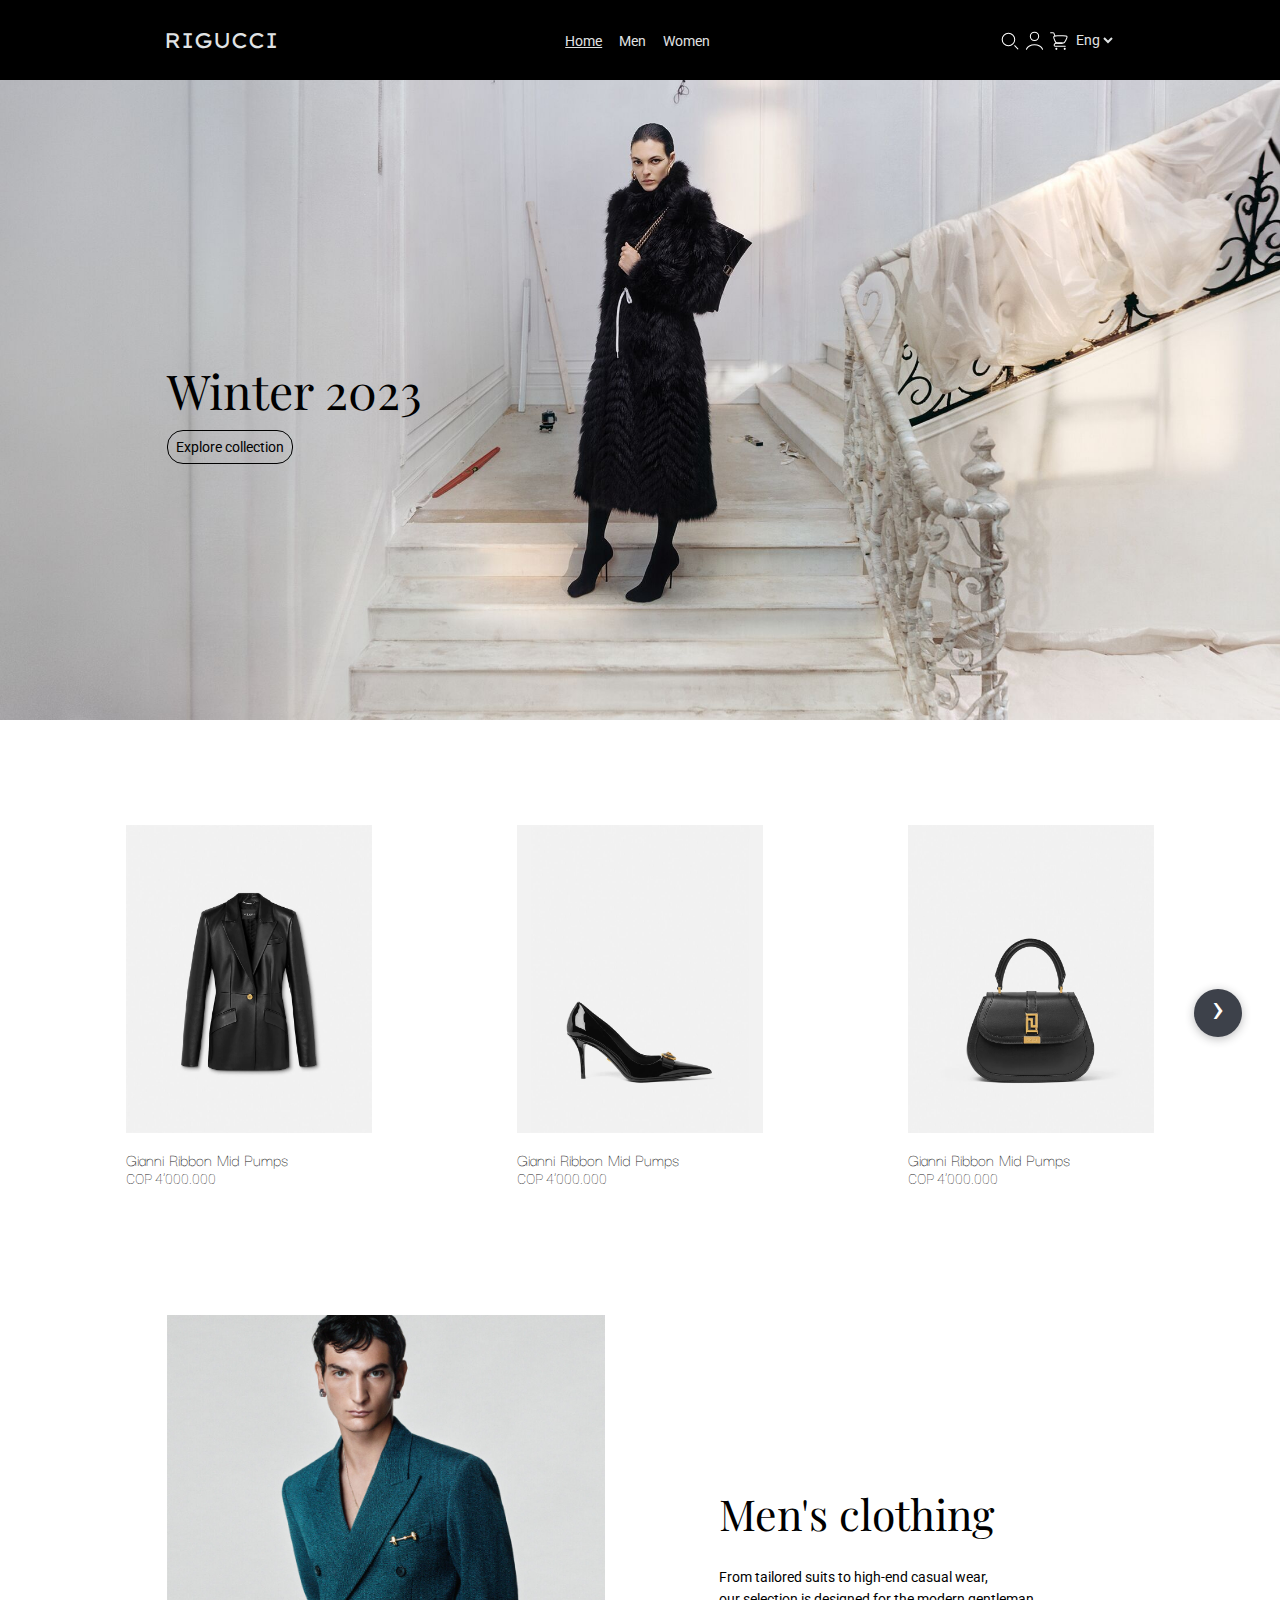
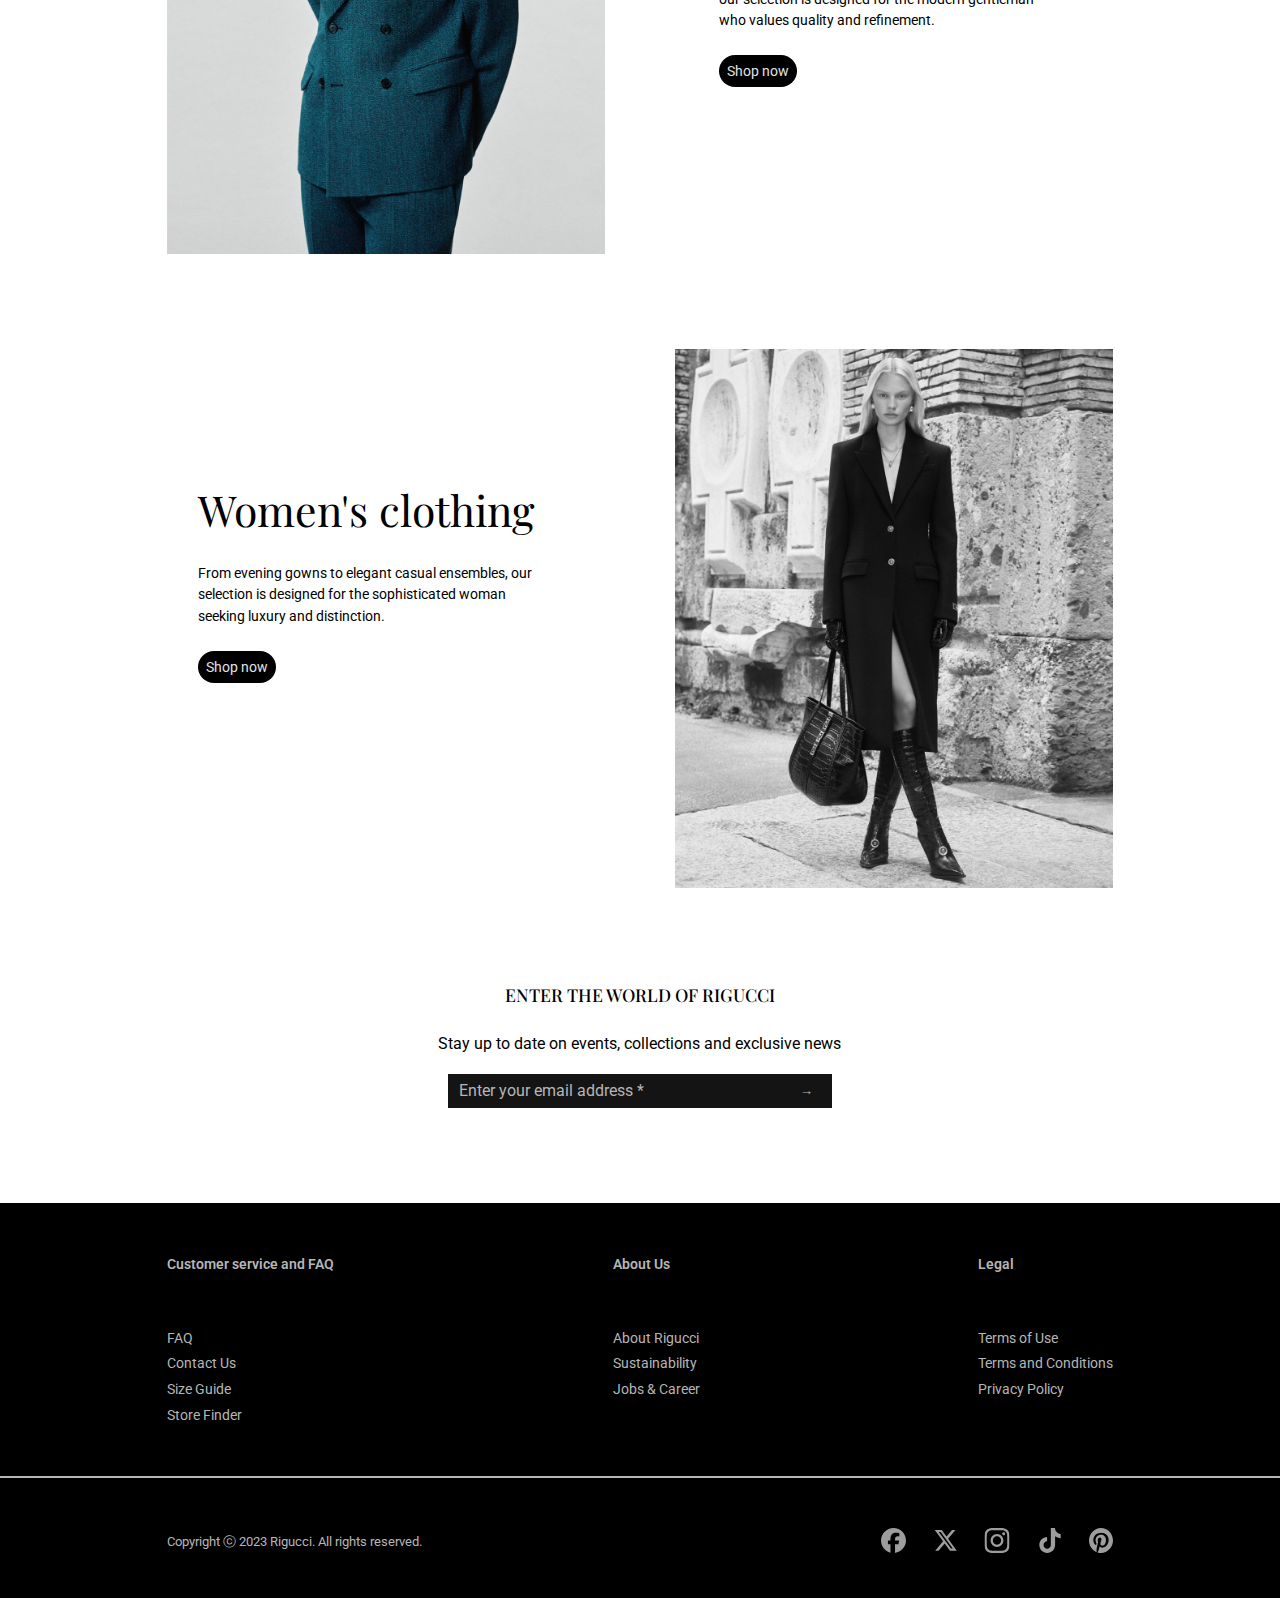
<file: index.html>
<!DOCTYPE html>
<html lang="en">
<head>
    <meta charset="UTF-8">
    <meta name="viewport" content="width=device-width, initial-scale=1.0">
    <title>Rigucci</title>
    <link rel="stylesheet" href="style.css">

    <link rel="preconnect" href="https://fonts.googleapis.com">
    <link rel="preconnect" href="https://fonts.gstatic.com" crossorigin>
    <link href="https://fonts.googleapis.com/css2?family=Darker+Grotesque:wght@700&family=Lexend+Exa:wght@600&family=Playfair+Display:wght@500&family=Roboto:wght@300&display=swap" rel="stylesheet">
    
</head>
<body>
    <header>
        <p class="logo"><a href="">RIGUCCI</a></p>
        <nav class="navigation-links desktop">
            <a href="#">Home</a>
            <a href="pages/men/men.html">Men</a>
            <a href="pages/women/women.html">Women</a>
        </nav>
        <div class="icons desktop">

            <img class="navbar-icon" src="assets/search-icon.svg" alt="">
            <img class="navbar-icon" src="assets/user-icon.svg" alt="">
            <img class="navbar-icon" src="assets/cart.svg" alt="">

            <select name="language" id="language" onchange="location = this.value"> 
                <option value="index.html">
                  Eng
                </option> 
                <option value="index-esp.html">
                  Esp
                </option> 
            </select>
        </div>
        <div class="burguer-icon mobile">
          
          <label for="menu-toggle" id="menu-icon">
            <img src="assets/burguer-menu.svg" alt="">
          </label>
          <input type="checkbox" id="menu-toggle">
          <div id="menu-wrapper">
              <ul id="menu">
                  <li><a href="#">Home</a><br></li>
                  <li><a href="pages/men/men.html">Men</a><br></li>
                  <li><a href="pages/women/women.html">Women</a><br><br><br><br><br><br></li>
                  
                  <li class="li-container">
                    <div class="">
                      <a href="#">
                        <img class="navbar-icon" src="assets/search-icon.svg"     alt="">
                      </a>
                      <a href="#">
                        Search
                      </a>
                    </div>
                  </li>

                  <li class="li-container">
                    <div>
                      <a href="#">
                        <img class="navbar-icon" src="assets/user-icon.svg" alt="">
                      </a>
                      <a href="#">
                        Profile
                      </a>
                    </div>
                  </li>

                  <li class="li-container">
                    <div class="">
                      <a href="#">
                        <img class="navbar-icon" src="assets/user-icon.svg" alt="">
                      </a>
                      <a href="#">
                        Profile
                      </a>
                    </div>
                  </li>

                  <li class="li-container">
                    <div>
                      <select name="language" id="language" onchange="location = this.value"> 
                        <option value="index.html">
                          Eng
                        </option> 
                        <option value="index-esp.html">
                          Esp
                        </option> 
                      </select>
                    </div>
                  </li>
                  

                    
                  
              </ul>
          </div>
        </div>
    </header>
    <div class="hero">
        <img src="assets/hero.jpg" alt="" width="100%" class="hero__img desktop">
        <img src="assets/hero-mobile.jpg" alt="" width="100%" class="mobile">
        <div class="hero__title-btn">
            <p class="hero__title">
                Winter 2023
            </p>
            <a href="./pages/winter/winter.html">
              <button class="hero__btn">Explore collection</button>
            </a>
            
        </div>
    </div>

    <!-- desktop slider -->
    <div class='demo-container desktop'>
      <div class='carousel'>
        <input checked='checked' class='activator' id='carousel-slide-activator-1' name='carousel' type='radio'>
        <input class='activator' id='carousel-slide-activator-2' name='carousel' type='radio'>
        <input class='activator' id='carousel-slide-activator-3' name='carousel' type='radio'>
        <div class='controls'>
          <label class='control control--forward' for='carousel-slide-activator-2'>&#8250;</label>
        </div>
        <div class='controls'>
          <label class='control control--backward' for='carousel-slide-activator-1'>&#8249;</label>
          <label class='control control--forward' for='carousel-slide-activator-3'>&#8250;</label>
        </div>
        <div class='controls'>
          <label class='control control--backward' for='carousel-slide-activator-2'>&#8249;</label>
        </div>
        <div class='screen'>
          <div class='track'>
            <div class='item item--mobile-in-1 item--tablet-in-2 item--desktop-in-3'>
              <div class='demo-content'>
                <img src="assets/versaceBlazer1.webp" 
                width="246px"
                alt="">
                <p>
                  <span>Gianni Ribbon Mid Pumps</span><br>
                  COP 4’000.000
                </p>
              </div>
            </div>
            <div class='item item--mobile-in-1 item--tablet-in-2 item--desktop-in-3'>
              <div class='demo-content'>
                <img src="assets/versaceZapatillas1.webp" 
                width="246px"
                alt="">
                <p>
                  <span>Gianni Ribbon Mid Pumps</span><br>
                  COP 4’000.000
                </p>
              </div>
            </div>
            <div class='item item--mobile-in-1 item--tablet-in-2 item--desktop-in-3'>
              <div class='demo-content'>
                <img src="assets/versaceBolso1.webp" 
                width="246px"
                alt="">
                <p>
                  <span>Gianni Ribbon Mid Pumps</span><br>
                  COP 4’000.000
                </p>
              </div>
            </div>
            <div class='item item--mobile-in-1 item--tablet-in-2 item--desktop-in-3'>
              <div class='demo-content'>
                <img src="assets/versaceZapatillas1.webp" 
                width="246px"
                alt="">
                <p>
                  <span>Gianni Ribbon Mid Pumps</span><br>
                  COP 4’000.000
                </p>
              </div>
            </div>
            <div class='item item--mobile-in-1 item--tablet-in-2 item--desktop-in-3'>
              <div class='demo-content'>
                <img src="assets/versaceZapatillas1.webp" 
                width="246px"
                alt="">
                <p>
                  <span>Gianni Ribbon Mid Pumps</span><br>
                  COP 4’000.000
                </p>
              </div>
            </div>
            <div class='item item--mobile-in-1 item--tablet-in-2 item--desktop-in-3'>
              <div class='demo-content'>
                <img src="assets/versaceZapatillas1.webp" 
                width="246px"
                alt="">
                <p>
                  <span>Gianni Ribbon Mid Pumps</span><br>
                  COP 4’000.000
                </p>
              </div>
            </div>
            <div class='item item--mobile-in-1 item--tablet-in-2 item--desktop-in-3'>
              <div class='demo-content'>
                <img src="assets/versaceZapatillas1.webp" 
                width="246px"
                alt="">
                <p>
                  <span>Gianni Ribbon Mid Pumps</span><br>
                  COP 4’000.000
                </p>
              </div>
            </div>
          </div>
        </div>
      </div>
    </div>

    <!-- mobile-slider -->
    <div class="slider-wrapper mobile">
      <div class="slider">
          <div class="frame">
              <div class="product-info">
                  <img src="assets/versaceBlazer1.webp" width="100%" alt="">
                  <p>
                      <span>Gianni Ribbon Mid Pumps</span><br>
                      COP 4’000.000
                  </p>
              </div>
          </div>
          <div class="frame">
              <div class="product-info">
                  <img src="assets/versaceBlazer1.webp" width="100%" alt="">
                  <p>
                      <span>Gianni Ribbon Mid Pumps</span><br>
                      COP 4’000.000
                  </p>
              </div>
          </div>
          <div class="frame">
              <div class="product-info">
                  <img src="assets/versaceBlazer1.webp" width="100%" alt="">
                  <p>
                      <span>Gianni Ribbon Mid Pumps</span><br>
                      COP 4’000.000
                  </p>
              </div>
          </div>
          <div class="frame">
              <div class="product-info">
                  <img src="assets/versaceBlazer1.webp" width="100%" alt="">
                  <p>
                      <span>Gianni Ribbon Mid Pumps</span><br>
                      COP 4’000.000
                  </p>
              </div>
          </div>
          <div class="frame">
              <!-- <div class="product-info">
                  <img src="assets/versaceBlazer1.webp" width="100%" alt="">
                  <p>
                      <span>Gianni Ribbon Mid Pumps</span><br>
                      COP 4’000.000
                  </p>
              </div> -->
          </div>
      </div>
      <div class="slider-nav">
          <a href="#slide-1"></a>
          <a href="#slide-2"></a>
          <a href="#slide-3"></a>
      </div>
  </div>

    
      
    <!-- main section -->

    <main>
      
      <section class="mens-clothing">
        <img src="assets/mensClothing.jpg" alt="">
        <p class="desktop">
          <span>Men's clothing</span><br><br>
          From tailored suits to high-end casual wear,<br>
          our selection is designed for the modern gentleman
          who values quality and refinement. <br>
          <a href="./pages/men/men.html">
            <button class="main__btn">Shop now</button>
          </a>
        </p>
      </section>
      <section class="womens-clothing">
        <p class="desktop">
          <span>Women's clothing</span><br><br>
          From evening gowns to elegant casual ensembles, 
          our selection is designed for the sophisticated woman
          seeking luxury and distinction. <br>
          <a href="./pages/women/women.html">
            <button class="main__btn">Shop now</button>
          </a>  
        </p>
        <img src="assets/womensClothing.jpg" alt="">
      </section>
      <section class="newsletter">
        <span>ENTER THE WORLD OF RIGUCCI</span> <br>
        <p>
          Stay up to date on events, collections and exclusive news 
          <br>
        </p>
        <div class="wrapper">
          <input id="user-email" name="email" type="email" placeholder="Enter your email address *">
          <button type="submit">&#8594;</button>
        </div>
      </section>
    </main>

    <footer>
      <div class="footer__container">
        <div class="col">
          <p>
            <span>Customer service and FAQ</span> <br>
            FAQ <br>
            Contact Us <br>
            Size Guide <br>
            Store Finder <br>
          </p>
        </div>
        <div class="col">
          <p>
            <span>About Us</span> <br>
            About Rigucci <br>
            Sustainability <br>
            Jobs & Career <br>
          </p>
        </div>
        <div class="col">
          <p>
            <span>Legal</span> <br>
            Terms of Use <br>
            Terms and Conditions <br>
            Privacy Policy <br>
          </p>
        </div>
      </div>
      <hr>
      <div class="copyright">
        <span>Copyright ⓒ 2023 Rigucci. All rights reserved.</span>
        <div class="social-media-icons">
          <ul>
            <li><a href=""><img src="assets/facebook.svg" alt=""></a></li>
            <li><a href=""><img src="assets/ex.svg" alt=""></a></li>
            <li><a href=""><img src="assets/insta.svg" alt=""></a></li>
            <li><a href=""><img src="assets/tiktok.svg" alt=""></a></li>
            <li><a href=""><img src="assets/pinterest.svg" alt=""></a></li>
          </ul>
        </div>
      </div>
    </footer>

</body>
</html>
</file>
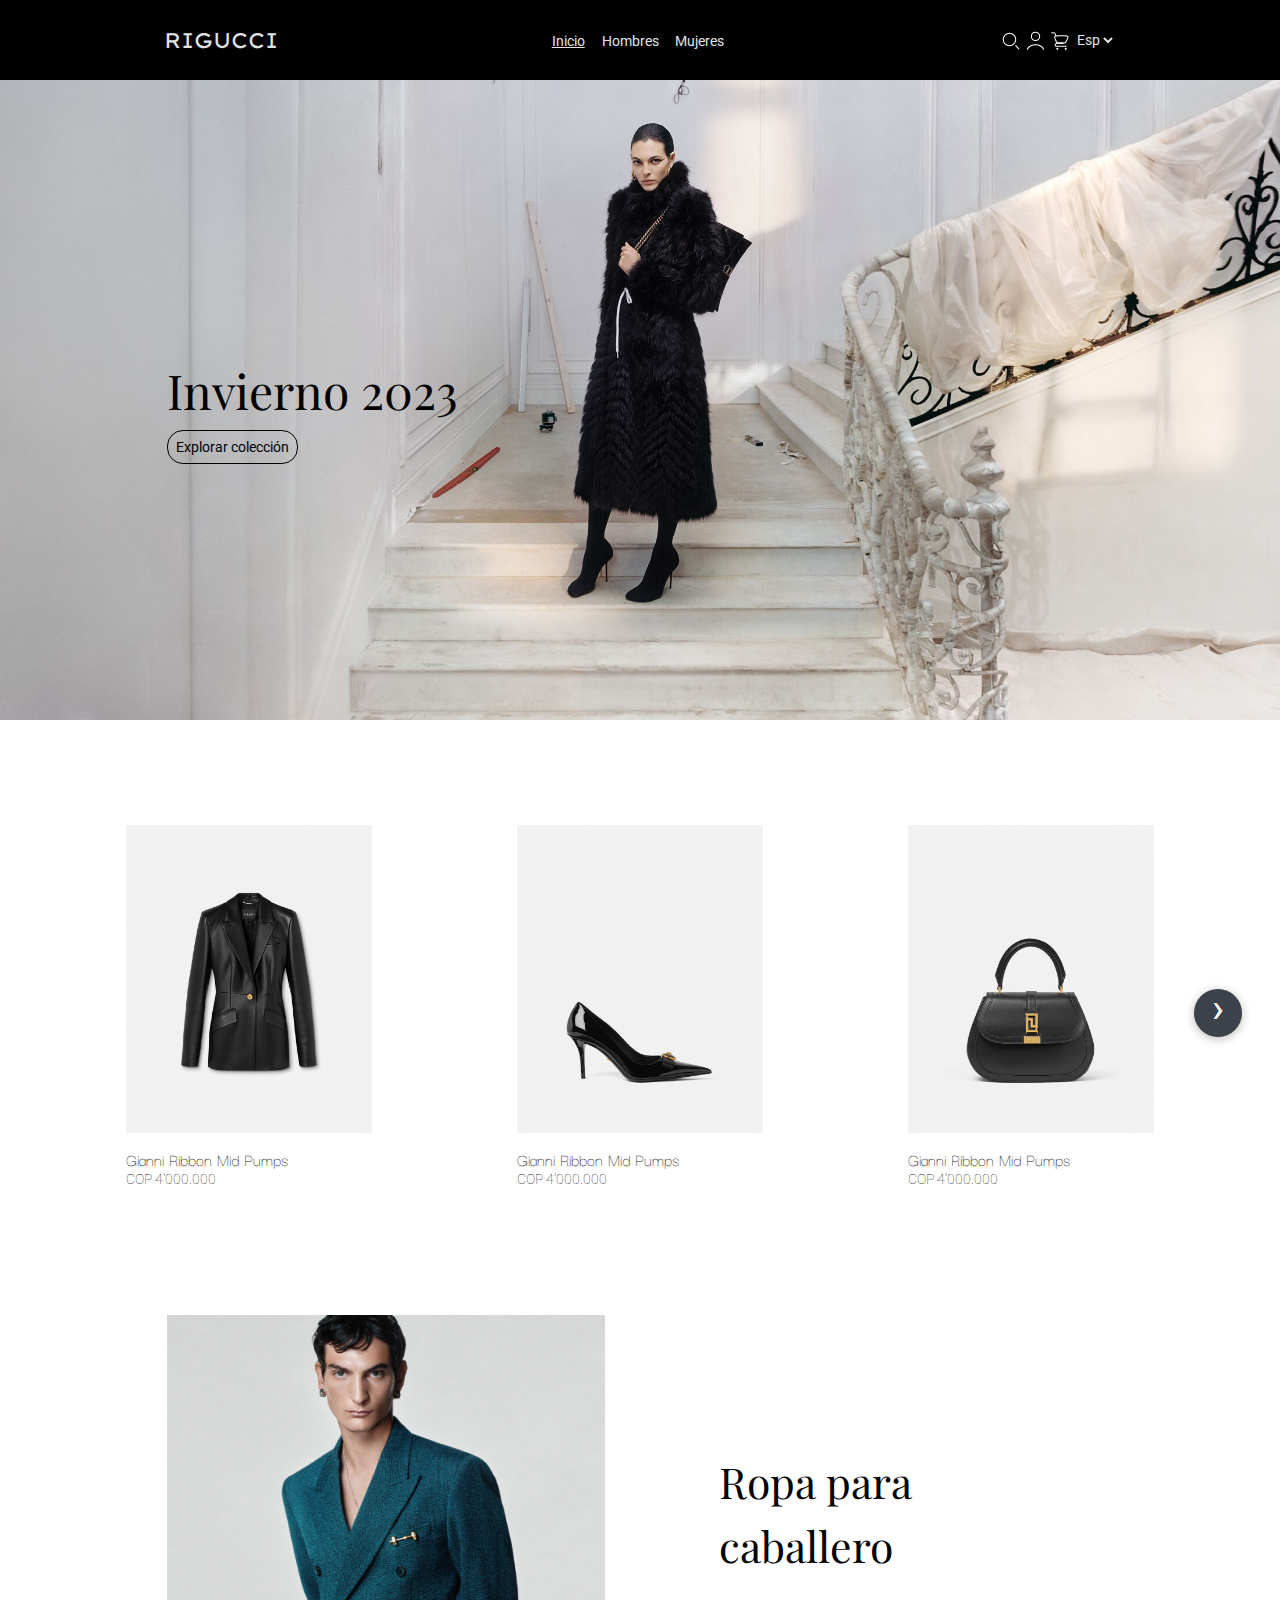
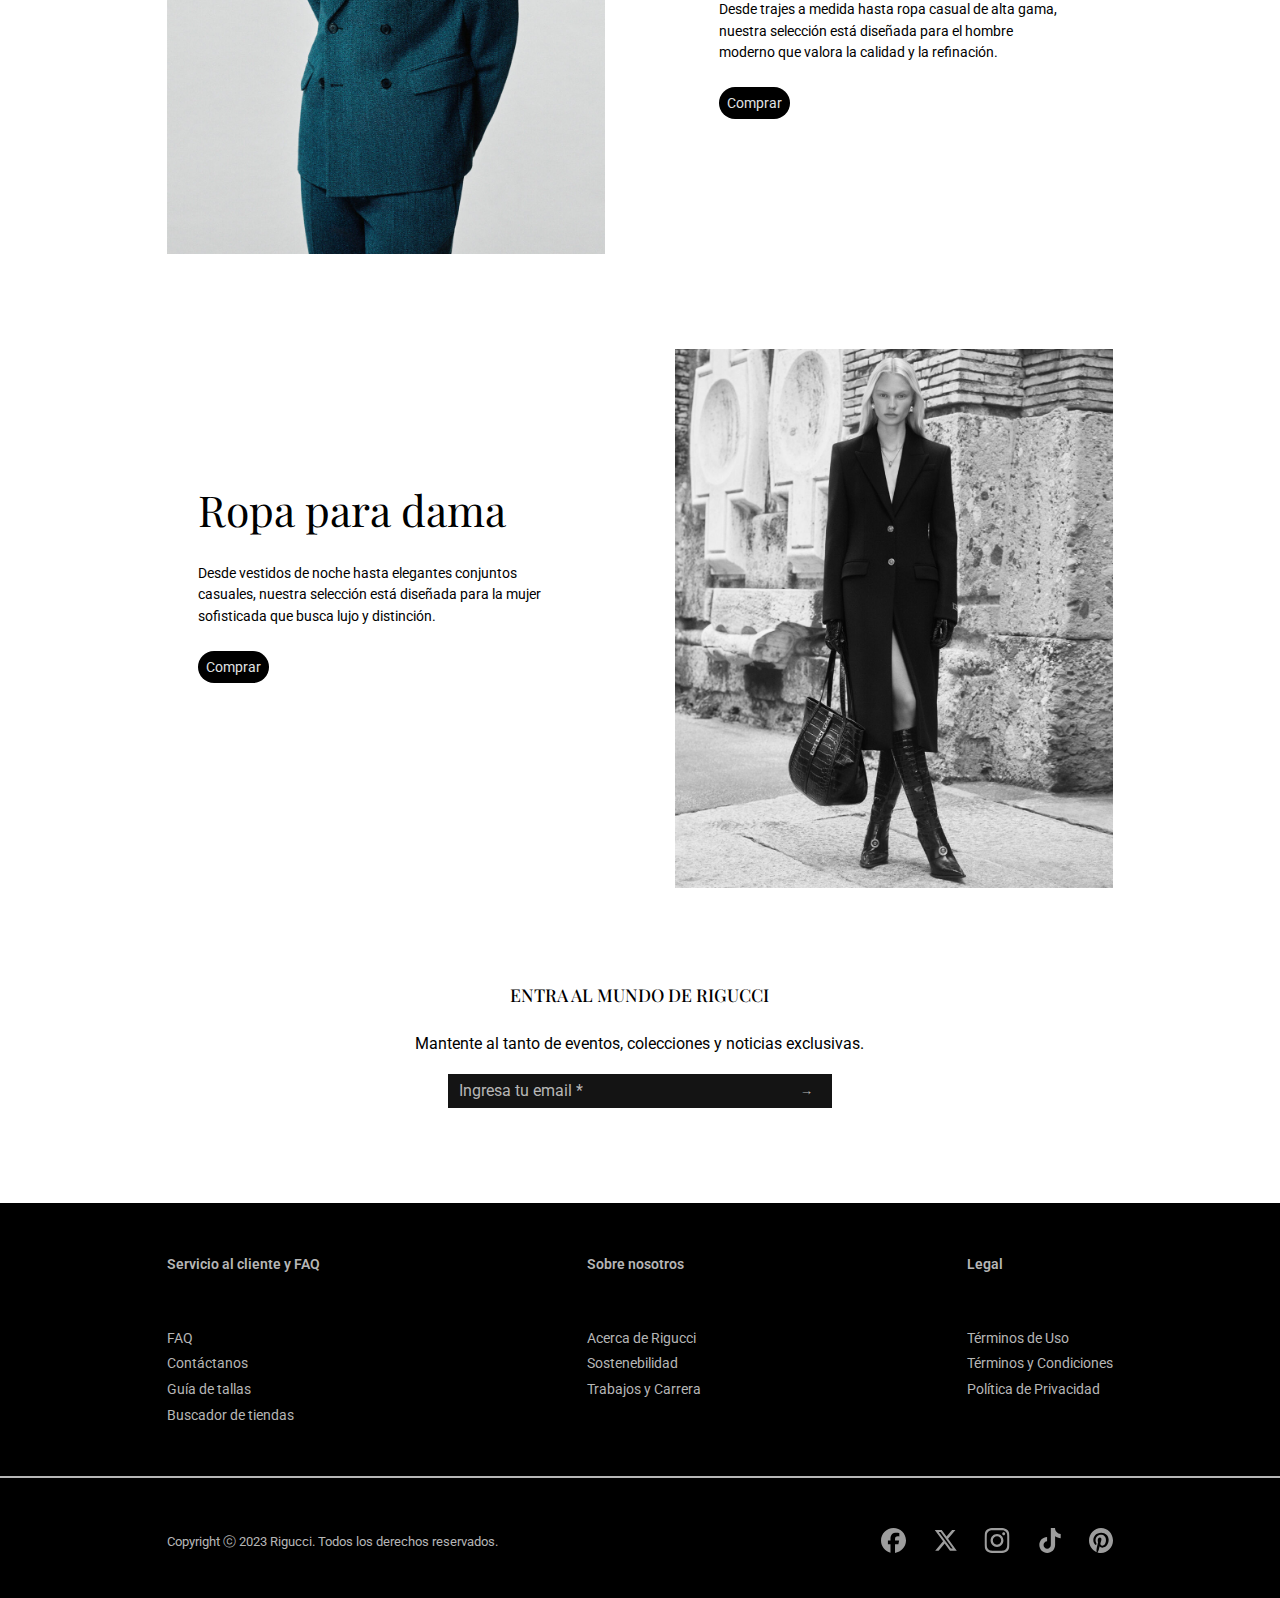
<file: index-esp.html>
<!DOCTYPE html>
<html lang="en">
<head>
    <meta charset="UTF-8">
    <meta name="viewport" content="width=device-width, initial-scale=1.0">
    <title>Rigucci</title>
    <link rel="stylesheet" href="style.css">

    <link rel="preconnect" href="https://fonts.googleapis.com">
    <link rel="preconnect" href="https://fonts.gstatic.com" crossorigin>
    <link href="https://fonts.googleapis.com/css2?family=Darker+Grotesque:wght@700&family=Lexend+Exa:wght@600&family=Playfair+Display:wght@500&family=Roboto:wght@300&display=swap" rel="stylesheet">
    
</head>
<body>
    <header>
        <p class="logo"><a href="">RIGUCCI</a></p>
        <nav class="navigation-links desktop">
            <a href="#">Inicio</a>
            <a href="pages/men/men.html">Hombres</a>
            <a href="pages/women/women.html">Mujeres</a>
        </nav>
        <div class="icons desktop">

            <img class="navbar-icon" src="assets/search-icon.svg" alt="">
            <img class="navbar-icon" src="assets/user-icon.svg" alt="">
            <img class="navbar-icon" src="assets/cart.svg" alt="">

            <select name="language" id="language" onchange="location = this.value"> 
                <option value="index-esp.html">Esp</option> 
                <option value="index.html">
                  Ing
                </option> 
            </select>
        </div>
        <div class="burguer-icon mobile">
          
          <label for="menu-toggle" id="menu-icon">
            <img src="assets/burguer-menu.svg" alt="">
          </label>
          <input type="checkbox" id="menu-toggle">
          <div id="menu-wrapper">
              <ul id="menu">
                  <li><a href="#">Opción 1</a><br></li>
                  <li><a href="#">Opción 2</a><br></li>
                  <li><a href="#">Opción 3</a><br><br><br><br><br><br></li>
                  
                  <li class="li-container">
                    <div class="">
                      <a href="#">
                        <img class="navbar-icon" src="assets/search-icon.svg"     alt="">
                      </a>
                      <a href="#">
                        Buscar
                      </a>
                    </div>
                  </li>

                  <li class="li-container">
                    <div>
                      <a href="#">
                        <img class="navbar-icon" src="assets/user-icon.svg" alt="">
                      </a>
                      <a href="#">
                        Perfil
                      </a>
                    </div>
                  </li>

                  <li class="li-container">
                    <div class="">
                      <a href="#">
                        <img class="navbar-icon" src="assets/user-icon.svg" alt="">
                      </a>
                      <a href="#">
                        Perfil
                      </a>
                    </div>
                  </li>

                  <li class="li-container">
                    <div>
                      <select name="language" id="language" onchange="location = this.value"> 
                        <option value="index-esp.html">Esp</option> 
                        <option value="index.html">
                          Ing
                        </option> 
                    </select>
                    </div>
                  </li>
                  

                    
                  
              </ul>
          </div>
        </div>
    </header>
    <div class="hero">
        <img src="assets/hero.jpg" alt="" width="100%" class="hero__img desktop">
        <img src="assets/hero-mobile.jpg" alt="" width="100%" class="mobile">
        <div class="hero__title-btn">
            <p class="hero__title">
                Invierno 2023
            </p>
            <a href="pages/winter/winter.html">
               <button class="hero__btn">Explorar colección</button>
            </a>
           
        </div>
    </div>

    <!-- desktop slider -->
    <div class='demo-container desktop'>
      <div class='carousel'>
        <input checked='checked' class='activator' id='carousel-slide-activator-1' name='carousel' type='radio'>
        <input class='activator' id='carousel-slide-activator-2' name='carousel' type='radio'>
        <input class='activator' id='carousel-slide-activator-3' name='carousel' type='radio'>
        <div class='controls'>
          <label class='control control--forward' for='carousel-slide-activator-2'>&#8250;</label>
        </div>
        <div class='controls'>
          <label class='control control--backward' for='carousel-slide-activator-1'>&#8249;</label>
          <label class='control control--forward' for='carousel-slide-activator-3'>&#8250;</label>
        </div>
        <div class='controls'>
          <label class='control control--backward' for='carousel-slide-activator-2'>&#8249;</label>
        </div>
        <div class='screen'>
          <div class='track'>
            <div class='item item--mobile-in-1 item--tablet-in-2 item--desktop-in-3'>
              <div class='demo-content'>
                <img src="assets/versaceBlazer1.webp" 
                width="246px"
                alt="">
                <p>
                  <span>Gianni Ribbon Mid Pumps</span><br>
                  COP 4’000.000
                </p>
              </div>
            </div>
            <div class='item item--mobile-in-1 item--tablet-in-2 item--desktop-in-3'>
              <div class='demo-content'>
                <img src="assets/versaceZapatillas1.webp" 
                width="246px"
                alt="">
                <p>
                  <span>Gianni Ribbon Mid Pumps</span><br>
                  COP 4’000.000
                </p>
              </div>
            </div>
            <div class='item item--mobile-in-1 item--tablet-in-2 item--desktop-in-3'>
              <div class='demo-content'>
                <img src="assets/versaceBolso1.webp" 
                width="246px"
                alt="">
                <p>
                  <span>Gianni Ribbon Mid Pumps</span><br>
                  COP 4’000.000
                </p>
              </div>
            </div>
            <div class='item item--mobile-in-1 item--tablet-in-2 item--desktop-in-3'>
              <div class='demo-content'>
                <img src="assets/versaceZapatillas1.webp" 
                width="246px"
                alt="">
                <p>
                  <span>Gianni Ribbon Mid Pumps</span><br>
                  COP 4’000.000
                </p>
              </div>
            </div>
            <div class='item item--mobile-in-1 item--tablet-in-2 item--desktop-in-3'>
              <div class='demo-content'>
                <img src="assets/versaceZapatillas1.webp" 
                width="246px"
                alt="">
                <p>
                  <span>Gianni Ribbon Mid Pumps</span><br>
                  COP 4’000.000
                </p>
              </div>
            </div>
            <div class='item item--mobile-in-1 item--tablet-in-2 item--desktop-in-3'>
              <div class='demo-content'>
                <img src="assets/versaceZapatillas1.webp" 
                width="246px"
                alt="">
                <p>
                  <span>Gianni Ribbon Mid Pumps</span><br>
                  COP 4’000.000
                </p>
              </div>
            </div>
            <div class='item item--mobile-in-1 item--tablet-in-2 item--desktop-in-3'>
              <div class='demo-content'>
                <img src="assets/versaceZapatillas1.webp" 
                width="246px"
                alt="">
                <p>
                  <span>Gianni Ribbon Mid Pumps</span><br>
                  COP 4’000.000
                </p>
              </div>
            </div>
          </div>
        </div>
      </div>
    </div>

    <!-- mobile-slider -->
    <div class="slider-wrapper mobile">
      <div class="slider">
          <div class="frame">
              <div class="product-info">
                  <img src="assets/versaceBlazer1.webp" width="100%" alt="">
                  <p>
                      <span>Gianni Ribbon Mid Pumps</span><br>
                      COP 4’000.000
                  </p>
              </div>
          </div>
          <div class="frame">
              <div class="product-info">
                  <img src="assets/versaceBlazer1.webp" width="100%" alt="">
                  <p>
                      <span>Gianni Ribbon Mid Pumps</span><br>
                      COP 4’000.000
                  </p>
              </div>
          </div>
          <div class="frame">
              <div class="product-info">
                  <img src="assets/versaceBlazer1.webp" width="100%" alt="">
                  <p>
                      <span>Gianni Ribbon Mid Pumps</span><br>
                      COP 4’000.000
                  </p>
              </div>
          </div>
          <div class="frame">
              <div class="product-info">
                  <img src="assets/versaceBlazer1.webp" width="100%" alt="">
                  <p>
                      <span>Gianni Ribbon Mid Pumps</span><br>
                      COP 4’000.000
                  </p>
              </div>
          </div>
          <div class="frame">
              <!-- <div class="product-info">
                  <img src="assets/versaceBlazer1.webp" width="100%" alt="">
                  <p>
                      <span>Gianni Ribbon Mid Pumps</span><br>
                      COP 4’000.000
                  </p>
              </div> -->
          </div>
      </div>
      <div class="slider-nav">
          <a href="#slide-1"></a>
          <a href="#slide-2"></a>
          <a href="#slide-3"></a>
      </div>
  </div>

    
      
    <!-- main section -->

    <main>
      
      <section class="mens-clothing">
        <img src="assets/mensClothing.jpg" alt="">
        <p class="desktop">
          <span>Ropa para caballero</span><br><br>
          Desde trajes a medida hasta ropa casual de alta gama,
          nuestra selección está diseñada para el hombre moderno que valora la calidad y la refinación. <br>
        <a href="pages/men/men-esp.html">
          <button class="main__btn">Comprar</button>
        </a>
        </p>
      </section>
      <section class="womens-clothing">
        <p class="desktop">
          <span>Ropa para dama</span><br><br>
          Desde vestidos de noche hasta elegantes conjuntos casuales, 
          nuestra selección está diseñada para la mujer sofisticada 
          que busca lujo y distinción. <br>
          <a href="pages/women/women-esp.html">
            <button class="main__btn">Comprar</button>
          </a>
        </p>
        <img src="assets/womensClothing.jpg" alt="">
      </section>
      <section class="newsletter">
        <span>ENTRA AL MUNDO DE RIGUCCI</span> <br>
        <p>
          Mantente al tanto de eventos, colecciones y noticias exclusivas. 
          <br>
        </p>
        <div class="wrapper">
          <input id="user-email" name="email" type="email" placeholder="Ingresa tu email *">
          <button type="submit">&#8594;</button>
        </div>
      </section>
    </main>

    <footer>
      <div class="footer__container">
        <div class="col">
          <p>
            <span>Servicio al cliente y FAQ</span> <br>
            FAQ <br>
            Contáctanos <br>
            Guía de tallas <br>
            Buscador de tiendas <br>
          </p>
        </div>
        <div class="col">
          <p>
            <span>Sobre nosotros</span> <br>
            Acerca de Rigucci <br>
            Sostenebilidad <br>
            Trabajos y Carrera <br>
          </p>
        </div>
        <div class="col">
          <p>
            <span>Legal</span> <br>
            Términos de Uso <br>
            Términos y Condiciones <br>
            Política de Privacidad <br>
          </p>
        </div>
      </div>
      <hr>
      <div class="copyright">
        <span>Copyright ⓒ 2023 Rigucci. Todos los derechos reservados.</span>
        <div class="social-media-icons">
          <ul>
            <li><a href=""><img src="assets/facebook.svg" alt=""></a></li>
            <li><a href=""><img src="assets/ex.svg" alt=""></a></li>
            <li><a href=""><img src="assets/insta.svg" alt=""></a></li>
            <li><a href=""><img src="assets/tiktok.svg" alt=""></a></li>
            <li><a href=""><img src="assets/pinterest.svg" alt=""></a></li>
          </ul>
        </div>
      </div>
    </footer>

    

</body>
</html>
</file>
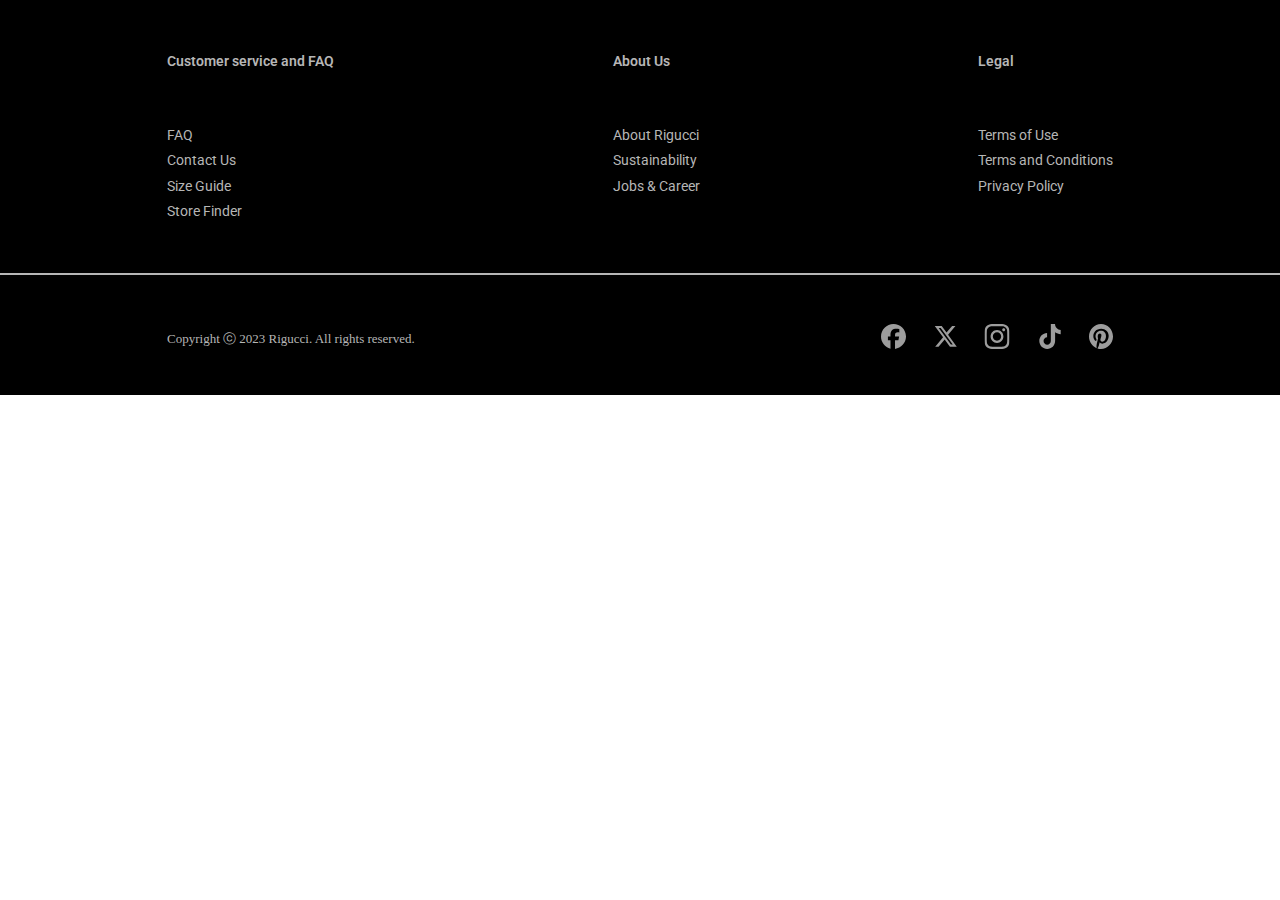
<file: pages/footer/footer.html>
<!DOCTYPE html>
<html lang="en">
<head>
    <meta charset="UTF-8">
    <meta name="viewport" content="width=device-width, initial-scale=1.0">
    <title>Document</title>
    <link rel="stylesheet" href="style.css">
    <link rel="preconnect" href="https://fonts.googleapis.com">
    <link rel="preconnect" href="https://fonts.gstatic.com" crossorigin>
    <link href="https://fonts.googleapis.com/css2?family=Darker+Grotesque:wght@700&family=Lexend+Exa:wght@600&family=Playfair+Display:wght@500&family=Roboto:wght@300&display=swap" rel="stylesheet">
</head>
<body>
    <footer>
        <div class="footer__container">
          <div class="col">
            <p>
              <span>Customer service and FAQ</span> <br>
              FAQ <br>
              Contact Us <br>
              Size Guide <br>
              Store Finder <br>
            </p>
          </div>
          <div class="col">
            <p>
              <span>About Us</span> <br>
              About Rigucci <br>
              Sustainability <br>
              Jobs & Career <br>
            </p>
          </div>
          <div class="col">
            <p>
              <span>Legal</span> <br>
              Terms of Use <br>
              Terms and Conditions <br>
              Privacy Policy <br>
            </p>
          </div>
        </div>
        <hr>
        <div class="copyright">
          <span>Copyright ⓒ 2023 Rigucci. All rights reserved.</span>
          <div class="social-media-icons">
            <ul>
              <li><a href=""><img src="../../assets/facebook.svg" alt=""></a></li>
              <li><a href=""><img src="../../assets/ex.svg" alt=""></a></li>
              <li><a href=""><img src="../../assets/insta.svg" alt=""></a></li>
              <li><a href=""><img src="../../assets/tiktok.svg" alt=""></a></li>
              <li><a href=""><img src="../../assets/pinterest.svg" alt=""></a></li>
            </ul>
          </div>
        </div>
      </footer>
</body>
</html>
</file>
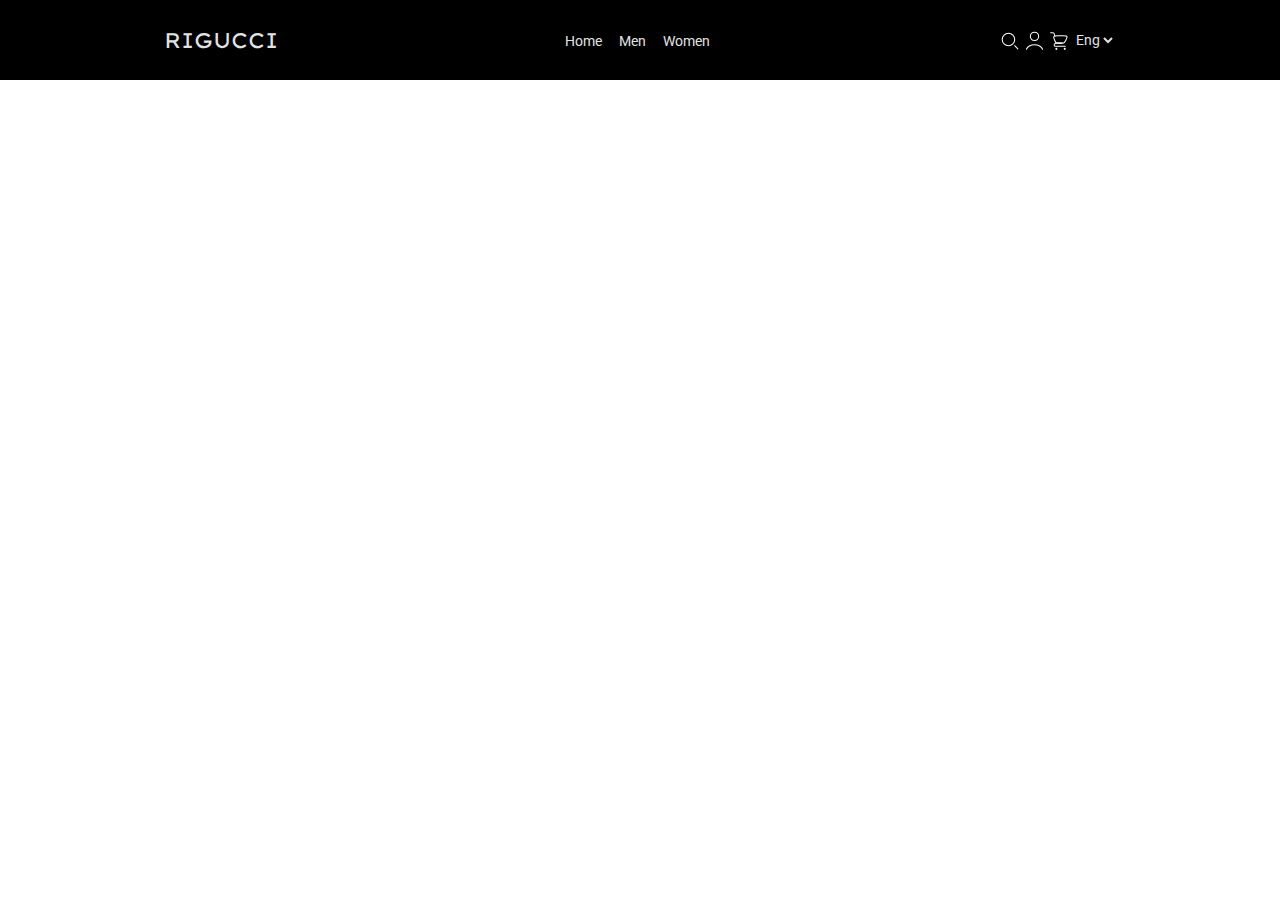
<file: pages/header/header.html>
<!DOCTYPE html>
<html lang="en">
<head>
    <meta charset="UTF-8">
    <meta name="viewport" content="width=device-width, initial-scale=1.0">
    <title>Document</title>
    <link rel="stylesheet" href="style.css">
    <link rel="preconnect" href="https://fonts.googleapis.com">
    <link rel="preconnect" href="https://fonts.gstatic.com" crossorigin>
    <link href="https://fonts.googleapis.com/css2?family=Darker+Grotesque:wght@700&family=Lexend+Exa:wght@600&family=Playfair+Display:wght@500&family=Roboto:wght@300&display=swap" rel="stylesheet">
</head>
<body>
    <header>
        <p class="logo"><a href="">RIGUCCI</a></p>
        <nav class="navigation-links desktop">
            <a href="#">Home</a>
            <a href="#">Men</a>
            <a href="pages/women/women.html">Women</a>
        </nav>
        <div class="icons desktop">

            <img class="navbar-icon" src="../../assets/search-icon.svg" alt="">
            <img class="navbar-icon" src="../../assets/user-icon.svg" alt="">
            <img class="navbar-icon" src="../../assets/cart.svg" alt="">

            <select name="language" id="language"> 
                <option value="English">Eng</option> 
                <option value="Espaniol">Esp</option> 
            </select>
        </div>
        <div class="burguer-icon mobile">
          
          <label for="menu-toggle" id="menu-icon">
            <img src="../../assets/burguer-menu.svg" alt="">
          </label>
          <input type="checkbox" id="menu-toggle">
          <div id="menu-wrapper">
              <ul id="menu">
                  <li><a href="#">Opción 1</a><br></li>
                  <li><a href="#">Opción 2</a><br></li>
                  <li><a href="#">Opción 3</a><br><br><br><br><br><br></li>
                  
                  <li class="li-container">
                    <div class="">
                      <a href="#">
                        <img class="navbar-icon" src="../../assets/search-icon.svg"     alt="">
                      </a>
                      <a href="#">
                        Search
                      </a>
                    </div>
                  </li>

                  <li class="li-container">
                    <div>
                      <a href="#">
                        <img class="navbar-icon" src="../../assets/user-icon.svg" alt="">
                      </a>
                      <a href="#">
                        Profile
                      </a>
                    </div>
                  </li>

                  <li class="li-container">
                    <div class="">
                      <a href="#">
                        <img class="navbar-icon" src="../../assets/user-icon.svg" alt="">
                      </a>
                      <a href="#">
                        Profile
                      </a>
                    </div>
                  </li>

                  <li class="li-container">
                    <div>
                      <select name="language" id="language"> 
                        <option value="English">Eng</option> 
                        <option value="Espaniol">Esp</option> 
                      </select>
                    </div>
                  </li>
                  

                    
                  
              </ul>
          </div>
        </div>
    </header>
</html>
</file>
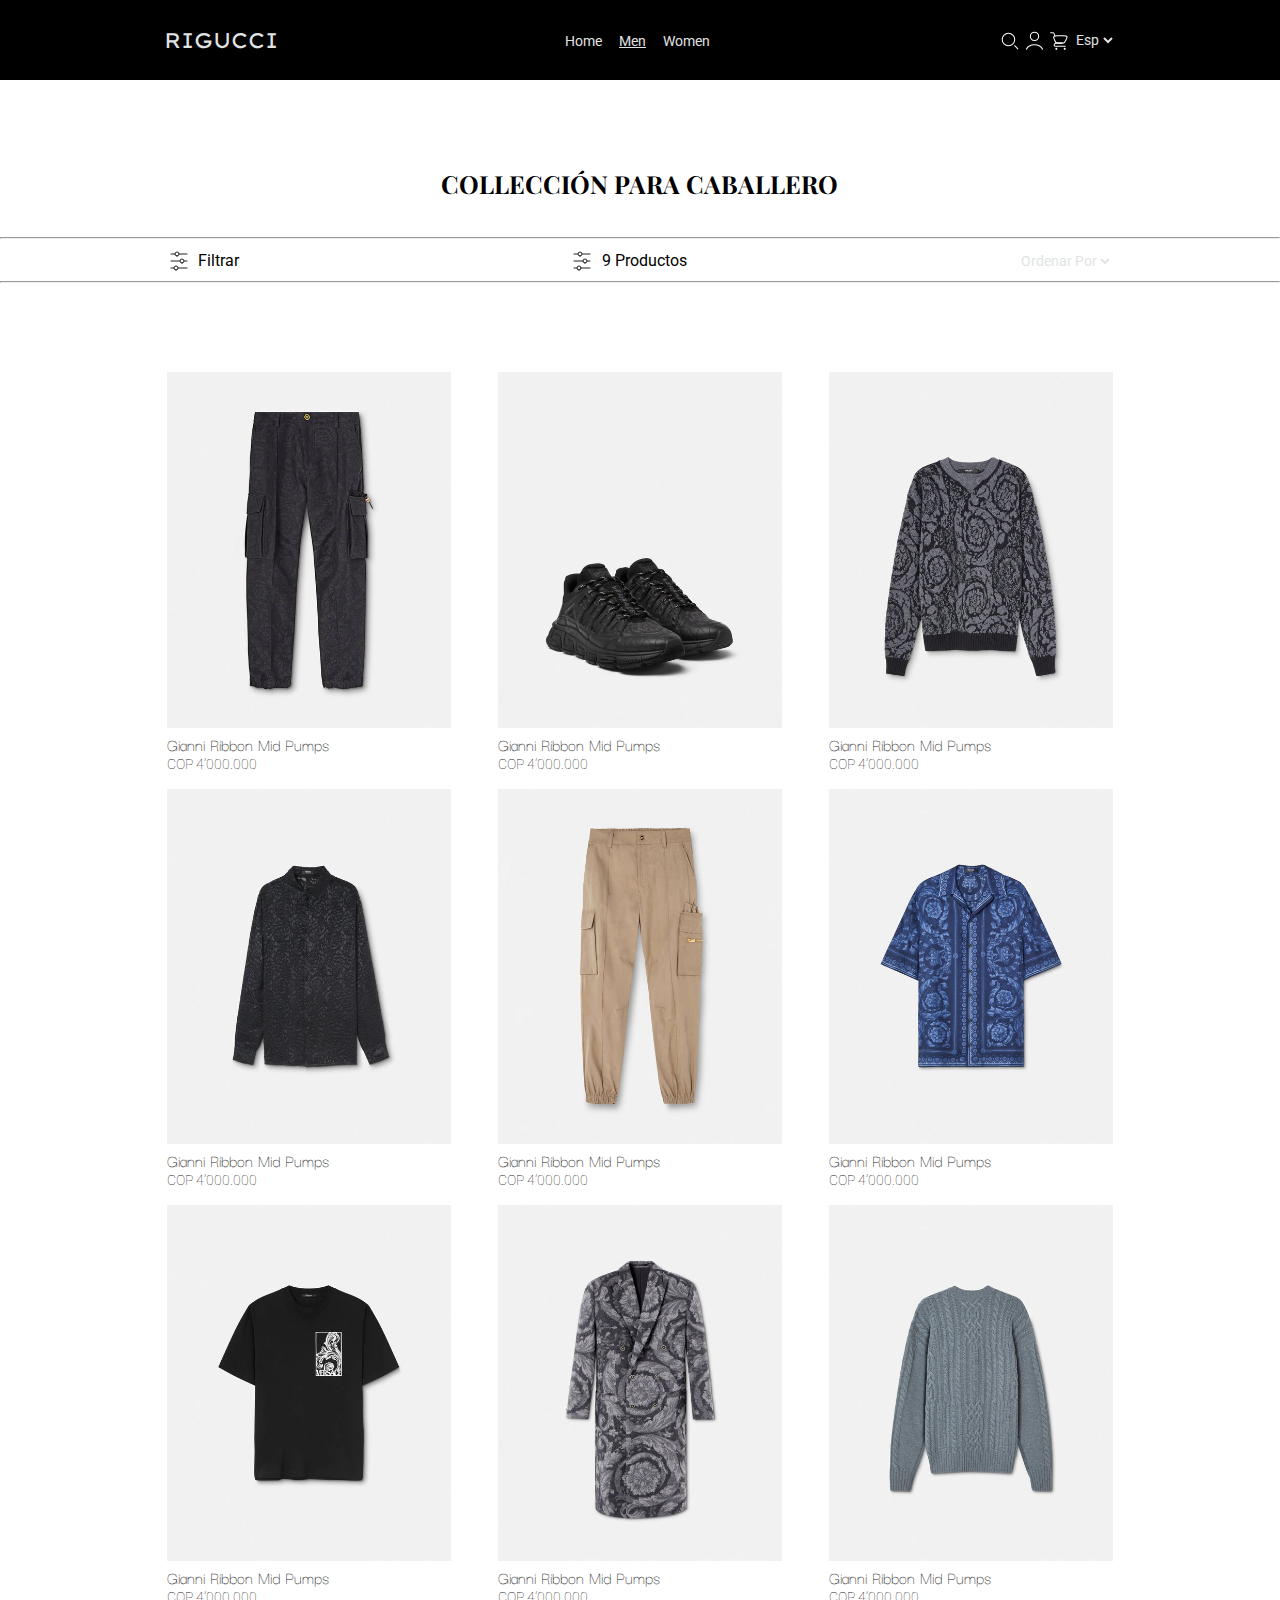
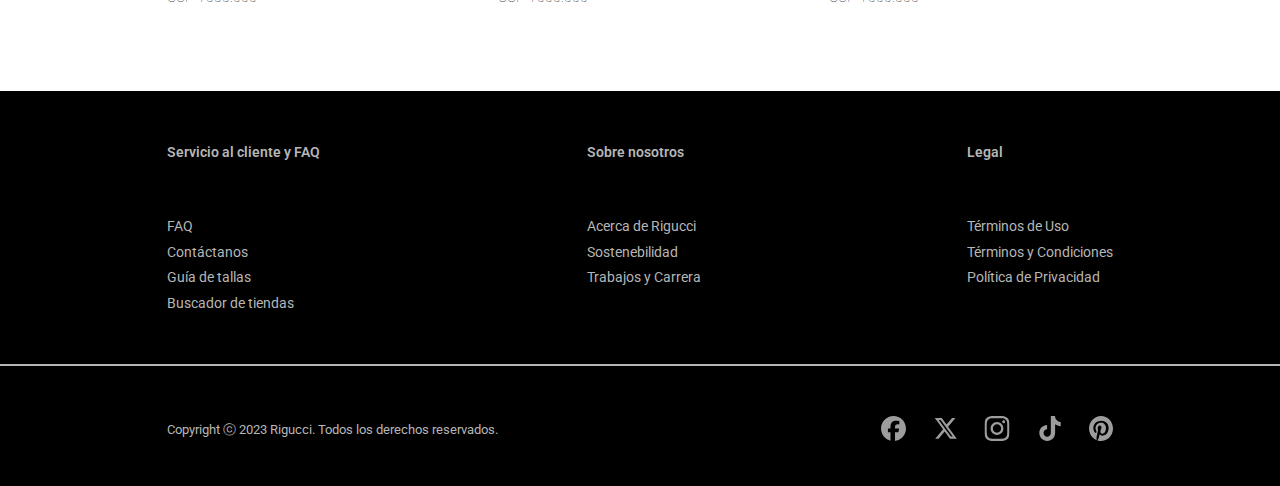
<file: pages/men/men-esp.html>
<!DOCTYPE html>
<html lang="en">
<head>
    <meta charset="UTF-8">
    <meta name="viewport" content="width=device-width, initial-scale=1.0">
    <title>Rigucci</title>
    <link rel="stylesheet" href="style.css">

    <link rel="preconnect" href="https://fonts.googleapis.com">
    <link rel="preconnect" href="https://fonts.gstatic.com" crossorigin>
    <link href="https://fonts.googleapis.com/css2?family=Darker+Grotesque:wght@700&family=Lexend+Exa:wght@600&family=Playfair+Display:wght@500&family=Roboto:wght@300&display=swap" rel="stylesheet">
    
</head>
<body>
    <header>
        <p class="logo"><a href="../../index.html">RIGUCCI</a></p>
        <nav class="navigation-links desktop">
            <a href="../../index.html">Home</a>
            <a href="#">Men</a>
            <a href="../women/women.html">Women</a>
        </nav>
        <div class="icons desktop">

            <img class="navbar-icon" src="../../assets/search-icon.svg" alt="">
            <img class="navbar-icon" src="../../assets/user-icon.svg" alt="">
            <img class="navbar-icon" src="../../assets/cart.svg" alt="">

            <select name="language" id="language" onchange="location = this.value"> 
              <option value="men-esp.html">
                Esp
              </option> 
              <option value="men.html">
                Eng
              </option> 
          </select>

        </div>
        <div class="burguer-icon mobile">
          
          <label for="menu-toggle" id="menu-icon">
            <img src="../../assets/burguer-menu.svg" alt="">
          </label>
          <input type="checkbox" id="menu-toggle">
          <div id="menu-wrapper">
              <ul id="menu">
                  <li><a href="#">Opción 1</a><br></li>
                  <li><a href="#">Opción 2</a><br></li>
                  <li><a href="#">Opción 3</a><br><br><br><br><br><br></li>
                  
                  <li class="li-container">
                    <div class="">
                      <a href="#">
                        <img class="navbar-icon" src="../../assets/search-icon.svg"     alt="">
                      </a>
                      <a href="#">
                        Buscar
                      </a>
                    </div>
                  </li>

                  <li class="li-container">
                    <div>
                      <a href="#">
                        <img class="navbar-icon" src="../../assets/user-icon.svg" alt="">
                      </a>
                      <a href="#">
                        Perfil
                      </a>
                    </div>
                  </li>

                  <li class="li-container">
                    <div class="">
                      <a href="#">
                        <img class="navbar-icon" src="../../assets/user-icon.svg" alt="">
                      </a>
                      <a href="#">
                        Perfil
                      </a>
                    </div>
                  </li>

                  <li class="li-container">
                    <div>
                      <select name="language" id="language" onchange="location = this.value"> 
                        <option value="men-esp.html">
                          Esp
                        </option> 
                        <option value="men.html">
                          Eng
                        </option> 
                    </select>
                    </div>
                  </li>
                  

                    
                  
              </ul>
          </div>
        </div>
    </header>
    
    <main>
      <h1>COLLECCIÓN PARA CABALLERO</h1>
      <div class="main-menu">
        <hr>
        <div class="container">
          <div>
            <img src="../../assets/filter-icon.svg" alt="">
            <span>Filtrar</span>
          </div>
          <div>
            <img src="../../assets/filter-icon.svg" alt="">
            <span>9 Productos</span>
          </div>
          <select name="language" id="language"> 
            <option value="Sort">Ordenar Por</option>
            <option value="English">Ing</option> 
            <option value="Espaniol">Esp</option> 
          </select>
        </div>
        <hr>
      </div>
      <div class="clothes-wrapper">

        <div class="product-card">
          <img src="../../assets/menSection1.webp" alt="">
          <p>
            <span>Gianni Ribbon Mid Pumps</span> <br>
            COP 4’000.000
          </p>
        </div>

        <div class="product-card">
          <img src="../../assets/menSection2.webp" alt="">
          <p>
            <span>Gianni Ribbon Mid Pumps</span> <br>
            COP 4’000.000
          </p>
        </div>

        <div class="product-card">
          <img src="../../assets/menSection3.webp" alt="">
          <p>
            <span>Gianni Ribbon Mid Pumps</span> <br>
            COP 4’000.000
          </p>
        </div>

        <div class="product-card">
          <img src="../../assets/menSection4.webp" alt="">
          <p>
            <span>Gianni Ribbon Mid Pumps</span> <br>
            COP 4’000.000
          </p>
        </div>

        <div class="product-card">
          <img src="../../assets/menSection5.webp" alt="">
          <p>
            <span>Gianni Ribbon Mid Pumps</span> <br>
            COP 4’000.000
          </p>
        </div>

        <div class="product-card">
          <img src="../../assets/menSection6.webp" alt="">
          <p>
            <span>Gianni Ribbon Mid Pumps</span> <br>
            COP 4’000.000
          </p>
        </div>

        <div class="product-card">
          <img src="../../assets/menSection7.webp" alt="">
          <p>
            <span>Gianni Ribbon Mid Pumps</span> <br>
            COP 4’000.000
          </p>
        </div>

        <div class="product-card">
          <img src="../../assets/menSection8.webp" alt="">
          <p>
            <span>Gianni Ribbon Mid Pumps</span> <br>
            COP 4’000.000
          </p>
        </div>

        <div class="product-card">
          <img src="../../assets/menSection9.webp" alt="">
          <p>
            <span>Gianni Ribbon Mid Pumps</span> <br>
            COP 4’000.000
          </p>
        </div>

      </div>
      
    </main>

    <footer>
      <div class="footer__container">
        <div class="col">
          <p>
            <span>Servicio al cliente y FAQ</span> <br>
            FAQ <br>
            Contáctanos <br>
            Guía de tallas <br>
            Buscador de tiendas <br>
          </p>
        </div>
        <div class="col">
          <p>
            <span>Sobre nosotros</span> <br>
            Acerca de Rigucci <br>
            Sostenebilidad <br>
            Trabajos y Carrera <br>
          </p>
        </div>
        <div class="col">
          <p>
            <span>Legal</span> <br>
            Términos de Uso <br>
            Términos y Condiciones <br>
            Política de Privacidad <br>
          </p>
        </div>
      </div>
      <hr>
      <div class="copyright">
        <span>Copyright ⓒ 2023 Rigucci. Todos los derechos reservados.</span>
        <div class="social-media-icons">
          <ul>
            <li><a href=""><img src="../../assets/facebook.svg" alt=""></a></li>
            <li><a href=""><img src="../../assets/ex.svg" alt=""></a></li>
            <li><a href=""><img src="../../assets/insta.svg" alt=""></a></li>
            <li><a href=""><img src="../../assets/tiktok.svg" alt=""></a></li>
            <li><a href=""><img src="../../assets/pinterest.svg" alt=""></a></li>
          </ul>
        </div>
      </div>
    </footer>

</body>
</html>
</file>
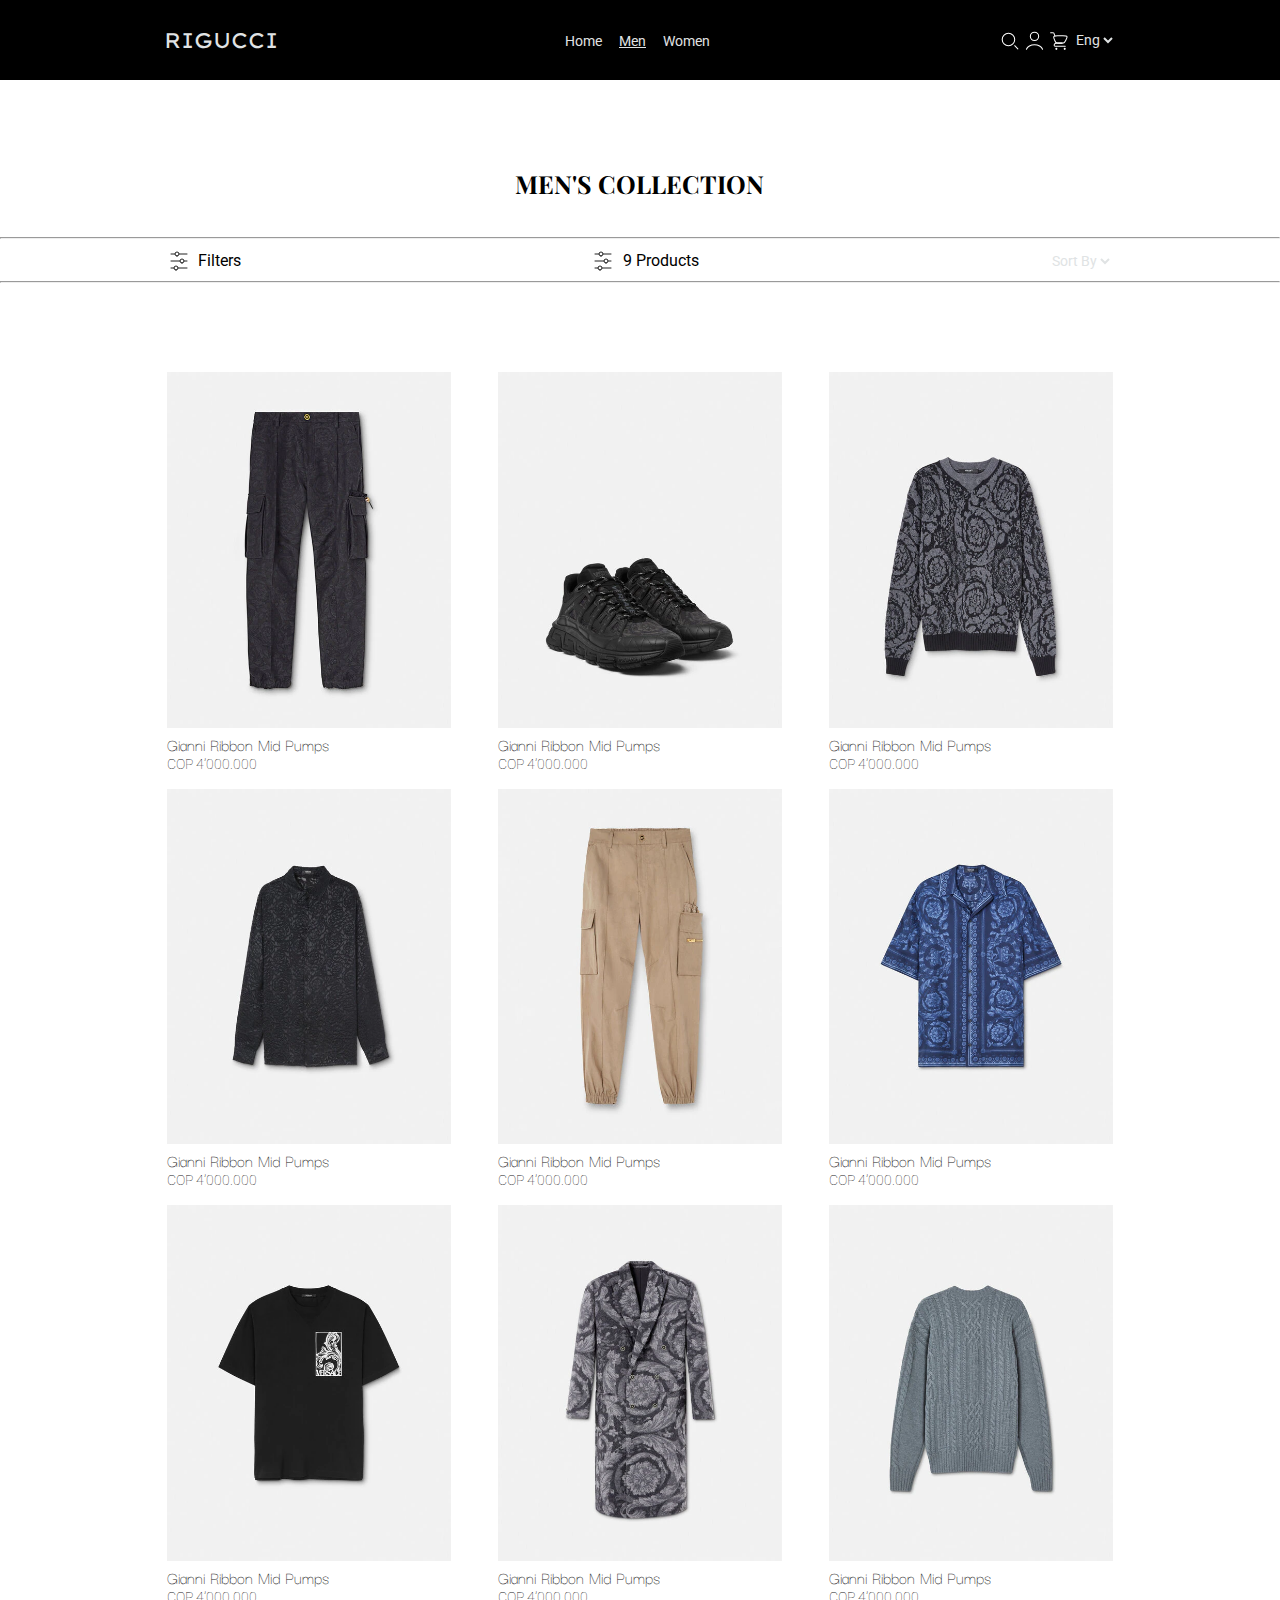
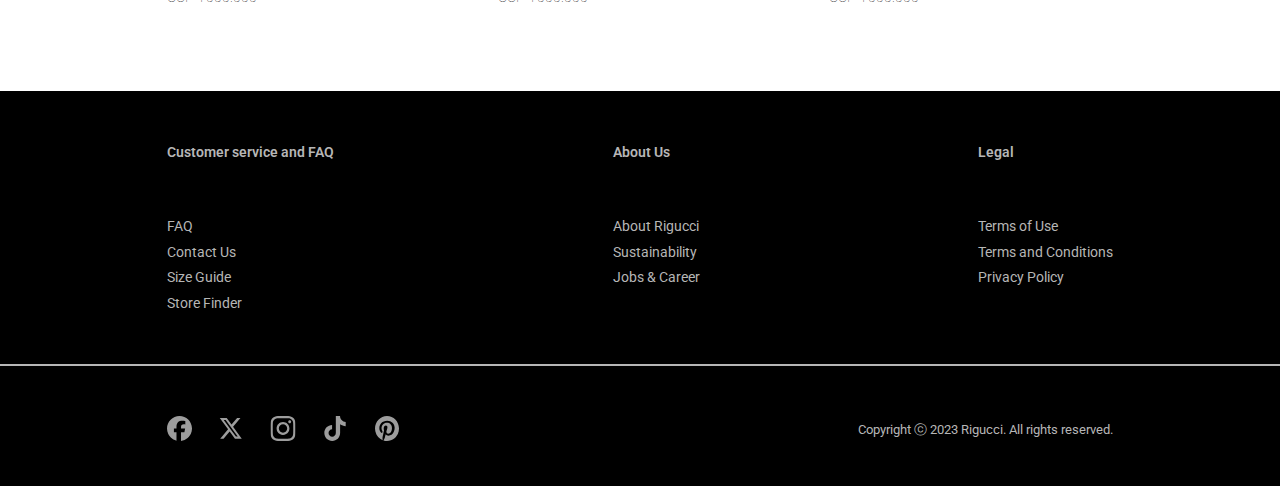
<file: pages/men/men.html>
<!DOCTYPE html>
<html lang="en">
<head>
    <meta charset="UTF-8">
    <meta name="viewport" content="width=device-width, initial-scale=1.0">
    <title>Rigucci</title>
    <link rel="stylesheet" href="style.css">

    <link rel="preconnect" href="https://fonts.googleapis.com">
    <link rel="preconnect" href="https://fonts.gstatic.com" crossorigin>
    <link href="https://fonts.googleapis.com/css2?family=Darker+Grotesque:wght@700&family=Lexend+Exa:wght@600&family=Playfair+Display:wght@500&family=Roboto:wght@300&display=swap" rel="stylesheet">
    
</head>
<body>
    <header>
        <p class="logo"><a href="../../index.html">RIGUCCI</a></p>
        <nav class="navigation-links desktop">
            <a href="../../index.html">Home</a>
            <a href="#">Men</a>
            <a href="../women/women.html">Women</a>
        </nav>
        <div class="icons desktop">

            <img class="navbar-icon" src="../../assets/search-icon.svg" alt="">
            <img class="navbar-icon" src="../../assets/user-icon.svg" alt="">
            <img class="navbar-icon" src="../../assets/cart.svg" alt="">

            <select name="language" id="language" onchange="location = this.value"> 
              <option value="men.html">
                Eng
              </option> 
              <option value="men-esp.html">
                Esp
              </option> 
          </select>
          
        </div>
        <div class="burguer-icon mobile">
          
          <label for="menu-toggle" id="menu-icon">
            <img src="../../assets/burguer-menu.svg" alt="">
          </label>
          <input type="checkbox" id="menu-toggle">
          <div id="menu-wrapper">
              <ul id="menu">
                  <li><a href="#">Opción 1</a><br></li>
                  <li><a href="#">Opción 2</a><br></li>
                  <li><a href="#">Opción 3</a><br><br><br><br><br><br></li>
                  
                  <li class="li-container">
                    <div class="">
                      <a href="#">
                        <img class="navbar-icon" src="../../assets/search-icon.svg"     alt="">
                      </a>
                      <a href="#">
                        Search
                      </a>
                    </div>
                  </li>

                  <li class="li-container">
                    <div>
                      <a href="#">
                        <img class="navbar-icon" src="../../assets/user-icon.svg" alt="">
                      </a>
                      <a href="#">
                        Profile
                      </a>
                    </div>
                  </li>

                  <li class="li-container">
                    <div class="">
                      <a href="#">
                        <img class="navbar-icon" src="../../assets/user-icon.svg" alt="">
                      </a>
                      <a href="#">
                        Profile
                      </a>
                    </div>
                  </li>

                  <li class="li-container">
                    <div>
                      <select name="language" id="language" onchange="location = this.value"> 
                        <option value="men.html">
                          Eng
                        </option> 
                        <option value="men-esp.html">
                          Esp
                        </option> 
                    </select>
                    </div>
                  </li>
                  

                    
                  
              </ul>
          </div>
        </div>
    </header>
    
    <main>
      <h1>MEN'S COLLECTION</h1>
      <div class="main-menu">
        <hr>
        <div class="container">
          <div>
            <img src="../../assets/filter-icon.svg" alt="">
            <span>Filters</span>
          </div>
          <div>
            <img src="../../assets/filter-icon.svg" alt="">
            <span>9 Products</span>
          </div>
          <select name="language" id="language"> 
            <option value="Sort">Sort By</option>
            <option value="English">Eng</option> 
            <option value="Espaniol">Esp</option> 
          </select>
        </div>
        <hr>
      </div>
      <div class="clothes-wrapper">

        <div class="product-card">
          <img src="../../assets/menSection1.webp" alt="">
          <p>
            <span>Gianni Ribbon Mid Pumps</span> <br>
            COP 4’000.000
          </p>
        </div>

        <div class="product-card">
          <img src="../../assets/menSection2.webp" alt="">
          <p>
            <span>Gianni Ribbon Mid Pumps</span> <br>
            COP 4’000.000
          </p>
        </div>

        <div class="product-card">
          <img src="../../assets/menSection3.webp" alt="">
          <p>
            <span>Gianni Ribbon Mid Pumps</span> <br>
            COP 4’000.000
          </p>
        </div>

        <div class="product-card">
          <img src="../../assets/menSection4.webp" alt="">
          <p>
            <span>Gianni Ribbon Mid Pumps</span> <br>
            COP 4’000.000
          </p>
        </div>

        <div class="product-card">
          <img src="../../assets/menSection5.webp" alt="">
          <p>
            <span>Gianni Ribbon Mid Pumps</span> <br>
            COP 4’000.000
          </p>
        </div>

        <div class="product-card">
          <img src="../../assets/menSection6.webp" alt="">
          <p>
            <span>Gianni Ribbon Mid Pumps</span> <br>
            COP 4’000.000
          </p>
        </div>

        <div class="product-card">
          <img src="../../assets/menSection7.webp" alt="">
          <p>
            <span>Gianni Ribbon Mid Pumps</span> <br>
            COP 4’000.000
          </p>
        </div>

        <div class="product-card">
          <img src="../../assets/menSection8.webp" alt="">
          <p>
            <span>Gianni Ribbon Mid Pumps</span> <br>
            COP 4’000.000
          </p>
        </div>

        <div class="product-card">
          <img src="../../assets/menSection9.webp" alt="">
          <p>
            <span>Gianni Ribbon Mid Pumps</span> <br>
            COP 4’000.000
          </p>
        </div>

      </div>
      
    </main>

    <footer>
      <div class="footer__container">
        <div class="col">
          <p>
            <span>Customer service and FAQ</span> <br>
            FAQ <br>
            Contact Us <br>
            Size Guide <br>
            Store Finder <br>
          </p>
        </div>
        <div class="col">
          <p>
            <span>About Us</span> <br>
            About Rigucci <br>
            Sustainability <br>
            Jobs & Career <br>
          </p>
        </div>
        <div class="col">
          <p>
            <span>Legal</span> <br>
            Terms of Use <br>
            Terms and Conditions <br>
            Privacy Policy <br>
          </p>
        </div>
      </div>
      <hr>
      <div class="copyright">
        
        <div class="social-media-icons">
          <ul>
            <li><a href=""><img src="../../assets/facebook.svg" alt=""></a></li>
            <li><a href=""><img src="../../assets/ex.svg" alt=""></a></li>
            <li><a href=""><img src="../../assets/insta.svg" alt=""></a></li>
            <li><a href=""><img src="../../assets/tiktok.svg" alt=""></a></li>
            <li><a href=""><img src="../../assets/pinterest.svg" alt=""></a></li>
          </ul>
        </div>
        <span>Copyright ⓒ 2023 Rigucci. All rights reserved.</span>
      </div>
    </footer>

</body>
</html>
</file>
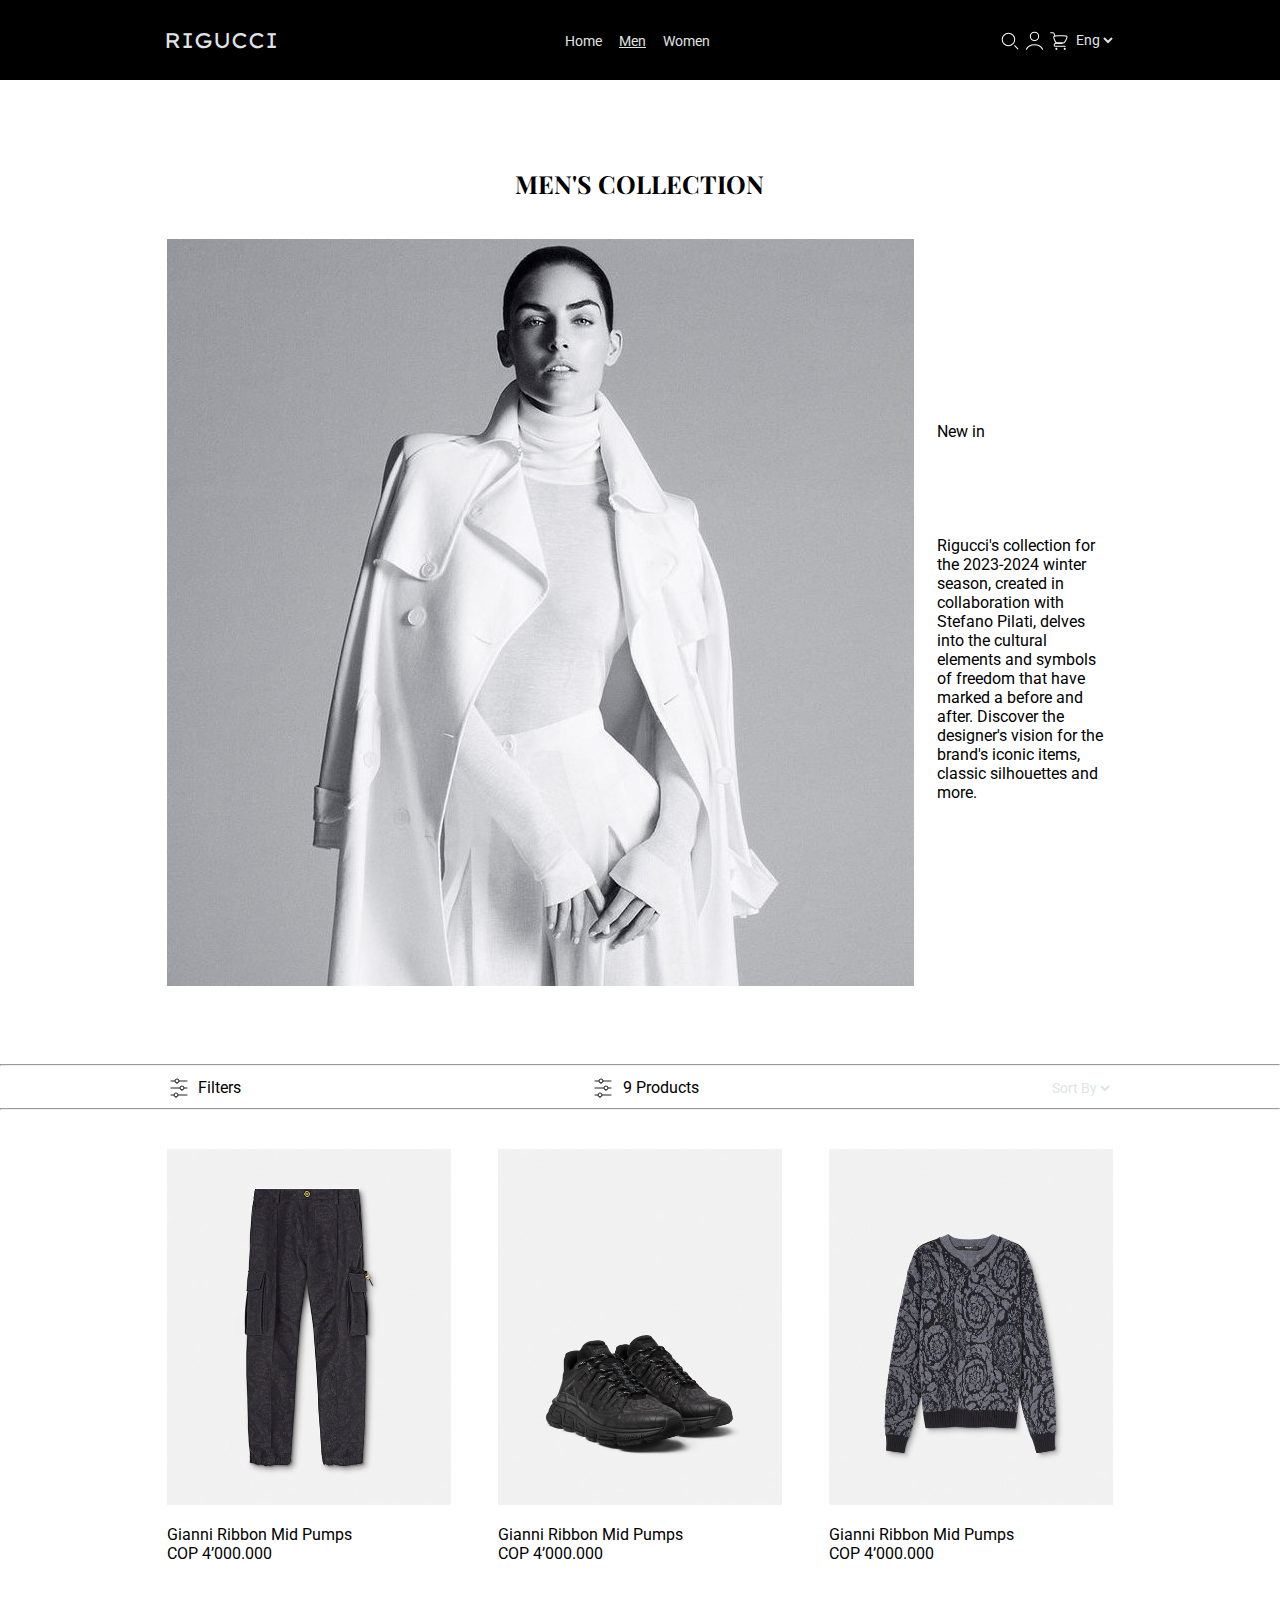
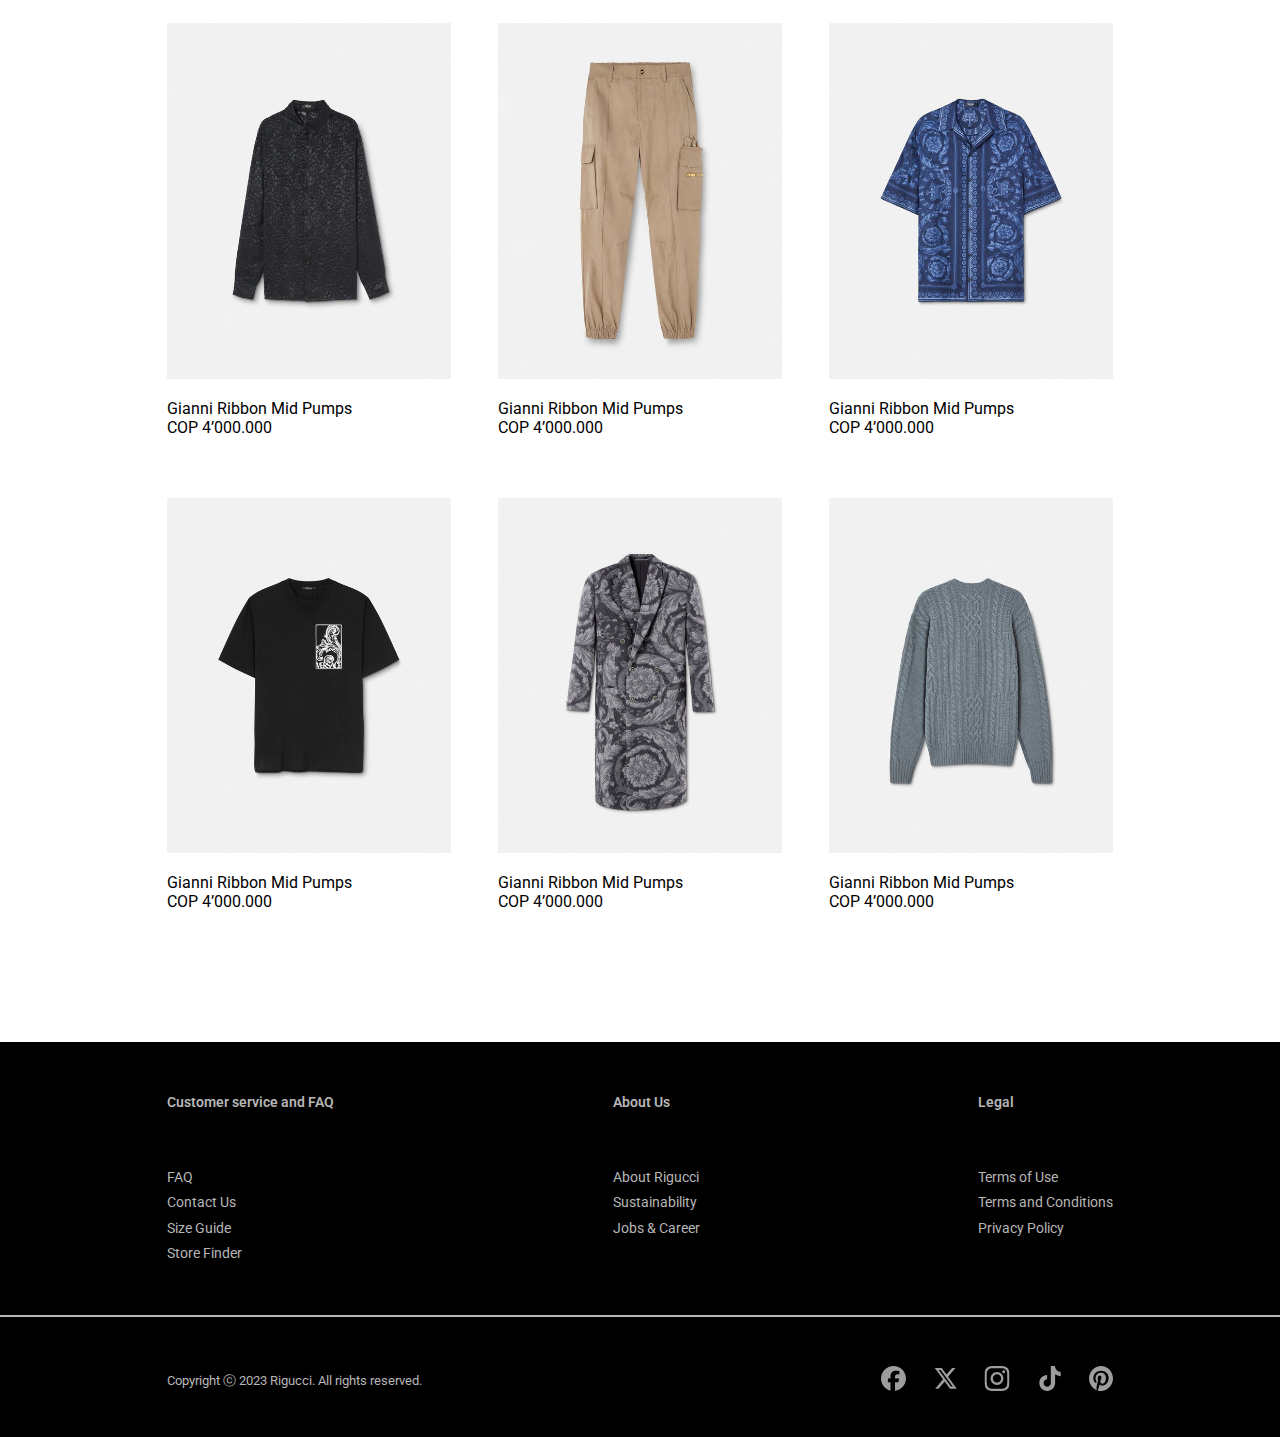
<file: pages/winter/winter.html>
<!DOCTYPE html>
<html lang="en">
<head>
    <meta charset="UTF-8">
    <meta name="viewport" content="width=device-width, initial-scale=1.0">
    <title>Rigucci</title>
    <link rel="stylesheet" href="style.css">

    <link rel="preconnect" href="https://fonts.googleapis.com">
    <link rel="preconnect" href="https://fonts.gstatic.com" crossorigin>
    <link href="https://fonts.googleapis.com/css2?family=Darker+Grotesque:wght@700&family=Lexend+Exa:wght@600&family=Playfair+Display:wght@500&family=Roboto:wght@300&display=swap" rel="stylesheet">
    
</head>
<body>
    <header>
        <p class="logo"><a href="../../index.html">RIGUCCI</a></p>
        <nav class="navigation-links desktop">
            <a href="../../index.html">Home</a>
            <a href="#">Men</a>
            <a href="../women/women.html">Women</a>
        </nav>
        <div class="icons desktop">

            <img class="navbar-icon" src="../../assets/search-icon.svg" alt="">
            <img class="navbar-icon" src="../../assets/user-icon.svg" alt="">
            <img class="navbar-icon" src="../../assets/cart.svg" alt="">

            <select name="language" id="language"> 
                <option value="English">Eng</option> 
                <option value="Espaniol">Esp</option> 
            </select>
        </div>
        <div class="burguer-icon mobile">
          
          <label for="menu-toggle" id="menu-icon">
            <img src="../../assets/burguer-menu.svg" alt="">
          </label>
          <input type="checkbox" id="menu-toggle">
          <div id="menu-wrapper">
              <ul id="menu">
                  <li><a href="#">Opción 1</a><br></li>
                  <li><a href="#">Opción 2</a><br></li>
                  <li><a href="#">Opción 3</a><br><br><br><br><br><br></li>
                  
                  <li class="li-container">
                    <div class="">
                      <a href="#">
                        <img class="navbar-icon" src="../../assets/search-icon.svg"     alt="">
                      </a>
                      <a href="#">
                        Search
                      </a>
                    </div>
                  </li>

                  <li class="li-container">
                    <div>
                      <a href="#">
                        <img class="navbar-icon" src="../../assets/user-icon.svg" alt="">
                      </a>
                      <a href="#">
                        Profile
                      </a>
                    </div>
                  </li>

                  <li class="li-container">
                    <div class="">
                      <a href="#">
                        <img class="navbar-icon" src="../../assets/user-icon.svg" alt="">
                      </a>
                      <a href="#">
                        Profile
                      </a>
                    </div>
                  </li>

                  <li class="li-container">
                    <div>
                      <select name="language" id="language"> 
                        <option value="English">Eng</option> 
                        <option value="Espaniol">Esp</option> 
                      </select>
                    </div>
                  </li>
                  

                    
                  
              </ul>
          </div>
        </div>
    </header>
    
    <main>
      <h1>MEN'S COLLECTION</h1>
      <div class="winter-hero">
  
        <img src="../../assets/winter4jpg.jpg" alt="" class="hero__img">
        
        <p>
          <span>New in</span> <br><br><br><br><br><br>
          Rigucci's collection for the 2023-2024 winter season, 
          created in collaboration with Stefano Pilati, 
          delves into the cultural elements and symbols of 
          freedom that have marked a before and after. 
          Discover the designer's vision for the brand's iconic items,
          classic silhouettes and more.
        </p>
      </div>
      <div class="main-menu">
        <hr>
        <div class="container">
          <div>
            <img src="../../assets/filter-icon.svg" alt="">
            <span>Filters</span>
          </div>
          <div>
            <img src="../../assets/filter-icon.svg" alt="">
            <span>9 Products</span>
          </div>
          <select name="language" id="language"> 
            <option value="Sort">Sort By</option>
            <option value="English">Eng</option> 
            <option value="Espaniol">Esp</option> 
          </select>
        </div>
        <hr>
      </div>
      <div class="clothes-wrapper">
        <div class="row">
          <div class="product-card">
            <img src="../../assets/menSection1.webp" alt="">
            <p>
              <span>Gianni Ribbon Mid Pumps</span> <br>
              COP 4’000.000

            </p>
          </div>
          <div class="product-card">
            <img src="../../assets/menSection2.webp" alt="">
            <p>
              <span>Gianni Ribbon Mid Pumps</span> <br>
              COP 4’000.000

            </p>
          </div>
          <div class="product-card">
            <img src="../../assets/menSection3.webp" alt="">
            <p>
              <span>Gianni Ribbon Mid Pumps</span> <br>
              COP 4’000.000

            </p>
          </div>
        </div>
        <div class="row">
          <div class="product-card">
            <img src="../../assets/menSection4.webp" alt="">
            <p>
              <span>Gianni Ribbon Mid Pumps</span> <br>
              COP 4’000.000

            </p>
          </div>
          <div class="product-card">
            <img src="../../assets/menSection5.webp" alt="">
            <p>
              <span>Gianni Ribbon Mid Pumps</span> <br>
              COP 4’000.000

            </p>
          </div>
          <div class="product-card">
            <img src="../../assets/menSection6.webp" alt="">
            <p>
              <span>Gianni Ribbon Mid Pumps</span> <br>
              COP 4’000.000

            </p>
          </div>
        </div>
        <div class="row">
          <div class="product-card">
            <img src="../../assets/menSection7.webp" alt="">
            <p>
              <span>Gianni Ribbon Mid Pumps</span> <br>
              COP 4’000.000

            </p>
          </div>
          <div class="product-card">
            <img src="../../assets/menSection8.webp" alt="">
            <p>
              <span>Gianni Ribbon Mid Pumps</span> <br>
              COP 4’000.000

            </p>
          </div>
          <div class="product-card">
            <img src="../../assets/menSection9.webp" alt="">
            <p>
              <span>Gianni Ribbon Mid Pumps</span> <br>
              COP 4’000.000

            </p>
          </div>
        </div>
      </div>
      
    </main>

    <footer>
      <div class="footer__container">
        <div class="col">
          <p>
            <span>Customer service and FAQ</span> <br>
            FAQ <br>
            Contact Us <br>
            Size Guide <br>
            Store Finder <br>
          </p>
        </div>
        <div class="col">
          <p>
            <span>About Us</span> <br>
            About Rigucci <br>
            Sustainability <br>
            Jobs & Career <br>
          </p>
        </div>
        <div class="col">
          <p>
            <span>Legal</span> <br>
            Terms of Use <br>
            Terms and Conditions <br>
            Privacy Policy <br>
          </p>
        </div>
      </div>
      <hr>
      <div class="copyright">
        <span>Copyright ⓒ 2023 Rigucci. All rights reserved.</span>
        <div class="social-media-icons">
          <ul>
            <li><a href=""><img src="../../assets/facebook.svg" alt=""></a></li>
            <li><a href=""><img src="../../assets/ex.svg" alt=""></a></li>
            <li><a href=""><img src="../../assets/insta.svg" alt=""></a></li>
            <li><a href=""><img src="../../assets/tiktok.svg" alt=""></a></li>
            <li><a href=""><img src="../../assets/pinterest.svg" alt=""></a></li>
          </ul>
        </div>
      </div>
    </footer>

</body>
</html>
</file>
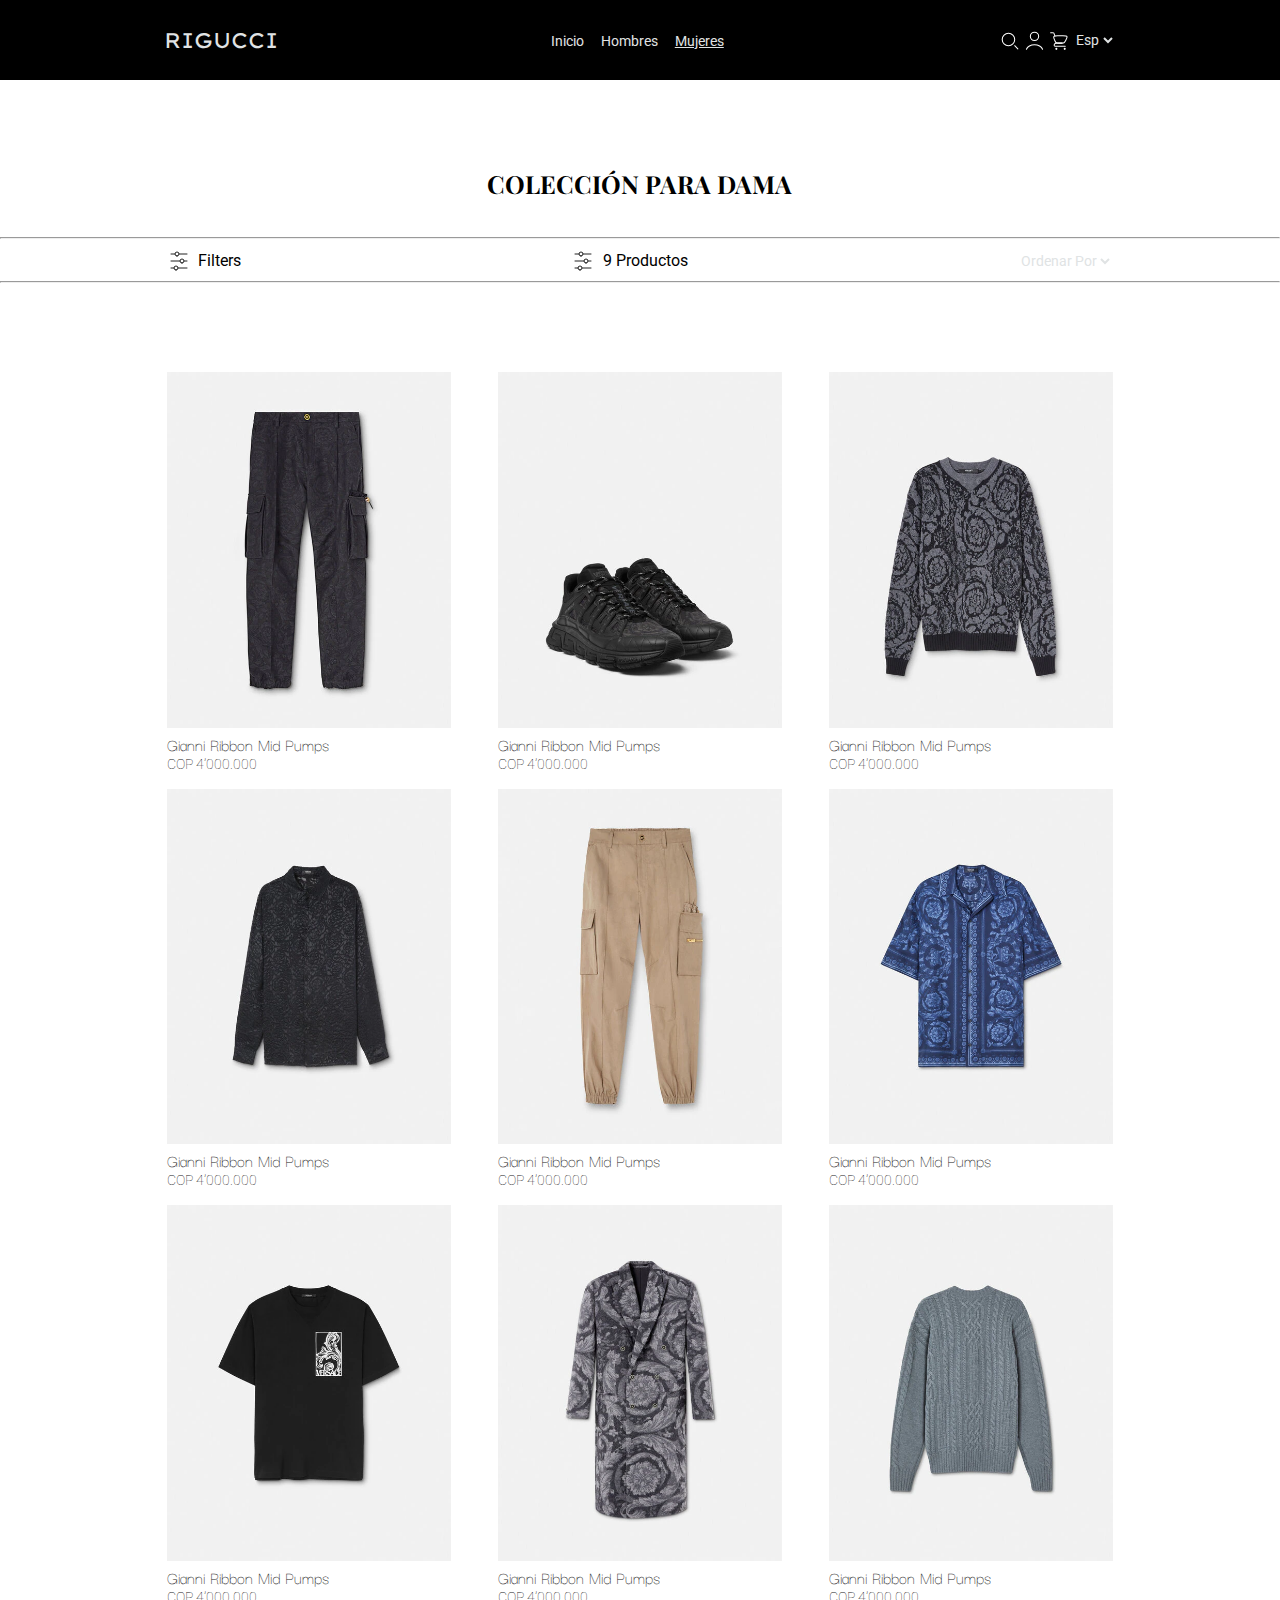
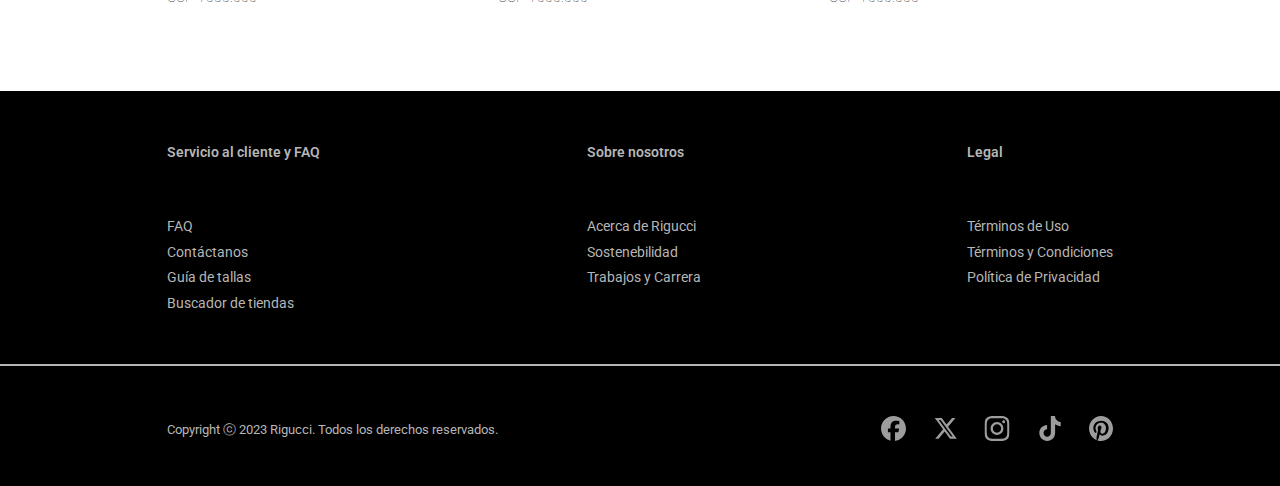
<file: pages/women/women-esp.html>
<!DOCTYPE html>
<html lang="en">
<head>
    <meta charset="UTF-8">
    <meta name="viewport" content="width=device-width, initial-scale=1.0">
    <title>Rigucci</title>
    <link rel="stylesheet" href="style.css">

    <link rel="preconnect" href="https://fonts.googleapis.com">
    <link rel="preconnect" href="https://fonts.gstatic.com" crossorigin>
    <link href="https://fonts.googleapis.com/css2?family=Darker+Grotesque:wght@700&family=Lexend+Exa:wght@600&family=Playfair+Display:wght@500&family=Roboto:wght@300&display=swap" rel="stylesheet">
    
</head>
<body>
    <header>
        <p class="logo"><a href="../../index.html">RIGUCCI</a></p>
        <nav class="navigation-links desktop">
            <a href="../../index.html">Inicio</a>
            <a href="../men/men.html">Hombres</a>
            <a href="#">Mujeres</a>
        </nav>
        <div class="icons desktop">

            <img class="navbar-icon" src="../../assets/search-icon.svg" alt="">
            <img class="navbar-icon" src="../../assets/user-icon.svg" alt="">
            <img class="navbar-icon" src="../../assets/cart.svg" alt="">

            <select name="language" id="language" onchange="location = this.value"> 
              <option value="women-esp.html">
                Esp
              </option> 
              <option value="women.html">
                Eng
              </option> 
          </select>
        </div>
        <div class="burguer-icon mobile">
          
          <label for="menu-toggle" id="menu-icon">
            <img src="../../assets/burguer-menu.svg" alt="">
          </label>
          <input type="checkbox" id="menu-toggle">
          <div id="menu-wrapper">
              <ul id="menu">
                  <li><a href="#">Opción 1</a><br></li>
                  <li><a href="#">Opción 2</a><br></li>
                  <li><a href="#">Opción 3</a><br><br><br><br><br><br></li>
                  
                  <li class="li-container">
                    <div class="">
                      <a href="#">
                        <img class="navbar-icon" src="../../assets/search-icon.svg"     alt="">
                      </a>
                      <a href="#">
                        Buscar
                      </a>
                    </div>
                  </li>

                  <li class="li-container">
                    <div>
                      <a href="#">
                        <img class="navbar-icon" src="../../assets/user-icon.svg" alt="">
                      </a>
                      <a href="#">
                        Perfil
                      </a>
                    </div>
                  </li>

                  <li class="li-container">
                    <div class="">
                      <a href="#">
                        <img class="navbar-icon" src="../../assets/user-icon.svg" alt="">
                      </a>
                      <a href="#">
                        Perfil
                      </a>
                    </div>
                  </li>

                  <li class="li-container">
                    <div>
                      <select name="language" id="language" onchange="location = this.value"> 
                        <option value="women-esp.html">
                          Esp
                        </option> 
                        <option value="women.html">
                          Eng
                        </option> 
                    </select>
                    </div>
                  </li>
                  

                    
                  
              </ul>
          </div>
        </div>
    </header>
    
    <main>
      <h1>COLECCIÓN PARA DAMA</h1>
      <div class="main-menu">
        <hr>
        <div class="container">
          <div>
            <img src="../../assets/filter-icon.svg" alt="">
            <span>Filters</span>
          </div>
          <div>
            <img src="../../assets/filter-icon.svg" alt="">
            <span>9 Productos</span>
          </div>
          <select name="language" id="language"> 
            <option value="Sort">Ordenar Por</option>
            <option value="English">Ing</option> 
            <option value="Espaniol">Esp</option> 
          </select>
        </div>
        <hr>
      </div>
      <div class="clothes-wrapper">

        <div class="product-card">
          <img src="../../assets/menSection1.webp" alt="">
          <p>
            <span>Gianni Ribbon Mid Pumps</span> <br>
            COP 4’000.000
          </p>
        </div>

        <div class="product-card">
          <img src="../../assets/menSection2.webp" alt="">
          <p>
            <span>Gianni Ribbon Mid Pumps</span> <br>
            COP 4’000.000
          </p>
        </div>

        <div class="product-card">
          <img src="../../assets/menSection3.webp" alt="">
          <p>
            <span>Gianni Ribbon Mid Pumps</span> <br>
            COP 4’000.000
          </p>
        </div>

        <div class="product-card">
          <img src="../../assets/menSection4.webp" alt="">
          <p>
            <span>Gianni Ribbon Mid Pumps</span> <br>
            COP 4’000.000
          </p>
        </div>

        <div class="product-card">
          <img src="../../assets/menSection5.webp" alt="">
          <p>
            <span>Gianni Ribbon Mid Pumps</span> <br>
            COP 4’000.000
          </p>
        </div>

        <div class="product-card">
          <img src="../../assets/menSection6.webp" alt="">
          <p>
            <span>Gianni Ribbon Mid Pumps</span> <br>
            COP 4’000.000
          </p>
        </div>

        <div class="product-card">
          <img src="../../assets/menSection7.webp" alt="">
          <p>
            <span>Gianni Ribbon Mid Pumps</span> <br>
            COP 4’000.000
          </p>
        </div>

        <div class="product-card">
          <img src="../../assets/menSection8.webp" alt="">
          <p>
            <span>Gianni Ribbon Mid Pumps</span> <br>
            COP 4’000.000
          </p>
        </div>

        <div class="product-card">
          <img src="../../assets/menSection9.webp" alt="">
          <p>
            <span>Gianni Ribbon Mid Pumps</span> <br>
            COP 4’000.000
          </p>
        </div>

      </div>

      
    </main>

    <footer>
      <div class="footer__container">
        <div class="col">
          <p>
            <span>Servicio al cliente y FAQ</span> <br>
            FAQ <br>
            Contáctanos <br>
            Guía de tallas <br>
            Buscador de tiendas <br>
          </p>
        </div>
        <div class="col">
          <p>
            <span>Sobre nosotros</span> <br>
            Acerca de Rigucci <br>
            Sostenebilidad <br>
            Trabajos y Carrera <br>
          </p>
        </div>
        <div class="col">
          <p>
            <span>Legal</span> <br>
            Términos de Uso <br>
            Términos y Condiciones <br>
            Política de Privacidad <br>
          </p>
        </div>
      </div>
      <hr>
      <div class="copyright">
        <span>Copyright ⓒ 2023 Rigucci. Todos los derechos reservados.</span>
        <div class="social-media-icons">
          <ul>
            <li><a href=""><img src="../../assets/facebook.svg" alt=""></a></li>
            <li><a href=""><img src="../../assets/ex.svg" alt=""></a></li>
            <li><a href=""><img src="../../assets/insta.svg" alt=""></a></li>
            <li><a href=""><img src="../../assets/tiktok.svg" alt=""></a></li>
            <li><a href=""><img src="../../assets/pinterest.svg" alt=""></a></li>
          </ul>
        </div>
      </div>
    </footer>

</body>
</html>
</file>
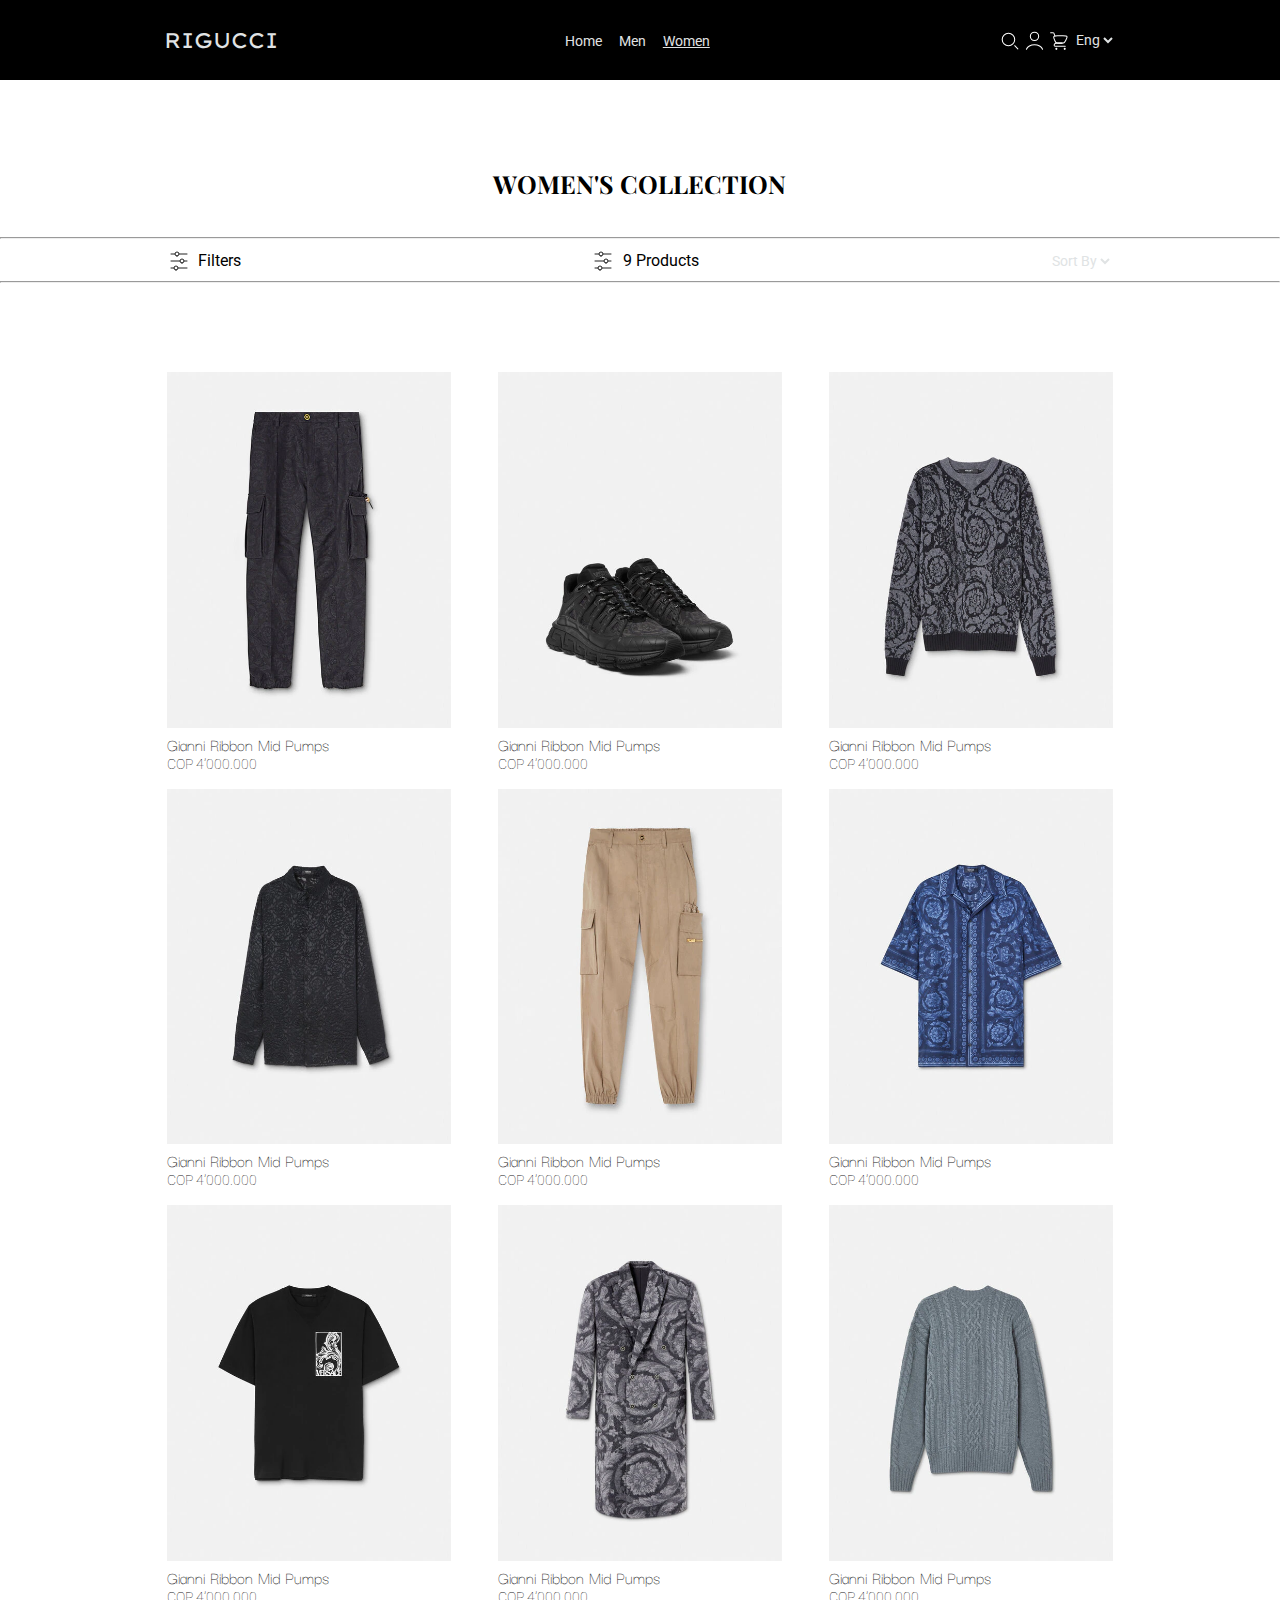
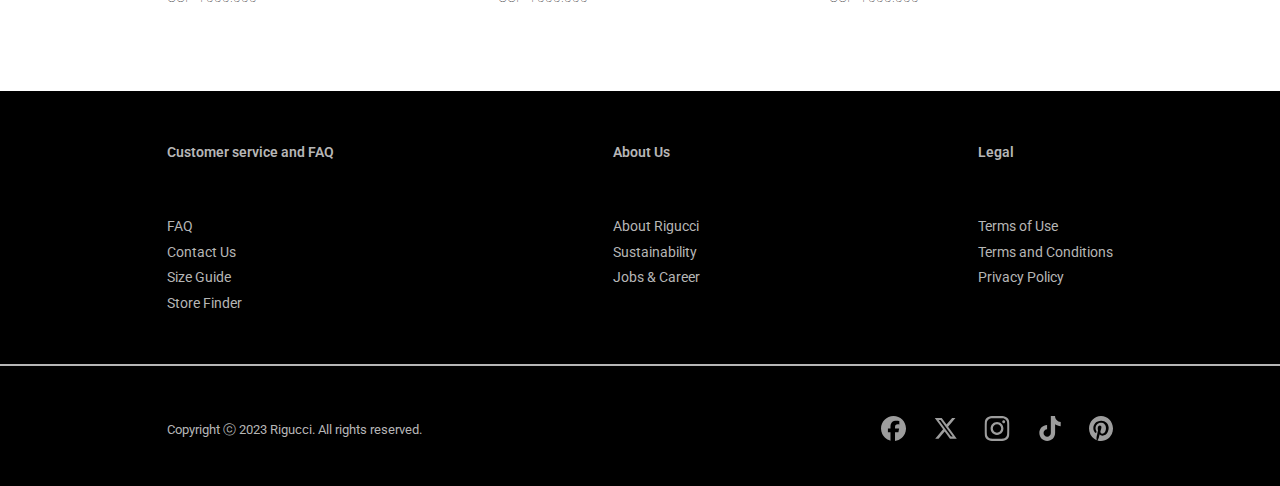
<file: pages/women/women.html>
<!DOCTYPE html>
<html lang="en">
<head>
    <meta charset="UTF-8">
    <meta name="viewport" content="width=device-width, initial-scale=1.0">
    <title>Rigucci</title>
    <link rel="stylesheet" href="style.css">

    <link rel="preconnect" href="https://fonts.googleapis.com">
    <link rel="preconnect" href="https://fonts.gstatic.com" crossorigin>
    <link href="https://fonts.googleapis.com/css2?family=Darker+Grotesque:wght@700&family=Lexend+Exa:wght@600&family=Playfair+Display:wght@500&family=Roboto:wght@300&display=swap" rel="stylesheet">
    
</head>
<body>
    <header>
        <p class="logo"><a href="../../index.html">RIGUCCI</a></p>
        <nav class="navigation-links desktop">
            <a href="../../index.html">Home</a>
            <a href="../men/men.html">Men</a>
            <a href="#">Women</a>
        </nav>
        <div class="icons desktop">

            <img class="navbar-icon" src="../../assets/search-icon.svg" alt="">
            <img class="navbar-icon" src="../../assets/user-icon.svg" alt="">
            <img class="navbar-icon" src="../../assets/cart.svg" alt="">

            <select name="language" id="language" onchange="location = this.value"> 
              <option value="women.html">
                Eng
              </option> 
              <option value="women-esp.html">
                Esp
              </option> 
          </select>
        </div>
        <div class="burguer-icon mobile">
          
          <label for="menu-toggle" id="menu-icon">
            <img src="../../assets/burguer-menu.svg" alt="">
          </label>
          <input type="checkbox" id="menu-toggle">
          <div id="menu-wrapper">
              <ul id="menu">
                  <li><a href="#">Opción 1</a><br></li>
                  <li><a href="#">Opción 2</a><br></li>
                  <li><a href="#">Opción 3</a><br><br><br><br><br><br></li>
                  
                  <li class="li-container">
                    <div class="">
                      <a href="#">
                        <img class="navbar-icon" src="../../assets/search-icon.svg"     alt="">
                      </a>
                      <a href="#">
                        Search
                      </a>
                    </div>
                  </li>

                  <li class="li-container">
                    <div>
                      <a href="#">
                        <img class="navbar-icon" src="../../assets/user-icon.svg" alt="">
                      </a>
                      <a href="#">
                        Profile
                      </a>
                    </div>
                  </li>

                  <li class="li-container">
                    <div class="">
                      <a href="#">
                        <img class="navbar-icon" src="../../assets/user-icon.svg" alt="">
                      </a>
                      <a href="#">
                        Profile
                      </a>
                    </div>
                  </li>

                  <li class="li-container">
                    <div>
                      <select name="language" id="language" onchange="location = this.value"> 
                        <option value="women.html">
                          Eng
                        </option> 
                        <option value="women-esp.html">
                          Esp
                        </option> 
                    </select>
                    </div>
                  </li>
                  

                    
                  
              </ul>
          </div>
        </div>
    </header>
    
    <main>
      <h1>WOMEN'S COLLECTION</h1>
      <div class="main-menu">
        <hr>
        <div class="container">
          <div>
            <img src="../../assets/filter-icon.svg" alt="">
            <span>Filters</span>
          </div>
          <div>
            <img src="../../assets/filter-icon.svg" alt="">
            <span>9 Products</span>
          </div>
          <select name="language" id="language"> 
            <option value="Sort">Sort By</option>
            <option value="English">Eng</option> 
            <option value="Espaniol">Esp</option> 
          </select>
        </div>
        <hr>
      </div>
      <div class="clothes-wrapper">

        <div class="product-card">
          <img src="../../assets/menSection1.webp" alt="">
          <p>
            <span>Gianni Ribbon Mid Pumps</span> <br>
            COP 4’000.000
          </p>
        </div>

        <div class="product-card">
          <img src="../../assets/menSection2.webp" alt="">
          <p>
            <span>Gianni Ribbon Mid Pumps</span> <br>
            COP 4’000.000
          </p>
        </div>

        <div class="product-card">
          <img src="../../assets/menSection3.webp" alt="">
          <p>
            <span>Gianni Ribbon Mid Pumps</span> <br>
            COP 4’000.000
          </p>
        </div>

        <div class="product-card">
          <img src="../../assets/menSection4.webp" alt="">
          <p>
            <span>Gianni Ribbon Mid Pumps</span> <br>
            COP 4’000.000
          </p>
        </div>

        <div class="product-card">
          <img src="../../assets/menSection5.webp" alt="">
          <p>
            <span>Gianni Ribbon Mid Pumps</span> <br>
            COP 4’000.000
          </p>
        </div>

        <div class="product-card">
          <img src="../../assets/menSection6.webp" alt="">
          <p>
            <span>Gianni Ribbon Mid Pumps</span> <br>
            COP 4’000.000
          </p>
        </div>

        <div class="product-card">
          <img src="../../assets/menSection7.webp" alt="">
          <p>
            <span>Gianni Ribbon Mid Pumps</span> <br>
            COP 4’000.000
          </p>
        </div>

        <div class="product-card">
          <img src="../../assets/menSection8.webp" alt="">
          <p>
            <span>Gianni Ribbon Mid Pumps</span> <br>
            COP 4’000.000
          </p>
        </div>

        <div class="product-card">
          <img src="../../assets/menSection9.webp" alt="">
          <p>
            <span>Gianni Ribbon Mid Pumps</span> <br>
            COP 4’000.000
          </p>
        </div>

      </div>

      
    </main>

    <footer>
      <div class="footer__container">
        <div class="col">
          <p>
            <span>Customer service and FAQ</span> <br>
            FAQ <br>
            Contact Us <br>
            Size Guide <br>
            Store Finder <br>
          </p>
        </div>
        <div class="col">
          <p>
            <span>About Us</span> <br>
            About Rigucci <br>
            Sustainability <br>
            Jobs & Career <br>
          </p>
        </div>
        <div class="col">
          <p>
            <span>Legal</span> <br>
            Terms of Use <br>
            Terms and Conditions <br>
            Privacy Policy <br>
          </p>
        </div>
      </div>
      <hr>
      <div class="copyright">
        <span>Copyright ⓒ 2023 Rigucci. All rights reserved.</span>
        <div class="social-media-icons">
          <ul>
            <li><a href=""><img src="../../assets/facebook.svg" alt=""></a></li>
            <li><a href=""><img src="../../assets/ex.svg" alt=""></a></li>
            <li><a href=""><img src="../../assets/insta.svg" alt=""></a></li>
            <li><a href=""><img src="../../assets/tiktok.svg" alt=""></a></li>
            <li><a href=""><img src="../../assets/pinterest.svg" alt=""></a></li>
          </ul>
        </div>
      </div>
    </footer>

</body>
</html>
</file>
<file: style.css>
:root {
    --white: rgb(224, 227, 228);
}


body {
    margin: 0;
    font-family: 'Roboto';
}

header {
    padding: 0 12.84vw;
    margin: 0;
    background: #000;
    color: var(--white);
    display: flex;
    align-items: center;
}

.logo {
    color: var(--white);
    margin: 0;
    padding: 27px 0px;
    /* padding-left: 185px; */
    font-family: 'Lexend Exa';
    /* font-size: 1.66vw; */
    font-size: clamp(16px, 1.66vw, 24px);
}

.logo  a:visited,  a:link, a:hover, a:active {
    text-decoration: none;
    color: var(--white);
}

nav {
    margin: 0 auto;
}

nav a {
    color: var(--white);
    text-decoration: none;
    font-family: 'Roboto';
    font-size: clamp(14px, 1.11vw, 16px);
    padding: 0 0.5vw;
}

.navigation-links a:nth-child(1) {
    text-decoration: underline !important;
}

.icons {
    display: flex;
    align-items: center;
}

.navbar-icon {
    width: clamp(20px, 2vw, 25px);
    /* color: red; */
}

select {
    padding: 0;
    margin: 0;
    background-color: transparent;
    border: none;
    color: var(--white);
    font-family: 'Roboto';
    font-size: clamp(14px, 1.11vw, 16px);
}

select option {
    
    background: rgba(255, 255, 255, 0.9);
    padding: 0;
    margin: 0;
    color: black;
}

.hero {
    padding: 0;
    position: relative;
    /* border: 3px solid greenyellow; */
}

.hero__title-btn {
    position: absolute;
    left: 13.06vw;
    bottom: 40%;
}

.hero__title {

    
    font-size: clamp(30px, 4vw, 48px);
    font-family: 'Playfair Display';
    /* border: 2px solid red; */
    margin: 0;
}

.hero__btn {

    background-color: transparent;
    padding: 0.5rem;
    border: 1px solid rgb(0, 0, 0);
    border-radius: 16px;
    font-family: 'Roboto';
    /* font-size: 1.11vw; */
    font-size: clamp(12px, 1.11vw, 16px);
    margin-top: 8px;
}

.main__btn {
    color: var(--white);
    background-color: rgb(0, 0, 0);
    padding: 0.5rem;
    border: none;
    border-radius: 16px;
    font-family: 'Roboto';
    /* font-size: 1.11vw; */
    font-size: clamp(12px, 1.11vw, 16px);
    margin-top: 24px;
}

.hero__img {
    /* border: 2px solid blue; */
    vertical-align: top;
}


.hero__btn:hover {
    background-color: rgb(0, 0, 0);
    color:var(--white);
}

/* 
===================
main
===================
*/

main {
    width: 73.95%;
    margin: 0 auto;
}

.mens-clothing {
    /* width: 46.29%; */
    display: flex;
    justify-content: space-between;
    align-items: center;
    margin: 1% auto;
    display: flex;
}

.mens-clothing img {
    width: 46.29%;
    margin: 1% 0;
}

.mens-clothing p {

    width: 36.32%;
    margin-right: 5.35%;
    font-size: clamp(12px, 1.11vw, 17px);
    line-height: 1.5;
}

.mens-clothing p span {
    font-family: 'Playfair Display', "Helvetica Neue", Helvetica, sans-serif;
    font-size: clamp(21px, 3.33vw, 48px);
}

.womens-clothing  {
    display: flex;
    justify-content: space-between;
    align-items: center;
    margin: 1% auto;
    display: flex;
}

.womens-clothing p {
    width: 36.5%;
    margin-left: 3.28%;
    text-align: left;
    font-size: clamp(12px, 1.11vw, 17px);
    line-height: 1.5;
}

.womens-clothing p span {
    width: 100%;
    font-family: 'Playfair Display', "Helvetica Neue", Helvetica, sans-serif;
    font-size: clamp(21px, 3.33vw, 48px);
    /* display: block; */
}

.womens-clothing img {
    width: 46.29%;
    margin-top: 8%;
}

.newsletter {
    margin: 10% 0;
    text-align: center;
}

.newsletter span {
    font-family: 'Playfair Display';
    font-weight: 500;
    font-size: clamp(14px, 1.38vw, 20px);
}

.newsletter p {
    margin-top: 2.22vw;
    margin-bottom: 1.66vw;
}

.newsletter input[type = email] {
    color: #fff;
    border: none;
    box-sizing: border-box;
    width: 100%;
    /* padding: 0.5vw 0.9vw 10vw; */
    padding-top: 0.8vw;
    padding-bottom: 0.7vw;
    padding-left: 0.9vw;
    /* padding-right: 16.31vw; */
    /* font-size: 32px; */
    background: rgb(20, 20, 20);
    margin: 0;
    /* color: #948080; */
}

.newsletter input[type = email]::placeholder {
    font-family: 'Roboto';
    line-height: 0;
}

.newsletter .wrapper {
    width: 30.06vw;
    position: relative;
    margin: 0 auto;
    font-family: 'Roboto';
    
}

.newsletter button {
    position: absolute;
    /* right: 0.9vw; */
    bottom: 0;
    right: 0;
    border: none;
    background: rgb(20, 20, 20);
    /* margin: 0; */
    padding-top: 0.7vw;
    padding-bottom: 0.8vw;
    padding-left: 0.8vw;
    padding-right: 1.5vw;
    color: #b6b6b6;
}

.newsletter input::placeholder {
    color: #b6b6b6;
    font-size: 16px;
}


/* 
=============================
Carousel 
=============================
*/ 

html {
    box-sizing: border-box;
}

*,
*:before,
*:after {
box-sizing: inherit;
}

.carousel {
min-width: 900px;
max-width: 1236px;
margin-left: auto;
margin-right: auto;
padding-left: 48px;
padding-right: 48px;
position: relative;
}

.activator {
display: none;
}

.controls {
display: none;
align-items: center;
justify-content: space-between;
position: absolute;
top: 0;
right: 16px;
left: 16px;
bottom: 0;
}

.controls:first-of-type {
justify-content: flex-end;
}

.controls:last-of-type {
justify-content: flex-start;
}

.control {
cursor: pointer;
background-color: #3d414a;
color: #fff;
border-radius: 100%;
box-shadow: 0 2px 10px 0 rgb(33 34 36 / 30%);
font-size: 40px;
height: 48px;
justify-content: center;
transition: 0.3s all;
width: 48px;
z-index: 1;
text-align: center;
line-height: 40px;
}

.control:hover {
transform: scale(1.05);
}

.activator:nth-of-type(1):checked ~ .controls:nth-of-type(1) {
display: flex;
}

.activator:nth-of-type(1):checked ~ .screen .track {
transform: translateX(0%);
}

.activator:nth-of-type(2):checked ~ .controls:nth-of-type(2) {
display: flex;
}

.activator:nth-of-type(2):checked ~ .screen .track {
transform: translateX(-100%);
}

.activator:nth-of-type(3):checked ~ .controls:nth-of-type(3) {
display: flex;
}

.activator:nth-of-type(3):checked ~ .screen .track {
transform: translateX(-200%);
}

.activator:nth-of-type(4):checked ~ .controls:nth-of-type(4) {
display: flex;
}

.activator:nth-of-type(4):checked ~ .screen .track {
transform: translateX(-300%);
}

.activator:nth-of-type(5):checked ~ .controls:nth-of-type(5) {
display: flex;
}

.activator:nth-of-type(5):checked ~ .screen .track {
transform: translateX(-400%);
}

.activator:nth-of-type(6):checked ~ .controls:nth-of-type(6) {
display: flex;
}

.activator:nth-of-type(6):checked ~ .screen .track {
transform: translateX(-500%);
}

.activator:nth-of-type(7):checked ~ .controls:nth-of-type(7) {
display: flex;
}

.activator:nth-of-type(7):checked ~ .screen .track {
transform: translateX(-600%);
}

.activator:nth-of-type(8):checked ~ .controls:nth-of-type(8) {
display: flex;
}

.activator:nth-of-type(8):checked ~ .screen .track {
transform: translateX(-700%);
}

.activator:nth-of-type(9):checked ~ .controls:nth-of-type(9) {
display: flex;
}

.activator:nth-of-type(9):checked ~ .screen .track {
transform: translateX(-800%);
}

.activator:nth-of-type(10):checked ~ .controls:nth-of-type(10) {
display: flex;
}

.activator:nth-of-type(10):checked ~ .screen .track {
transform: translateX(-900%);
}

.screen {
overflow: hidden;
margin-left: -16px;
margin-right: -16px;
}

.track {
font-size: 0;
transition: all 0.3s ease 0s;
white-space: nowrap;
-webkit-overflow-scrolling: touch;
}

.item {
display: inline-flex;
padding-left: 16px;
padding-right: 16px;
vertical-align: top;
white-space: normal;
}

.item--desktop-in-1 {
width: 100%;
}

.item--desktop-in-2 {
width: 50%;
}

.item--desktop-in-3 {
width: 33.3333333333%;
}

.item--desktop-in-4 {
width: 25%;
}

.item--desktop-in-5 {
width: 20%;
}

.demo-container {
display: flex;
/* position: absolute; */
margin: 8.2vw 0;
align-items: center;
/* bottom: 0;
left: 0;
right: 0; */
}

.demo-content {
color: #202020;
display: flex;
flex-direction: column;
font-family: 'Roboto';
font-weight: 100;
align-items: left;
justify-content: center;
/* text-transform: uppercase; */
border-radius: 3px;
font-size: 14px;
/* height: 21.319%; */
height: 25.416%;
width: 68.59%;
margin: 0 auto;
}

.demo-content span {
    font-family: 'Darker Grotesque';
    font-size: 18px;
}

/* .item:nth-child(1) .demo-content {
background-color: #216485;
}

.item:nth-child(2) .demo-content {
background-color: #3692b6;
}

.item:nth-child(3) .demo-content {
background-color: #6fccc9;
}

.item:nth-child(4) .demo-content {
background-color: #a6e3cf;
}

.item:nth-child(5) .demo-content {
background-color: #aff0be;
}

.item:nth-child(6) .demo-content {
background-color: #527059;
}

.item:nth-child(7) .demo-content {
background-color: #243127;
} */

@media screen and (max-width: 1023px) {
    .carousel {
        padding-left: 0;
        padding-right: 0;
    }

    .activator:nth-of-type(n):checked ~ .controls:nth-of-type(n) {
        display: none;
    }

    .activator:nth-of-type(n):checked ~ .screen .track {
        transform: none;
    }

    .screen {
        margin-left: 0;
        margin-right: 0;
    }

    .track {
        overflow-x: auto;
        width: auto;
        padding-left: 48px;
        padding-right: 48px;
    }

    .item--tablet-in-1 {
        width: 90%;
    }

    .item--tablet-in-2 {
        width: 45%;
    }

    .item--tablet-in-3 {
        width: 30%;
    }
}
  
@media screen and (max-width: 650px) {
    .track {
        padding-left: 0;
        padding-right: 0;
    }

    .item--mobile-in-1 {
        width: 90%;
    }

    .item--mobile-in-2 {
        width: 45%;
    }

    .item--mobile-in-3 {
        width: 30%;
    }
}





/* 
===================================
footer 
===================================
*/

footer {
    background-color: #000000;
    color: #b6b6b6;
    /* padding: 1vw 13.05vw 1vw; */
    /* position: relative; */
}

footer hr {
    /* position: absolute; */
    left: 0;
    bottom: 80px;
    width: 100%;
    border: 1px solid #b6b6b6;
}

.footer__container, .copyright {
    display: flex;
    justify-content: space-between;
    /* align-items: center; */
    padding: 2vw 13.05vw;
}

.copyright {
    display: flex;
    justify-content: space-between;
    align-items: center;
    padding: 2vw 13.05vw;
}

.col p {
    font-size: clamp(14px, 1.11vw, 16px);
    font-family: 'Roboto';
    line-height: 1.8;
}

.col p span {
    font-size: clamp(14px, 1.11vw, 16px);
    font-weight: 600;
    display: block;
    margin: 1.8vw 0;
}

.copyright {
    display: flex;
    justify-content: space-between;
}

.copyright span {
    font-size: 13px;
}

.social-media-icons {
    width: 18.1vw;
}

.social-media-icons ul {
    justify-content: space-between;
    display: flex;
    list-style-type: none;
    padding: 0;
}

.mobile {
    display: none;
}



/* mobile version =====================================================*/

@media screen and (max-width: 777px) {
 
    
    header {
        justify-content: space-between;
    } 

    .mobile {
        display: block;
    }

    .desktop {
        display: none;
    }



    /* =============== burguer-menu ==================*/

    #menu {
        
        padding: 35px 12.84vw 0;
        list-style: none;
        text-align: center;
        /* border: 3px solid fuchsia; */
    
    }

    #menu a {
        text-decoration: none;
    }

    

    .li-container {
        
        text-align: center;
        display: flex;
        align-items: center;
        /* margin: 0 auto; */
        width: 100%;
        /* padding-left: 39%; */
        /* background: #ff1c1c; */
    }

    .li-container div {
        margin: 0 auto;
        width: 80px;
        display: flex;
        justify-content: space-between;
        /* text-align: center; */
        align-items: center;
        /* background-color: aqua; */
    }

    .li-container select {
        margin-top: 13px;
        text-align: center;
        position: absolute;
        left: 0;
        width: 100vw;
    }

    #menu li:nth-child(-n + 3) {
        margin: 15px 0;
    }
    
    #menu li a {
        /* display: inline-block; */
        padding: 0;
        margin: 0;
        color: #ffffff;
        /* display: block; */
        /* padding: 15px 0; */
    }
    
    #menu-wrapper {
        position: absolute;
        left: 0;
        z-index: 1;
        width: 100%;
        overflow: hidden;
        /* height: 100vh; */
        visibility: hidden;
        list-style: none;
        padding: 0;
        margin: 0;
        background: #000000;
        height: 0;
        transition: height 0.3s ease-in-out;
    }
    
    #menu-toggle:checked + #menu-wrapper {
        visibility: visible;
        height: 80vh;
    }
          
      
    #menu-icon {
        cursor: pointer;
    }
    
    #menu li {
        margin: 10px 0;
    }
    
    #menu-toggle {
    
        display: none;
        /* width: 0; */
        max-height: 0;
        transition: max-height 0.3s ease-in-out;
    }

    

    .hero__title-btn {
        text-align: center;
        left: 50%;
        transform: translate(-50%, 0);
        bottom: 7%;
        /* right: 0; */
    }

    main {
        width: 90.69%;
        margin: 0 auto;
    }

    .womens-clothing img, .mens-clothing img {
        width: 100%;
    }

    .slider-wrapper {
        position: relative;
        width: 100%;
        margin: 0;
        /* border: 4px solid red; */
    }
    
    .slider {
        display: flex;
        aspect-ratio: 1/1;
        overflow-x: auto;
        scroll-snap-type: x mandatory;
        scroll-behavior: smooth;
        border-radius: 0.5rem;
        /* border: 4px solid goldenrod; */
    }
    
    .slider .frame {
        flex: 1 0 50%;
        scroll-snap-align: start;
        /* object-fit: cover; */
        /* background-color: blanchedalmond; */
        /* border: 2px solid rgb(0, 0, 0); */
        position: relative
    }
    
    .slider .frame .product-info {
        width: 43vw;
        /* border: 2px solid greenyellow; */
        position: absolute;
        top: 50%;
        left: 100%;
        /* transform: translate(-50%, -100%);
        bottom: 50%; */
        transform: translate(-50%, -45%);
        z-index: 1;
    }
    
    
    
    .slider-nav {
        display: flex;
        column-gap: 1rem;
        position: absolute;
        bottom: 1.25rem;
        left: 50%;
        transform: translateX(-50%);
        z-index: 1;
    }
    
    .slider-nav a {
        width: 0.5rem;
        height: 0.5rem;
        border-radius: 50%;
        background-color: rgb(209, 209, 209);
        opacity: 0.75;
        transition: opacity ease 250ms;
    }

    /* footer-responsive */

    .footer__container {
        flex-wrap: wrap;
    }
    
    .copyright {
        display: block;
        text-align: center;
    }

    .social-media-icons {
        width: 80%;
        margin: 20px auto;
    }

    .copyright span {
        display: block;
        margin: 25px;
    }



}
  

















/* @import url('https://fonts.googleapis.com/css2?family=Roboto:wght@500&display=swap'); */

/* colores de letra */
/* :root {
    --bone: #C8C4BA;
    --grey: #9D9D9D;
    --dark: #000000;
    --more-grey: rgba(255, 255, 255, 0.2);
    --weird: azure;
    --light: #ffffff;


    
}


body {
    line-height: 1.5;
    font-family: 'Roboto', sans-serif;
}



*{
    margin: 0;
    padding: 0;
    box-sizing: border-box;
}

.container {
    max-width: 1170px;
    margin: auto;
    
}

.row {
    display: flex;
    justify-content: space-evenly;
    display: flex;
    flex-wrap: wrap;
    
}

ul {

    display: flex;
    justify-content: space-between;
    list-style: none;
}

.footer {
    background-color:  var(--dark);
    padding: 60px 0;
}

.footer-col {

    width: 25%;
    padding: 0 15px;
    justify-content: space-evenly;
    justify-items: center;

}

.footer-col h4 {
font-size: 16px;
color:  var(--bone);
text-transform: capitalize;
margin-bottom: 30px;
font-weight: 500;
position: relative;


}

.footer-col h4::before {

    content: "";
    position: absolute;
    left: 0;
    bottom: -10px;
    background-color: var(--grey);
    height: 2px;
    box-sizing: border-box;
    width: 50px;
    
}

.footer-col ul li:not(:last-child) {

    margin-bottom: 10px;
   

}
.footer-col ul li a {
    font-size: 16px;
    text-transform: capitalize;
    color: var(--dark) ;
    text-decoration: none;
    font-weight: 300;
    color:  var(--grey);
    display: block;
    transition: all 0.3s ease;
}

.footer-col ul li a:hover {
    color: var(--weird);
    padding-left: 5px;

}

.footer-col .social-links a {
    display: inline-block;
    height: 40px;
    width: 40px;
    background-color: var(--more-grey);
    margin: 0 10px 10px 0;
    text-align: center;
    line-height: 40px;
    border-radius: 50%;
    color: #9D9D9D;
    transition: all 0.5s ease;
}

.footer-col .social-links a:hover {
    color: var(--weird);
    background-color: var(--light);

} */

/* ¡¡Responsive!! */

/* @media (max-widht: 767px){
    .footer-col{
        width: 50%;
        margin-bottom: 30px;
    }

}
@media(max-widht:574px){
    .footer-col{
        width: 50%;
        margin-bottom: 30px;
    }
} */
</file>
<file: pages/footer/style.css>
body {
    padding: 0;
    margin: 0;
}



footer {
    background-color: #000000;
    color: #b6b6b6;
    /* padding: 1vw 13.05vw 1vw; */
    /* position: relative; */
}

footer hr {
    /* position: absolute; */
    left: 0;
    bottom: 80px;
    width: 100%;
    border: 1px solid #b6b6b6;
}

.footer__container, .copyright {
    display: flex;
    justify-content: space-between;
    /* align-items: center; */
    padding: 2vw 13.05vw;
}

.copyright {
    display: flex;
    justify-content: space-between;
    align-items: center;
    padding: 2vw 13.05vw;
}

.col p {
    font-size: clamp(14px, 1.11vw, 16px);
    font-family: 'Roboto';
    line-height: 1.8;
}

.col p span {
    font-size: clamp(14px, 1.11vw, 16px);
    font-weight: 600;
    display: block;
    margin: 1.8vw 0;
}

.copyright {
    display: flex;
    justify-content: space-between;
}

.copyright span {
    font-size: 13px;
}

.social-media-icons {
    width: 18.1vw;
}

.social-media-icons ul {
    justify-content: space-between;
    display: flex;
    list-style-type: none;
    padding: 0;
}
</file>
<file: pages/header/style.css>
body {
    margin: 0;
    font-family: 'Roboto';
}

:root {
    --white: rgb(224, 227, 228);
}

.logo {
    color: var(--white);
    margin: 0;
    padding: 27px 0px;
    /* padding-left: 185px; */
    font-family: 'Lexend Exa';
    /* font-size: 1.66vw; */
    font-size: clamp(16px, 1.66vw, 24px);
}

.logo  a:visited,  a:link, a:hover, a:active {
    text-decoration: none;
    color: var(--white);
}

header {
    padding: 0 12.84vw;
    margin: 0;
    background: #000;
    color: var(--white);
    display: flex;
    align-items: center;
}

.logo {
    margin: 0;
    padding: 27px 0px;
    /* padding-left: 185px; */
    font-family: 'Lexend Exa';
    /* font-size: 1.66vw; */
    font-size: clamp(16px, 1.66vw, 24px);
}

.logo  a:visited,  a:link, a:hover, a:active {
    text-decoration: none;
    color: var(--white);
}

nav {
    margin: 0 auto;
}

nav a {
    color: var(--white);
    text-decoration: none;
    font-family: 'Roboto';
    font-size: clamp(14px, 1.11vw, 16px);
    padding: 0 0.5vw;
}

.icons {
    display: flex;
    align-items: center;
}

.navbar-icon {
    width: clamp(20px, 2vw, 25px);
    /* color: red; */
}

select {
    padding: 0;
    margin: 0;
    background-color: transparent;
    border: none;
    color: var(--white);
    font-family: 'Roboto';
    font-size: clamp(14px, 1.11vw, 16px);
}

select option {
    
    background: rgba(255, 255, 255, 0.9);
    padding: 0;
    margin: 0;
    color: black;
}

.mobile {
    display: none;
}






@media screen and (max-width: 768px) {
 
    
    header {
        justify-content: space-between;
    } 

    .mobile {
        display: block;
    }

    .desktop {
        display: none;
    }



    /* =============== burguer-menu ==================*/

    #menu {
        
        padding: 35px 12.84vw 0;
        list-style: none;
        text-align: center;
        /* border: 3px solid fuchsia; */
    
    }

    #menu a {
        text-decoration: none;
    }

    

    .li-container {
        
        text-align: center;
        display: flex;
        align-items: center;
        /* margin: 0 auto; */
        width: 100%;
        /* padding-left: 39%; */
        /* background: #ff1c1c; */
    }

    .li-container div {
        margin: 0 auto;
        width: 80px;
        display: flex;
        justify-content: space-between;
        /* text-align: center; */
        align-items: center;
        /* background-color: aqua; */
    }

    .li-container select {
        margin-top: 13px;
        text-align: center;
        position: absolute;
        left: 0;
        width: 100vw;
    }

    #menu li:nth-child(-n + 3) {
        margin: 15px 0;
    }
    
    #menu li a {
        /* display: inline-block; */
        padding: 0;
        margin: 0;
        color: #ffffff;
        /* display: block; */
        /* padding: 15px 0; */
    }
    
    #menu-wrapper {
        position: absolute;
        left: 0;
        z-index: 1;
        width: 100%;
        overflow: hidden;
        /* height: 100vh; */
        visibility: hidden;
        list-style: none;
        padding: 0;
        margin: 0;
        background: #000000;
        height: 0;
        transition: height 0.3s ease-in-out;
    }
    
    #menu-toggle:checked + #menu-wrapper {
        visibility: visible;
        height: 80vh;
    }
          
      
    #menu-icon {
        cursor: pointer;
    }
    
    #menu li {
        margin: 10px 0;
    }
    
    #menu-toggle {
    
        display: none;
        /* width: 0; */
        max-height: 0;
        transition: max-height 0.3s ease-in-out;
    }
}
</file>
<file: pages/men/style.css>
body {
    margin: 0;
    font-family: 'Roboto';
}

:root {
    --white: rgb(224, 227, 228);
}

.logo {
    color: var(--white);
    margin: 0;
    padding: 27px 0px;
    /* padding-left: 185px; */
    font-family: 'Lexend Exa';
    /* font-size: 1.66vw; */
    font-size: clamp(16px, 1.66vw, 24px);
}

.logo  a:visited,  a:link, a:hover, a:active {
    text-decoration: none;
    color: var(--white);
}

header {
    padding: 0 12.84vw;
    margin: 0;
    background: #000;
    color: var(--white);
    display: flex;
    align-items: center;
}

.logo {
    margin: 0;
    padding: 27px 0px;
    /* padding-left: 185px; */
    font-family: 'Lexend Exa';
    /* font-size: 1.66vw; */
    font-size: clamp(16px, 1.66vw, 24px);
}

.logo  a:visited,  a:link, a:hover, a:active {
    text-decoration: none;
    color: var(--white);
}

nav {
    margin: 0 auto;
}

nav a {
    color: var(--white);
    text-decoration: none;
    font-family: 'Roboto';
    font-size: clamp(14px, 1.11vw, 16px);
    padding: 0 0.5vw;
}

.navigation-links a:nth-child(2) {
    text-decoration: underline !important;
}

.icons {
    display: flex;
    align-items: center;
}

.navbar-icon {
    width: clamp(20px, 2vw, 25px);
    /* color: red; */
}

select {
    padding: 0;
    margin: 0;
    background-color: transparent;
    border: none;
    color: var(--white);
    font-family: 'Roboto';
    font-size: clamp(14px, 1.11vw, 16px);
}

select option {
    
    background: rgba(255, 255, 255, 0.9);
    padding: 0;
    margin: 0;
    color: black;
}

.hero {
    padding: 0;
    position: relative;
    /* border: 3px solid greenyellow; */
}

.hero__title-btn {
    position: absolute;
    left: 13.06vw;
    bottom: 40%;
}

.hero__title {

    
    font-size: clamp(30px, 4vw, 48px);
    font-family: 'Playfair Display';
    /* border: 2px solid red; */
    margin: 0;
}

.hero__btn {

    background-color: transparent;
    padding: 0.5rem;
    border: 1px solid rgb(0, 0, 0);
    border-radius: 16px;
    font-family: 'Roboto';
    /* font-size: 1.11vw; */
    font-size: clamp(12px, 1.11vw, 16px);
    margin-top: 8px;
}

.main__btn {
    color: #fff;
    background-color: rgb(0, 0, 0);
    padding: 0.5rem;
    border: none;
    border-radius: 16px;
    font-family: 'Roboto';
    /* font-size: 1.11vw; */
    font-size: clamp(12px, 1.11vw, 16px);
    margin-top: 24px;
}

.hero__img {
    /* border: 2px solid blue; */
    vertical-align: top;
}


.hero__btn:hover {
    background-color: rgb(0, 0, 0);
    color:var(--white);
}

/* 
===================
main
===================
*/

main {
    width: 73.95%;
    margin: 0 auto;
    padding: 70px 0;
}

main h1 {
    text-align: center;
    font-family: 'Playfair display';
    font-size: clamp(18px, 1.94vw, 28px);
    margin-bottom: 39px;
}



.main-menu .container {
    display: flex;
    justify-content: space-between;
    align-items: center;
    
}

.main-menu .container div {
    display: flex;
    /* justify-content: space-between; */
    align-items: center;
    margin: 10px 0;
    gap: 0.6vw;
}


.main-menu hr {
    position: absolute;
    width: 100%;
    left: 0;
    transform: translate(0, -10px);
}

.clothes-wrapper {
    padding: 0;
    width: 100%;
    margin-top: 7vw;
    display: grid;
    justify-content: space-between;
    grid-template-columns: auto auto auto;
}

/* .clothes-wrapper .row{
    text-align: center;
    display: flex;
    justify-content: space-between;
    margin: 3.47vw auto;
    flex-wrap: wrap;
} */

.product-card {
    width: clamp(190px, 22.22vw, 320px);
    
    
}

.product-card img {
    width: 100%;
}

/* .main-menu p {
    margin: 10px 0;
} */

.mens-clothing {
    /* width: 46.29%; */
    display: flex;
    justify-content: space-between;
    align-items: center;
    margin: 1% auto;
    display: flex;
}

.mens-clothing img {
    width: 46.29%;
    margin: 1% 0;
}

.mens-clothing p {

    width: 36.32%;
    margin-right: 5.35%;
    font-size: clamp(12px, 1.11vw, 17px);
    line-height: 1.5;
}

.mens-clothing p span {
    font-family: 'Playfair Display', "Helvetica Neue", Helvetica, sans-serif;
    font-size: clamp(21px, 3.33vw, 48px);
}

.womens-clothing  {
    display: flex;
    justify-content: space-between;
    align-items: center;
    margin: 1% auto;
    display: flex;
}

.womens-clothing p {
    width: 36.5%;
    margin-left: 3.28%;
    text-align: left;
    font-size: clamp(12px, 1.11vw, 17px);
    line-height: 1.5;
}

.womens-clothing p span {
    width: 100%;
    font-family: 'Playfair Display', "Helvetica Neue", Helvetica, sans-serif;
    font-size: clamp(21px, 3.33vw, 48px);
    /* display: block; */
}

.womens-clothing img {
    width: 46.29%;
    margin-top: 8%;
}

.newsletter {
    margin: 10% 0;
    text-align: center;
}

.newsletter span {
    font-family: 'Playfair Display';
    font-weight: 500;
    font-size: clamp(14px, 1.38vw, 20px);
}

.newsletter p {
    margin-top: 2.22vw;
    margin-bottom: 1.66vw;
}

.newsletter input[type = email] {
    color: #fff;
    border: none;
    box-sizing: border-box;
    width: 100%;
    /* padding: 0.5vw 0.9vw 10vw; */
    padding-top: 0.8vw;
    padding-bottom: 0.7vw;
    padding-left: 0.9vw;
    /* padding-right: 16.31vw; */
    /* font-size: 32px; */
    background: rgb(20, 20, 20);
    margin: 0;
    /* color: #948080; */
}

.newsletter input[type = email]::placeholder {
    font-family: 'Roboto';
    line-height: 0;
}

.newsletter .wrapper {
    width: 30.06vw;
    position: relative;
    margin: 0 auto;
    font-family: 'Roboto';
    
}

.newsletter button {
    position: absolute;
    /* right: 0.9vw; */
    bottom: 0;
    right: 0;
    border: none;
    background: rgb(20, 20, 20);
    /* margin: 0; */
    padding-top: 0.7vw;
    padding-bottom: 0.8vw;
    padding-left: 0.8vw;
    padding-right: 1.5vw;
    color: #b6b6b6;
}

.newsletter input::placeholder {
    color: #b6b6b6;
    font-size: 16px;
}


/* 
=============================
Carousel 
=============================
*/ 

html {
    box-sizing: border-box;
}

*,
*:before,
*:after {
box-sizing: inherit;
}

.carousel {
min-width: 900px;
max-width: 1236px;
margin-left: auto;
margin-right: auto;
padding-left: 48px;
padding-right: 48px;
position: relative;
}

.activator {
display: none;
}

.controls {
display: none;
align-items: center;
justify-content: space-between;
position: absolute;
top: 0;
right: 16px;
left: 16px;
bottom: 0;
}

.controls:first-of-type {
justify-content: flex-end;
}

.controls:last-of-type {
justify-content: flex-start;
}

.control {
cursor: pointer;
background-color: #3d414a;
color: #fff;
border-radius: 100%;
box-shadow: 0 2px 10px 0 rgb(33 34 36 / 30%);
font-size: 40px;
height: 48px;
justify-content: center;
transition: 0.3s all;
width: 48px;
z-index: 1;
text-align: center;
line-height: 40px;
}

.control:hover {
transform: scale(1.05);
}

.activator:nth-of-type(1):checked ~ .controls:nth-of-type(1) {
display: flex;
}

.activator:nth-of-type(1):checked ~ .screen .track {
transform: translateX(0%);
}

.activator:nth-of-type(2):checked ~ .controls:nth-of-type(2) {
display: flex;
}

.activator:nth-of-type(2):checked ~ .screen .track {
transform: translateX(-100%);
}

.activator:nth-of-type(3):checked ~ .controls:nth-of-type(3) {
display: flex;
}

.activator:nth-of-type(3):checked ~ .screen .track {
transform: translateX(-200%);
}

.activator:nth-of-type(4):checked ~ .controls:nth-of-type(4) {
display: flex;
}

.activator:nth-of-type(4):checked ~ .screen .track {
transform: translateX(-300%);
}

.activator:nth-of-type(5):checked ~ .controls:nth-of-type(5) {
display: flex;
}

.activator:nth-of-type(5):checked ~ .screen .track {
transform: translateX(-400%);
}

.activator:nth-of-type(6):checked ~ .controls:nth-of-type(6) {
display: flex;
}

.activator:nth-of-type(6):checked ~ .screen .track {
transform: translateX(-500%);
}

.activator:nth-of-type(7):checked ~ .controls:nth-of-type(7) {
display: flex;
}

.activator:nth-of-type(7):checked ~ .screen .track {
transform: translateX(-600%);
}

.activator:nth-of-type(8):checked ~ .controls:nth-of-type(8) {
display: flex;
}

.activator:nth-of-type(8):checked ~ .screen .track {
transform: translateX(-700%);
}

.activator:nth-of-type(9):checked ~ .controls:nth-of-type(9) {
display: flex;
}

.activator:nth-of-type(9):checked ~ .screen .track {
transform: translateX(-800%);
}

.activator:nth-of-type(10):checked ~ .controls:nth-of-type(10) {
display: flex;
}

.activator:nth-of-type(10):checked ~ .screen .track {
transform: translateX(-900%);
}

.screen {
overflow: hidden;
margin-left: -16px;
margin-right: -16px;
}

.track {
font-size: 0;
transition: all 0.3s ease 0s;
white-space: nowrap;
-webkit-overflow-scrolling: touch;
}

.item {
display: inline-flex;
padding-left: 16px;
padding-right: 16px;
vertical-align: top;
white-space: normal;
}

.item--desktop-in-1 {
width: 100%;
}

.item--desktop-in-2 {
width: 50%;
}

.item--desktop-in-3 {
width: 33.3333333333%;
}

.item--desktop-in-4 {
width: 25%;
}

.item--desktop-in-5 {
width: 20%;
}

.demo-container {
display: flex;
/* position: absolute; */
margin: 8.2vw 0;
align-items: center;
/* bottom: 0;
left: 0;
right: 0; */
}

.demo-content {
color: #202020;
display: flex;
flex-direction: column;
font-family: 'Roboto';
font-weight: 100;
align-items: left;
justify-content: center;
/* text-transform: uppercase; */
border-radius: 3px;
font-size: 14px;
/* height: 21.319%; */
height: 25.416%;
width: 68.59%;
margin: 0 auto;
}

.demo-content span {
    font-family: 'Darker Grotesque';
    font-size: 18px;
}

.product-card p {
    color: #202020;
    font-family: 'Roboto';
    font-weight: 100;
    font-size: 14px;

    margin-top: 0;
    margin-bottom: 1.3vw;
    
}

.product-card p span {
    font-family: 'Darker Grotesque';
    font-size: 18px;
}

/* .item:nth-child(1) .demo-content {
background-color: #216485;
}

.item:nth-child(2) .demo-content {
background-color: #3692b6;
}

.item:nth-child(3) .demo-content {
background-color: #6fccc9;
}

.item:nth-child(4) .demo-content {
background-color: #a6e3cf;
}

.item:nth-child(5) .demo-content {
background-color: #aff0be;
}

.item:nth-child(6) .demo-content {
background-color: #527059;
}

.item:nth-child(7) .demo-content {
background-color: #243127;
} */

@media screen and (max-width: 1023px) {
    .carousel {
        padding-left: 0;
        padding-right: 0;
    }

    .activator:nth-of-type(n):checked ~ .controls:nth-of-type(n) {
        display: none;
    }

    .activator:nth-of-type(n):checked ~ .screen .track {
        transform: none;
    }

    .screen {
        margin-left: 0;
        margin-right: 0;
    }

    .track {
        overflow-x: auto;
        width: auto;
        padding-left: 48px;
        padding-right: 48px;
    }

    .item--tablet-in-1 {
        width: 90%;
    }

    .item--tablet-in-2 {
        width: 45%;
    }

    .item--tablet-in-3 {
        width: 30%;
    }
    .clothes-wrapper .row{
        text-align: center;
        display: block;
        justify-content: space-between;
        margin: 3.47vw auto;
        flex-wrap: wrap;
    }
}
  
@media screen and (max-width: 420px) {
    .track {
        padding-left: 0;
        padding-right: 0;
    }

    .item--mobile-in-1 {
        width: 90%;
    }

    .item--mobile-in-2 {
        width: 45%;
    }

    .item--mobile-in-3 {
        width: 30%;
    }
    .clothes-wrapper {
        display: flex;
        flex-direction: column;
        align-items: center;
    }
}





/* 
===================================
footer 
===================================
*/

footer {
    background-color: #000000;
    color: #b6b6b6;
    /* padding: 1vw 13.05vw 1vw; */
    /* position: relative; */
}

footer hr {
    /* position: absolute; */
    left: 0;
    bottom: 80px;
    width: 100%;
    border: 1px solid #b6b6b6;
}

.footer__container, .copyright {
    display: flex;
    justify-content: space-between;
    /* align-items: center; */
    padding: 2vw 13.05vw;
}

.copyright {
    display: flex;
    justify-content: space-between;
    align-items: center;
    padding: 2vw 13.05vw;
}

.col p {
    font-size: clamp(14px, 1.11vw, 16px);
    font-family: 'Roboto';
    line-height: 1.8;
}

.col p span {
    font-size: clamp(14px, 1.11vw, 16px);
    font-weight: 600;
    display: block;
    margin: 1.8vw 0;
}

.copyright {
    display: flex;
    justify-content: space-between;
}

.copyright span {
    font-size: 13px;
}

.social-media-icons {
    width: 18.1vw;
}

.social-media-icons ul {
    justify-content: space-between;
    display: flex;
    list-style-type: none;
    padding: 0;
}


.mobile {
    display: none;
}



/* mobile version =====================================================*/

@media screen and (max-width: 777px) {

    .clothes-wrapper {
        
        grid-template-columns: auto auto ;
    }
 
    
    header {
        justify-content: space-between;
    } 

    .mobile {
        display: block;
    }

    .desktop {
        display: none;
    }



    /* =============== burguer-menu ==================*/

    #menu {
        
        padding: 35px 12.84vw 0;
        list-style: none;
        text-align: center;
        /* border: 3px solid fuchsia; */
    
    }

    #menu a {
        text-decoration: none;
    }

    

    .li-container {
        
        text-align: center;
        display: flex;
        align-items: center;
        /* margin: 0 auto; */
        width: 100%;
        /* padding-left: 39%; */
        /* background: #ff1c1c; */
    }

    .li-container div {
        margin: 0 auto;
        width: 80px;
        display: flex;
        justify-content: space-between;
        /* text-align: center; */
        align-items: center;
        /* background-color: aqua; */
    }

    .li-container select {
        margin-top: 13px;
        text-align: center;
        position: absolute;
        left: 0;
        width: 100vw;
    }

    #menu li:nth-child(-n + 3) {
        margin: 15px 0;
    }
    
    #menu li a {
        /* display: inline-block; */
        padding: 0;
        margin: 0;
        color: #ffffff;
        /* display: block; */
        /* padding: 15px 0; */
    }
    
    #menu-wrapper {
        position: absolute;
        left: 0;
        z-index: 1;
        width: 100%;
        overflow: hidden;
        /* height: 100vh; */
        visibility: hidden;
        list-style: none;
        padding: 0;
        margin: 0;
        background: #000000;
        height: 0;
        transition: height 0.3s ease-in-out;
    }
    
    #menu-toggle:checked + #menu-wrapper {
        visibility: visible;
        height: 80vh;
    }
          
      
    #menu-icon {
        cursor: pointer;
    }
    
    #menu li {
        margin: 10px 0;
    }
    
    #menu-toggle {
    
        display: none;
        /* width: 0; */
        max-height: 0;
        transition: max-height 0.3s ease-in-out;
    }

    

    .hero__title-btn {
        text-align: center;
        left: 50%;
        transform: translate(-50%, 0);
        bottom: 7%;
        /* right: 0; */
    }

    main {
        width: 90.69%;
        margin: 0 auto;
    }

    main h1 {
        text-align: center;
        
    }

    .womens-clothing img, .mens-clothing img {
        width: 100%;
    }

    .slider-wrapper {
        position: relative;
        width: 100%;
        margin: 0;
        /* border: 4px solid red; */
    }
    
    .slider {
        display: flex;
        aspect-ratio: 1/1;
        overflow-x: auto;
        scroll-snap-type: x mandatory;
        scroll-behavior: smooth;
        border-radius: 0.5rem;
        /* border: 4px solid goldenrod; */
    }
    
    .slider .frame {
        flex: 1 0 50%;
        scroll-snap-align: start;
        /* object-fit: cover; */
        /* background-color: blanchedalmond; */
        /* border: 2px solid rgb(0, 0, 0); */
        position: relative
    }
    
    .slider .frame .product-info {
        width: 43vw;
        /* border: 2px solid greenyellow; */
        position: absolute;
        top: 50%;
        left: 100%;
        /* transform: translate(-50%, -100%);
        bottom: 50%; */
        transform: translate(-50%, -45%);
        z-index: 1;
    }
    
    
    
    .slider-nav {
        display: flex;
        column-gap: 1rem;
        position: absolute;
        bottom: 1.25rem;
        left: 50%;
        transform: translateX(-50%);
        z-index: 1;
    }
    
    .slider-nav a {
        width: 0.5rem;
        height: 0.5rem;
        border-radius: 50%;
        background-color: rgb(209, 209, 209);
        opacity: 0.75;
        transition: opacity ease 250ms;
    }

    /* footer-responsive */

    .footer__container {
        flex-wrap: wrap;
    }
    
    .copyright {
        display: block;
        text-align: center;
    }

    .social-media-icons {
        width: 80%;
        margin: 20px auto;
    }

    .copyright span {
        display: block;
        margin: 25px;
    }


}
  

















/* @import url('https://fonts.googleapis.com/css2?family=Roboto:wght@500&display=swap'); */

/* colores de letra */
/* :root {
    --bone: #C8C4BA;
    --grey: #9D9D9D;
    --dark: #000000;
    --more-grey: rgba(255, 255, 255, 0.2);
    --weird: azure;
    --light: #ffffff;


    
}


body {
    line-height: 1.5;
    font-family: 'Roboto', sans-serif;
}



*{
    margin: 0;
    padding: 0;
    box-sizing: border-box;
}

.container {
    max-width: 1170px;
    margin: auto;
    
}

.row {
    display: flex;
    justify-content: space-evenly;
    display: flex;
    flex-wrap: wrap;
    
}

ul {

    display: flex;
    justify-content: space-between;
    list-style: none;
}

.footer {
    background-color:  var(--dark);
    padding: 60px 0;
}

.footer-col {

    width: 25%;
    padding: 0 15px;
    justify-content: space-evenly;
    justify-items: center;

}

.footer-col h4 {
font-size: 16px;
color:  var(--bone);
text-transform: capitalize;
margin-bottom: 30px;
font-weight: 500;
position: relative;


}

.footer-col h4::before {

    content: "";
    position: absolute;
    left: 0;
    bottom: -10px;
    background-color: var(--grey);
    height: 2px;
    box-sizing: border-box;
    width: 50px;
    
}

.footer-col ul li:not(:last-child) {

    margin-bottom: 10px;
   

}
.footer-col ul li a {
    font-size: 16px;
    text-transform: capitalize;
    color: var(--dark) ;
    text-decoration: none;
    font-weight: 300;
    color:  var(--grey);
    display: block;
    transition: all 0.3s ease;
}

.footer-col ul li a:hover {
    color: var(--weird);
    padding-left: 5px;

}

.footer-col .social-links a {
    display: inline-block;
    height: 40px;
    width: 40px;
    background-color: var(--more-grey);
    margin: 0 10px 10px 0;
    text-align: center;
    line-height: 40px;
    border-radius: 50%;
    color: #9D9D9D;
    transition: all 0.5s ease;
}

.footer-col .social-links a:hover {
    color: var(--weird);
    background-color: var(--light);

} */

/* ¡¡Responsive!! */

/* @media (max-widht: 767px){
    .footer-col{
        width: 50%;
        margin-bottom: 30px;
    }

}
@media(max-widht:574px){
    .footer-col{
        width: 50%;
        margin-bottom: 30px;
    }
} */
</file>
<file: pages/winter/style.css>
body {
    margin: 0;
    font-family: 'Roboto';
}

:root {
    --white: rgb(224, 227, 228);
}

.logo {
    color: var(--white);
    margin: 0;
    padding: 27px 0px;
    /* padding-left: 185px; */
    font-family: 'Lexend Exa';
    /* font-size: 1.66vw; */
    font-size: clamp(16px, 1.66vw, 24px);
}

.logo  a:visited,  a:link, a:hover, a:active {
    text-decoration: none;
    color: var(--white);
}

header {
    padding: 0 12.84vw;
    margin: 0;
    background: #000;
    color: var(--white);
    display: flex;
    align-items: center;
}

.logo {
    margin: 0;
    padding: 27px 0px;
    /* padding-left: 185px; */
    font-family: 'Lexend Exa';
    /* font-size: 1.66vw; */
    font-size: clamp(16px, 1.66vw, 24px);
}

.logo  a:visited,  a:link, a:hover, a:active {
    text-decoration: none;
    color: var(--white);
}

nav {
    margin: 0 auto;
}

nav a {
    color: var(--white);
    text-decoration: none;
    font-family: 'Roboto';
    font-size: clamp(14px, 1.11vw, 16px);
    padding: 0 0.5vw;
}

.navigation-links a:nth-child(2) {
    text-decoration: underline !important;
}

.icons {
    display: flex;
    align-items: center;
}

.navbar-icon {
    width: clamp(20px, 2vw, 25px);
    /* color: red; */
}

select {
    padding: 0;
    margin: 0;
    background-color: transparent;
    border: none;
    color: var(--white);
    font-family: 'Roboto';
    font-size: clamp(14px, 1.11vw, 16px);
}

select option {
    
    background: rgba(255, 255, 255, 0.9);
    padding: 0;
    margin: 0;
    color: black;
}

.hero {
    padding: 0;
    position: relative;
    /* border: 3px solid greenyellow; */
}

.winter-hero{
    display: flex;
    align-items: center;
    justify-content: space-between;
    width: 100%;
}

.winter-hero p {
    margin-left: 1.8vw;
}

.winter-hero p span {
    margin-bottom: 4.6vw;
}



/* .hero__img img {
    width: 100%;
} */

.hero__title-btn {
    position: absolute;
    left: 13.06vw;
    bottom: 40%;
}

.hero__title {

    
    font-size: clamp(30px, 4vw, 48px);
    font-family: 'Playfair Display';
    /* border: 2px solid red; */
    margin: 0;
}

.hero__btn {

    background-color: transparent;
    padding: 0.5rem;
    border: 1px solid rgb(0, 0, 0);
    border-radius: 16px;
    font-family: 'Roboto';
    /* font-size: 1.11vw; */
    font-size: clamp(12px, 1.11vw, 16px);
    margin-top: 8px;
}

.main__btn {
    color: #fff;
    background-color: rgb(0, 0, 0);
    padding: 0.5rem;
    border: none;
    border-radius: 16px;
    font-family: 'Roboto';
    /* font-size: 1.11vw; */
    font-size: clamp(12px, 1.11vw, 16px);
    margin-top: 24px;
}




.hero__btn:hover {
    background-color: rgb(0, 0, 0);
    color:var(--white);
}

/* 
===================
main
===================
*/

main {
    width: 73.95%;
    margin: 0 auto;
    padding: 70px 0;
}

main h1 {
    text-align: center;
    font-family: 'Playfair display';
    font-size: clamp(18px, 1.94vw, 28px);
    margin-bottom: 39px;
}

.main-menu {
    margin-top: 80px;
    margin-bottom: -50px;
}

.main-menu .container {
    display: flex;
    justify-content: space-between;
    align-items: center;
    
}

.main-menu .container div {
    display: flex;
    /* justify-content: space-between; */
    align-items: center;
    margin: 10px 0;
    gap: 0.6vw;
}

.main-menu hr {
    position: absolute;
    width: 100%;
    left: 0;
    transform: translate(0, -10px);
}

.clothes-wrapper {
    margin-top: 7vw;
}

.clothes-wrapper .row{
    display: flex;
    justify-content: space-between;
    margin: 3.47vw 0;
}

.row .product-card {
    width: 22.22vw;
}

.product-card img {
    width: 100%;
}

/* .main-menu p {
    margin: 10px 0;
} */

.mens-clothing {
    /* width: 46.29%; */
    display: flex;
    justify-content: space-between;
    align-items: center;
    margin: 1% auto;
    display: flex;
}

.mens-clothing img {
    width: 46.29%;
    margin: 1% 0;
}

.mens-clothing p {

    width: 36.32%;
    margin-right: 5.35%;
    font-size: clamp(12px, 1.11vw, 17px);
    line-height: 1.5;
}

.mens-clothing p span {
    font-family: 'Playfair Display', "Helvetica Neue", Helvetica, sans-serif;
    font-size: clamp(21px, 3.33vw, 48px);
}

.womens-clothing  {
    display: flex;
    justify-content: space-between;
    align-items: center;
    margin: 1% auto;
    display: flex;
}

.womens-clothing p {
    width: 36.5%;
    margin-left: 3.28%;
    text-align: left;
    font-size: clamp(12px, 1.11vw, 17px);
    line-height: 1.5;
}

.womens-clothing p span {
    width: 100%;
    font-family: 'Playfair Display', "Helvetica Neue", Helvetica, sans-serif;
    font-size: clamp(21px, 3.33vw, 48px);
    /* display: block; */
}

.womens-clothing img {
    width: 46.29%;
    margin-top: 8%;
}

.newsletter {
    margin: 10% 0;
    text-align: center;
}

.newsletter span {
    font-family: 'Playfair Display';
    font-weight: 500;
    font-size: clamp(14px, 1.38vw, 20px);
}

.newsletter p {
    margin-top: 2.22vw;
    margin-bottom: 1.66vw;
}

.newsletter input[type = email] {
    color: #fff;
    border: none;
    box-sizing: border-box;
    width: 100%;
    /* padding: 0.5vw 0.9vw 10vw; */
    padding-top: 0.8vw;
    padding-bottom: 0.7vw;
    padding-left: 0.9vw;
    /* padding-right: 16.31vw; */
    /* font-size: 32px; */
    background: rgb(20, 20, 20);
    margin: 0;
    /* color: #948080; */
}

.newsletter input[type = email]::placeholder {
    font-family: 'Roboto';
    line-height: 0;
}

.newsletter .wrapper {
    width: 30.06vw;
    position: relative;
    margin: 0 auto;
    font-family: 'Roboto';
    
}

.newsletter button {
    position: absolute;
    /* right: 0.9vw; */
    bottom: 0;
    right: 0;
    border: none;
    background: rgb(20, 20, 20);
    /* margin: 0; */
    padding-top: 0.7vw;
    padding-bottom: 0.8vw;
    padding-left: 0.8vw;
    padding-right: 1.5vw;
    color: #b6b6b6;
}

.newsletter input::placeholder {
    color: #b6b6b6;
    font-size: 16px;
}


/* 
=============================
Carousel 
=============================
*/ 

html {
    box-sizing: border-box;
}

*,
*:before,
*:after {
box-sizing: inherit;
}

.carousel {
min-width: 900px;
max-width: 1236px;
margin-left: auto;
margin-right: auto;
padding-left: 48px;
padding-right: 48px;
position: relative;
}

.activator {
display: none;
}

.controls {
display: none;
align-items: center;
justify-content: space-between;
position: absolute;
top: 0;
right: 16px;
left: 16px;
bottom: 0;
}

.controls:first-of-type {
justify-content: flex-end;
}

.controls:last-of-type {
justify-content: flex-start;
}

.control {
cursor: pointer;
background-color: #3d414a;
color: #fff;
border-radius: 100%;
box-shadow: 0 2px 10px 0 rgb(33 34 36 / 30%);
font-size: 40px;
height: 48px;
justify-content: center;
transition: 0.3s all;
width: 48px;
z-index: 1;
text-align: center;
line-height: 40px;
}

.control:hover {
transform: scale(1.05);
}

.activator:nth-of-type(1):checked ~ .controls:nth-of-type(1) {
display: flex;
}

.activator:nth-of-type(1):checked ~ .screen .track {
transform: translateX(0%);
}

.activator:nth-of-type(2):checked ~ .controls:nth-of-type(2) {
display: flex;
}

.activator:nth-of-type(2):checked ~ .screen .track {
transform: translateX(-100%);
}

.activator:nth-of-type(3):checked ~ .controls:nth-of-type(3) {
display: flex;
}

.activator:nth-of-type(3):checked ~ .screen .track {
transform: translateX(-200%);
}

.activator:nth-of-type(4):checked ~ .controls:nth-of-type(4) {
display: flex;
}

.activator:nth-of-type(4):checked ~ .screen .track {
transform: translateX(-300%);
}

.activator:nth-of-type(5):checked ~ .controls:nth-of-type(5) {
display: flex;
}

.activator:nth-of-type(5):checked ~ .screen .track {
transform: translateX(-400%);
}

.activator:nth-of-type(6):checked ~ .controls:nth-of-type(6) {
display: flex;
}

.activator:nth-of-type(6):checked ~ .screen .track {
transform: translateX(-500%);
}

.activator:nth-of-type(7):checked ~ .controls:nth-of-type(7) {
display: flex;
}

.activator:nth-of-type(7):checked ~ .screen .track {
transform: translateX(-600%);
}

.activator:nth-of-type(8):checked ~ .controls:nth-of-type(8) {
display: flex;
}

.activator:nth-of-type(8):checked ~ .screen .track {
transform: translateX(-700%);
}

.activator:nth-of-type(9):checked ~ .controls:nth-of-type(9) {
display: flex;
}

.activator:nth-of-type(9):checked ~ .screen .track {
transform: translateX(-800%);
}

.activator:nth-of-type(10):checked ~ .controls:nth-of-type(10) {
display: flex;
}

.activator:nth-of-type(10):checked ~ .screen .track {
transform: translateX(-900%);
}

.screen {
overflow: hidden;
margin-left: -16px;
margin-right: -16px;
}

.track {
font-size: 0;
transition: all 0.3s ease 0s;
white-space: nowrap;
-webkit-overflow-scrolling: touch;
}

.item {
display: inline-flex;
padding-left: 16px;
padding-right: 16px;
vertical-align: top;
white-space: normal;
}

.item--desktop-in-1 {
width: 100%;
}

.item--desktop-in-2 {
width: 50%;
}

.item--desktop-in-3 {
width: 33.3333333333%;
}

.item--desktop-in-4 {
width: 25%;
}

.item--desktop-in-5 {
width: 20%;
}

.demo-container {
display: flex;
/* position: absolute; */
margin: 8.2vw 0;
align-items: center;
/* bottom: 0;
left: 0;
right: 0; */
}

.demo-content {
color: #202020;
display: flex;
flex-direction: column;
font-family: 'Roboto';
font-weight: 100;
align-items: left;
justify-content: center;
/* text-transform: uppercase; */
border-radius: 3px;
font-size: 14px;
/* height: 21.319%; */
height: 25.416%;
width: 68.59%;
margin: 0 auto;
}

.demo-content span {
    font-family: 'Darker Grotesque';
    font-size: 18px;
}

/* .item:nth-child(1) .demo-content {
background-color: #216485;
}

.item:nth-child(2) .demo-content {
background-color: #3692b6;
}

.item:nth-child(3) .demo-content {
background-color: #6fccc9;
}

.item:nth-child(4) .demo-content {
background-color: #a6e3cf;
}

.item:nth-child(5) .demo-content {
background-color: #aff0be;
}

.item:nth-child(6) .demo-content {
background-color: #527059;
}

.item:nth-child(7) .demo-content {
background-color: #243127;
} */

@media screen and (max-width: 1023px) {
    .carousel {
        padding-left: 0;
        padding-right: 0;
    }

    .activator:nth-of-type(n):checked ~ .controls:nth-of-type(n) {
        display: none;
    }

    .activator:nth-of-type(n):checked ~ .screen .track {
        transform: none;
    }

    .screen {
        margin-left: 0;
        margin-right: 0;
    }

    .track {
        overflow-x: auto;
        width: auto;
        padding-left: 48px;
        padding-right: 48px;
    }

    .item--tablet-in-1 {
        width: 90%;
    }

    .item--tablet-in-2 {
        width: 45%;
    }

    .item--tablet-in-3 {
        width: 30%;
    }
}
  
@media screen and (max-width: 650px) {
    .track {
        padding-left: 0;
        padding-right: 0;
    }

    .item--mobile-in-1 {
        width: 90%;
    }

    .item--mobile-in-2 {
        width: 45%;
    }

    .item--mobile-in-3 {
        width: 30%;
    }
}





/* 
===================================
footer 
===================================
*/

footer {
    background-color: #000000;
    color: #b6b6b6;
    /* padding: 1vw 13.05vw 1vw; */
    /* position: relative; */
}

footer hr {
    /* position: absolute; */
    left: 0;
    bottom: 80px;
    width: 100%;
    border: 1px solid #b6b6b6;
}

.footer__container, .copyright {
    display: flex;
    justify-content: space-between;
    /* align-items: center; */
    padding: 2vw 13.05vw;
}

.copyright {
    display: flex;
    justify-content: space-between;
    align-items: center;
    padding: 2vw 13.05vw;
}

.col p {
    font-size: clamp(14px, 1.11vw, 16px);
    font-family: 'Roboto';
    line-height: 1.8;
}

.col p span {
    font-size: clamp(14px, 1.11vw, 16px);
    font-weight: 600;
    display: block;
    margin: 1.8vw 0;
}

.copyright {
    display: flex;
    justify-content: space-between;
}

.copyright span {
    font-size: 13px;
}

.social-media-icons {
    width: 18.1vw;
}

.social-media-icons ul {
    justify-content: space-between;
    display: flex;
    list-style-type: none;
    padding: 0;
}


.mobile {
    display: none;
}



/* mobile version =====================================================*/

@media screen and (max-width: 768px) {
 
    
    header {
        justify-content: space-between;
    } 

    .mobile {
        display: block;
    }

    .desktop {
        display: none;
    }



    /* =============== burguer-menu ==================*/

    #menu {
        
        padding: 35px 12.84vw 0;
        list-style: none;
        text-align: center;
        /* border: 3px solid fuchsia; */
    
    }

    #menu a {
        text-decoration: none;
    }

    

    .li-container {
        
        text-align: center;
        display: flex;
        align-items: center;
        /* margin: 0 auto; */
        width: 100%;
        /* padding-left: 39%; */
        /* background: #ff1c1c; */
    }

    .li-container div {
        margin: 0 auto;
        width: 80px;
        display: flex;
        justify-content: space-between;
        /* text-align: center; */
        align-items: center;
        /* background-color: aqua; */
    }

    .li-container select {
        margin-top: 13px;
        text-align: center;
        position: absolute;
        left: 0;
        width: 100vw;
    }

    #menu li:nth-child(-n + 3) {
        margin: 15px 0;
    }
    
    #menu li a {
        /* display: inline-block; */
        padding: 0;
        margin: 0;
        color: #ffffff;
        /* display: block; */
        /* padding: 15px 0; */
    }
    
    #menu-wrapper {
        position: absolute;
        left: 0;
        z-index: 1;
        width: 100%;
        overflow: hidden;
        /* height: 100vh; */
        visibility: hidden;
        list-style: none;
        padding: 0;
        margin: 0;
        background: #000000;
        height: 0;
        transition: height 0.3s ease-in-out;
    }
    
    #menu-toggle:checked + #menu-wrapper {
        visibility: visible;
        height: 80vh;
    }
          
      
    #menu-icon {
        cursor: pointer;
    }
    
    #menu li {
        margin: 10px 0;
    }
    
    #menu-toggle {
    
        display: none;
        /* width: 0; */
        max-height: 0;
        transition: max-height 0.3s ease-in-out;
    }

    

    .hero__title-btn {
        text-align: center;
        left: 50%;
        transform: translate(-50%, 0);
        bottom: 7%;
        /* right: 0; */
    }

    main {
        width: 90.69%;
        margin: 0 auto;
    }

    main h1 {
        text-align: center;
        
    }

    .womens-clothing img, .mens-clothing img {
        width: 100%;
    }

    .slider-wrapper {
        position: relative;
        width: 100%;
        margin: 0;
        /* border: 4px solid red; */
    }
    
    .slider {
        display: flex;
        aspect-ratio: 1/1;
        overflow-x: auto;
        scroll-snap-type: x mandatory;
        scroll-behavior: smooth;
        border-radius: 0.5rem;
        /* border: 4px solid goldenrod; */
    }
    
    .slider .frame {
        flex: 1 0 50%;
        scroll-snap-align: start;
        /* object-fit: cover; */
        /* background-color: blanchedalmond; */
        /* border: 2px solid rgb(0, 0, 0); */
        position: relative
    }
    
    .slider .frame .product-info {
        width: 43vw;
        /* border: 2px solid greenyellow; */
        position: absolute;
        top: 50%;
        left: 100%;
        /* transform: translate(-50%, -100%);
        bottom: 50%; */
        transform: translate(-50%, -45%);
        z-index: 1;
    }
    
    
    
    .slider-nav {
        display: flex;
        column-gap: 1rem;
        position: absolute;
        bottom: 1.25rem;
        left: 50%;
        transform: translateX(-50%);
        z-index: 1;
    }
    
    .slider-nav a {
        width: 0.5rem;
        height: 0.5rem;
        border-radius: 50%;
        background-color: rgb(209, 209, 209);
        opacity: 0.75;
        transition: opacity ease 250ms;
    }



}
  

















/* @import url('https://fonts.googleapis.com/css2?family=Roboto:wght@500&display=swap'); */

/* colores de letra */
/* :root {
    --bone: #C8C4BA;
    --grey: #9D9D9D;
    --dark: #000000;
    --more-grey: rgba(255, 255, 255, 0.2);
    --weird: azure;
    --light: #ffffff;


    
}


body {
    line-height: 1.5;
    font-family: 'Roboto', sans-serif;
}



*{
    margin: 0;
    padding: 0;
    box-sizing: border-box;
}

.container {
    max-width: 1170px;
    margin: auto;
    
}

.row {
    display: flex;
    justify-content: space-evenly;
    display: flex;
    flex-wrap: wrap;
    
}

ul {

    display: flex;
    justify-content: space-between;
    list-style: none;
}

.footer {
    background-color:  var(--dark);
    padding: 60px 0;
}

.footer-col {

    width: 25%;
    padding: 0 15px;
    justify-content: space-evenly;
    justify-items: center;

}

.footer-col h4 {
font-size: 16px;
color:  var(--bone);
text-transform: capitalize;
margin-bottom: 30px;
font-weight: 500;
position: relative;


}

.footer-col h4::before {

    content: "";
    position: absolute;
    left: 0;
    bottom: -10px;
    background-color: var(--grey);
    height: 2px;
    box-sizing: border-box;
    width: 50px;
    
}

.footer-col ul li:not(:last-child) {

    margin-bottom: 10px;
   

}
.footer-col ul li a {
    font-size: 16px;
    text-transform: capitalize;
    color: var(--dark) ;
    text-decoration: none;
    font-weight: 300;
    color:  var(--grey);
    display: block;
    transition: all 0.3s ease;
}

.footer-col ul li a:hover {
    color: var(--weird);
    padding-left: 5px;

}

.footer-col .social-links a {
    display: inline-block;
    height: 40px;
    width: 40px;
    background-color: var(--more-grey);
    margin: 0 10px 10px 0;
    text-align: center;
    line-height: 40px;
    border-radius: 50%;
    color: #9D9D9D;
    transition: all 0.5s ease;
}

.footer-col .social-links a:hover {
    color: var(--weird);
    background-color: var(--light);

} */

/* ¡¡Responsive!! */

/* @media (max-widht: 767px){
    .footer-col{
        width: 50%;
        margin-bottom: 30px;
    }

}
@media(max-widht:574px){
    .footer-col{
        width: 50%;
        margin-bottom: 30px;
    }
} */
</file>
<file: pages/women/style.css>
body {
    margin: 0;
    font-family: 'Roboto';
}

:root {
    --white: rgb(224, 227, 228);
}

.logo {
    color: var(--white);
    margin: 0;
    padding: 27px 0px;
    /* padding-left: 185px; */
    font-family: 'Lexend Exa';
    /* font-size: 1.66vw; */
    font-size: clamp(16px, 1.66vw, 24px);
}

/* .logo  a:visited,  a:link, a:hover, a:active {
    text-decoration: none;
    color: var(--white);
} */

header {
    padding: 0 12.84vw;
    margin: 0;
    background: #000;
    color: var(--white);
    display: flex;
    align-items: center;
}

.logo {
    margin: 0;
    padding: 27px 0px;
    /* padding-left: 185px; */
    font-family: 'Lexend Exa';
    /* font-size: 1.66vw; */
    font-size: clamp(16px, 1.66vw, 24px);
}

.logo  a:visited,  a:link, a:hover, a:active {
    text-decoration: none;
    color: var(--white);
}

nav {
    margin: 0 auto;
}

nav a {
    color: var(--white);
    text-decoration: none;
    font-family: 'Roboto';
    font-size: clamp(14px, 1.11vw, 16px);
    padding: 0 0.5vw;
}

.navigation-links a:nth-child(3) {
    text-decoration: underline !important;
}

.icons {
    display: flex;
    align-items: center;
}

.navbar-icon {
    width: clamp(20px, 2vw, 25px);
    /* color: red; */
}

select {
    padding: 0;
    margin: 0;
    background-color: transparent;
    border: none;
    color: var(--white);
    font-family: 'Roboto';
    font-size: clamp(14px, 1.11vw, 16px);
}

select option {
    
    background: rgba(255, 255, 255, 0.9);
    padding: 0;
    margin: 0;
    color: black;
}

.hero {
    padding: 0;
    position: relative;
    /* border: 3px solid greenyellow; */
}

.hero__title-btn {
    position: absolute;
    left: 13.06vw;
    bottom: 40%;
}

.hero__title {

    
    font-size: clamp(30px, 4vw, 48px);
    font-family: 'Playfair Display';
    /* border: 2px solid red; */
    margin: 0;
}

.hero__btn {

    background-color: transparent;
    padding: 0.5rem;
    border: 1px solid rgb(0, 0, 0);
    border-radius: 16px;
    font-family: 'Roboto';
    /* font-size: 1.11vw; */
    font-size: clamp(12px, 1.11vw, 16px);
    margin-top: 8px;
}

.main__btn {
    color: #fff;
    background-color: rgb(0, 0, 0);
    padding: 0.5rem;
    border: none;
    border-radius: 16px;
    font-family: 'Roboto';
    /* font-size: 1.11vw; */
    font-size: clamp(12px, 1.11vw, 16px);
    margin-top: 24px;
}

.hero__img {
    /* border: 2px solid blue; */
    vertical-align: top;
}


.hero__btn:hover {
    background-color: rgb(0, 0, 0);
    color:var(--white);
}

/* 
===================
main
===================
*/

main {
    width: 73.95%;
    margin: 0 auto;
    padding: 70px 0;
}

main h1 {
    text-align: center;
    font-family: 'Playfair display';
    font-size: clamp(18px, 1.94vw, 28px);
    margin-bottom: 39px;
}



.main-menu .container {
    display: flex;
    justify-content: space-between;
    align-items: center;
    
}

.main-menu .container div {
    display: flex;
    /* justify-content: space-between; */
    align-items: center;
    margin: 10px 0;
    gap: 0.6vw;
}

.main-menu hr {
    position: absolute;
    width: 100%;
    left: 0;
    transform: translate(0, -10px);
}

.clothes-wrapper {
    padding: 0;
    width: 100%;
    margin-top: 7vw;
    display: grid;
    justify-content: space-between;
    grid-template-columns: auto auto auto;
}

/* .clothes-wrapper .row{
    text-align: center;
    display: flex;
    justify-content: space-between;
    margin: 3.47vw auto;
    flex-wrap: wrap;
} */

.product-card {
    width: clamp(190px, 22.22vw, 320px);
    
    
}

.product-card img {
    width: 100%;
}

.product-card p {
    color: #202020;
    font-family: 'Roboto';
    font-weight: 100;
    font-size: 14px;

    margin-top: 0;
    margin-bottom: 1.3vw;
    
}

.product-card p span {
    font-family: 'Darker Grotesque';
    font-size: 18px;
}

/* .main-menu p {
    margin: 10px 0;
} */

.mens-clothing {
    /* width: 46.29%; */
    display: flex;
    justify-content: space-between;
    align-items: center;
    margin: 1% auto;
    display: flex;
}

.mens-clothing img {
    width: 46.29%;
    margin: 1% 0;
}

.mens-clothing p {

    width: 36.32%;
    margin-right: 5.35%;
    font-size: clamp(12px, 1.11vw, 17px);
    line-height: 1.5;
}

.mens-clothing p span {
    font-family: 'Playfair Display', "Helvetica Neue", Helvetica, sans-serif;
    font-size: clamp(21px, 3.33vw, 48px);
}

.womens-clothing  {
    display: flex;
    justify-content: space-between;
    align-items: center;
    margin: 1% auto;
    display: flex;
}

.womens-clothing p {
    width: 36.5%;
    margin-left: 3.28%;
    text-align: left;
    font-size: clamp(12px, 1.11vw, 17px);
    line-height: 1.5;
}

.womens-clothing p span {
    width: 100%;
    font-family: 'Playfair Display', "Helvetica Neue", Helvetica, sans-serif;
    font-size: clamp(21px, 3.33vw, 48px);
    /* display: block; */
}

.womens-clothing img {
    width: 46.29%;
    margin-top: 8%;
}

.newsletter {
    margin: 10% 0;
    text-align: center;
}

.newsletter span {
    font-family: 'Playfair Display';
    font-weight: 500;
    font-size: clamp(14px, 1.38vw, 20px);
}

.newsletter p {
    margin-top: 2.22vw;
    margin-bottom: 1.66vw;
}

.newsletter input[type = email] {
    color: #fff;
    border: none;
    box-sizing: border-box;
    width: 100%;
    /* padding: 0.5vw 0.9vw 10vw; */
    padding-top: 0.8vw;
    padding-bottom: 0.7vw;
    padding-left: 0.9vw;
    /* padding-right: 16.31vw; */
    /* font-size: 32px; */
    background: rgb(20, 20, 20);
    margin: 0;
    /* color: #948080; */
}

.newsletter input[type = email]::placeholder {
    font-family: 'Roboto';
    line-height: 0;
}

.newsletter .wrapper {
    width: 30.06vw;
    position: relative;
    margin: 0 auto;
    font-family: 'Roboto';
    
}

.newsletter button {
    position: absolute;
    /* right: 0.9vw; */
    bottom: 0;
    right: 0;
    border: none;
    background: rgb(20, 20, 20);
    /* margin: 0; */
    padding-top: 0.7vw;
    padding-bottom: 0.8vw;
    padding-left: 0.8vw;
    padding-right: 1.5vw;
    color: #b6b6b6;
}

.newsletter input::placeholder {
    color: #b6b6b6;
    font-size: 16px;
}


/* 
=============================
Carousel 
=============================
*/ 

html {
    box-sizing: border-box;
}

*,
*:before,
*:after {
box-sizing: inherit;
}

.carousel {
min-width: 900px;
max-width: 1236px;
margin-left: auto;
margin-right: auto;
padding-left: 48px;
padding-right: 48px;
position: relative;
}

.activator {
display: none;
}

.controls {
display: none;
align-items: center;
justify-content: space-between;
position: absolute;
top: 0;
right: 16px;
left: 16px;
bottom: 0;
}

.controls:first-of-type {
justify-content: flex-end;
}

.controls:last-of-type {
justify-content: flex-start;
}

.control {
cursor: pointer;
background-color: #3d414a;
color: #fff;
border-radius: 100%;
box-shadow: 0 2px 10px 0 rgb(33 34 36 / 30%);
font-size: 40px;
height: 48px;
justify-content: center;
transition: 0.3s all;
width: 48px;
z-index: 1;
text-align: center;
line-height: 40px;
}

.control:hover {
transform: scale(1.05);
}

.activator:nth-of-type(1):checked ~ .controls:nth-of-type(1) {
display: flex;
}

.activator:nth-of-type(1):checked ~ .screen .track {
transform: translateX(0%);
}

.activator:nth-of-type(2):checked ~ .controls:nth-of-type(2) {
display: flex;
}

.activator:nth-of-type(2):checked ~ .screen .track {
transform: translateX(-100%);
}

.activator:nth-of-type(3):checked ~ .controls:nth-of-type(3) {
display: flex;
}

.activator:nth-of-type(3):checked ~ .screen .track {
transform: translateX(-200%);
}

.activator:nth-of-type(4):checked ~ .controls:nth-of-type(4) {
display: flex;
}

.activator:nth-of-type(4):checked ~ .screen .track {
transform: translateX(-300%);
}

.activator:nth-of-type(5):checked ~ .controls:nth-of-type(5) {
display: flex;
}

.activator:nth-of-type(5):checked ~ .screen .track {
transform: translateX(-400%);
}

.activator:nth-of-type(6):checked ~ .controls:nth-of-type(6) {
display: flex;
}

.activator:nth-of-type(6):checked ~ .screen .track {
transform: translateX(-500%);
}

.activator:nth-of-type(7):checked ~ .controls:nth-of-type(7) {
display: flex;
}

.activator:nth-of-type(7):checked ~ .screen .track {
transform: translateX(-600%);
}

.activator:nth-of-type(8):checked ~ .controls:nth-of-type(8) {
display: flex;
}

.activator:nth-of-type(8):checked ~ .screen .track {
transform: translateX(-700%);
}

.activator:nth-of-type(9):checked ~ .controls:nth-of-type(9) {
display: flex;
}

.activator:nth-of-type(9):checked ~ .screen .track {
transform: translateX(-800%);
}

.activator:nth-of-type(10):checked ~ .controls:nth-of-type(10) {
display: flex;
}

.activator:nth-of-type(10):checked ~ .screen .track {
transform: translateX(-900%);
}

.screen {
overflow: hidden;
margin-left: -16px;
margin-right: -16px;
}

.track {
font-size: 0;
transition: all 0.3s ease 0s;
white-space: nowrap;
-webkit-overflow-scrolling: touch;
}

.item {
display: inline-flex;
padding-left: 16px;
padding-right: 16px;
vertical-align: top;
white-space: normal;
}

.item--desktop-in-1 {
width: 100%;
}

.item--desktop-in-2 {
width: 50%;
}

.item--desktop-in-3 {
width: 33.3333333333%;
}

.item--desktop-in-4 {
width: 25%;
}

.item--desktop-in-5 {
width: 20%;
}

.demo-container {
display: flex;
/* position: absolute; */
margin: 8.2vw 0;
align-items: center;
/* bottom: 0;
left: 0;
right: 0; */
}

.demo-content {
color: #202020;
display: flex;
flex-direction: column;
font-family: 'Roboto';
font-weight: 100;
align-items: left;
justify-content: center;
/* text-transform: uppercase; */
border-radius: 3px;
font-size: 14px;
/* height: 21.319%; */
height: 25.416%;
width: 68.59%;
margin: 0 auto;
}

.demo-content span {
    font-family: 'Darker Grotesque';
    font-size: 18px;
}

/* .item:nth-child(1) .demo-content {
background-color: #216485;
}

.item:nth-child(2) .demo-content {
background-color: #3692b6;
}

.item:nth-child(3) .demo-content {
background-color: #6fccc9;
}

.item:nth-child(4) .demo-content {
background-color: #a6e3cf;
}

.item:nth-child(5) .demo-content {
background-color: #aff0be;
}

.item:nth-child(6) .demo-content {
background-color: #527059;
}

.item:nth-child(7) .demo-content {
background-color: #243127;
} */

@media screen and (max-width: 1023px) {
    .carousel {
        padding-left: 0;
        padding-right: 0;
    }

    .activator:nth-of-type(n):checked ~ .controls:nth-of-type(n) {
        display: none;
    }

    .activator:nth-of-type(n):checked ~ .screen .track {
        transform: none;
    }

    .screen {
        margin-left: 0;
        margin-right: 0;
    }

    .track {
        overflow-x: auto;
        width: auto;
        padding-left: 48px;
        padding-right: 48px;
    }

    .item--tablet-in-1 {
        width: 90%;
    }

    .item--tablet-in-2 {
        width: 45%;
    }

    .item--tablet-in-3 {
        width: 30%;
    }
    .clothes-wrapper .row{
        text-align: center;
        display: block;
        justify-content: space-between;
        margin: 3.47vw auto;
        flex-wrap: wrap;
    }
}
  
@media screen and (max-width: 420px) {
    .track {
        padding-left: 0;
        padding-right: 0;
    }

    .item--mobile-in-1 {
        width: 90%;
    }

    .item--mobile-in-2 {
        width: 45%;
    }

    .item--mobile-in-3 {
        width: 30%;
    }
    .clothes-wrapper {
        display: flex;
        flex-direction: column;
        align-items: center;
    }
}





/* 
===================================
footer 
===================================
*/

footer {
    background-color: #000000;
    color: #b6b6b6;
    /* padding: 1vw 13.05vw 1vw; */
    /* position: relative; */
}

footer hr {
    /* position: absolute; */
    left: 0;
    bottom: 80px;
    width: 100%;
    border: 1px solid #b6b6b6;
}

.footer__container, .copyright {
    display: flex;
    justify-content: space-between;
    /* align-items: center; */
    padding: 2vw 13.05vw;
}

.copyright {
    display: flex;
    justify-content: space-between;
    align-items: center;
    padding: 2vw 13.05vw;
}

.col p {
    font-size: clamp(14px, 1.11vw, 16px);
    font-family: 'Roboto';
    line-height: 1.8;
}

.col p span {
    font-size: clamp(14px, 1.11vw, 16px);
    font-weight: 600;
    display: block;
    margin: 1.8vw 0;
}

.copyright {
    display: flex;
    justify-content: space-between;
}

.copyright span {
    font-size: 13px;
}

.social-media-icons {
    width: 18.1vw;
}

.social-media-icons ul {
    justify-content: space-between;
    display: flex;
    list-style-type: none;
    padding: 0;
}


.mobile {
    display: none;
}



/* mobile version =====================================================*/

@media screen and (max-width: 777px) {

    .clothes-wrapper {
        
        grid-template-columns: auto auto ;
    }
 
    
    header {
        justify-content: space-between;
    } 

    .mobile {
        display: block;
    }

    .desktop {
        display: none;
    }



    /* =============== burguer-menu ==================*/

    #menu {
        
        padding: 35px 12.84vw 0;
        list-style: none;
        text-align: center;
        /* border: 3px solid fuchsia; */
    
    }

    #menu a {
        text-decoration: none;
    }

    

    .li-container {
        
        text-align: center;
        display: flex;
        align-items: center;
        /* margin: 0 auto; */
        width: 100%;
        /* padding-left: 39%; */
        /* background: #ff1c1c; */
    }

    .li-container div {
        margin: 0 auto;
        width: 80px;
        display: flex;
        justify-content: space-between;
        /* text-align: center; */
        align-items: center;
        /* background-color: aqua; */
    }

    .li-container select {
        margin-top: 13px;
        text-align: center;
        position: absolute;
        left: 0;
        width: 100vw;
    }

    #menu li:nth-child(-n + 3) {
        margin: 15px 0;
    }
    
    #menu li a {
        /* display: inline-block; */
        padding: 0;
        margin: 0;
        color: #ffffff;
        /* display: block; */
        /* padding: 15px 0; */
    }
    
    #menu-wrapper {
        position: absolute;
        left: 0;
        z-index: 1;
        width: 100%;
        overflow: hidden;
        /* height: 100vh; */
        visibility: hidden;
        list-style: none;
        padding: 0;
        margin: 0;
        background: #000000;
        height: 0;
        transition: height 0.3s ease-in-out;
    }
    
    #menu-toggle:checked + #menu-wrapper {
        visibility: visible;
        height: 80vh;
    }
          
      
    #menu-icon {
        cursor: pointer;
    }
    
    #menu li {
        margin: 10px 0;
    }
    
    #menu-toggle {
    
        display: none;
        /* width: 0; */
        max-height: 0;
        transition: max-height 0.3s ease-in-out;
    }

    

    .hero__title-btn {
        text-align: center;
        left: 50%;
        transform: translate(-50%, 0);
        bottom: 7%;
        /* right: 0; */
    }

    main {
        width: 90.69%;
        margin: 0 auto;
    }

    main h1 {
        text-align: center;
        
    }

    .womens-clothing img, .mens-clothing img {
        width: 100%;
    }

    .slider-wrapper {
        position: relative;
        width: 100%;
        margin: 0;
        /* border: 4px solid red; */
    }
    
    .slider {
        display: flex;
        aspect-ratio: 1/1;
        overflow-x: auto;
        scroll-snap-type: x mandatory;
        scroll-behavior: smooth;
        border-radius: 0.5rem;
        /* border: 4px solid goldenrod; */
    }
    
    .slider .frame {
        flex: 1 0 50%;
        scroll-snap-align: start;
        /* object-fit: cover; */
        /* background-color: blanchedalmond; */
        /* border: 2px solid rgb(0, 0, 0); */
        position: relative
    }
    
    .slider .frame .product-info {
        width: 43vw;
        /* border: 2px solid greenyellow; */
        position: absolute;
        top: 50%;
        left: 100%;
        /* transform: translate(-50%, -100%);
        bottom: 50%; */
        transform: translate(-50%, -45%);
        z-index: 1;
    }
    
    
    
    .slider-nav {
        display: flex;
        column-gap: 1rem;
        position: absolute;
        bottom: 1.25rem;
        left: 50%;
        transform: translateX(-50%);
        z-index: 1;
    }
    
    .slider-nav a {
        width: 0.5rem;
        height: 0.5rem;
        border-radius: 50%;
        background-color: rgb(209, 209, 209);
        opacity: 0.75;
        transition: opacity ease 250ms;
    }

    /* footer-responsive */

    .footer__container {
        flex-wrap: wrap;
    }
    
    .copyright {
        display: block;
        text-align: center;
    }

    .social-media-icons {
        width: 80%;
        margin: 20px auto;
    }

    .copyright span {
        display: block;
        margin: 25px;
    }


}
  

















/* @import url('https://fonts.googleapis.com/css2?family=Roboto:wght@500&display=swap'); */

/* colores de letra */
/* :root {
    --bone: #C8C4BA;
    --grey: #9D9D9D;
    --dark: #000000;
    --more-grey: rgba(255, 255, 255, 0.2);
    --weird: azure;
    --light: #ffffff;


    
}


body {
    line-height: 1.5;
    font-family: 'Roboto', sans-serif;
}



*{
    margin: 0;
    padding: 0;
    box-sizing: border-box;
}

.container {
    max-width: 1170px;
    margin: auto;
    
}

.row {
    display: flex;
    justify-content: space-evenly;
    display: flex;
    flex-wrap: wrap;
    
}

ul {

    display: flex;
    justify-content: space-between;
    list-style: none;
}

.footer {
    background-color:  var(--dark);
    padding: 60px 0;
}

.footer-col {

    width: 25%;
    padding: 0 15px;
    justify-content: space-evenly;
    justify-items: center;

}

.footer-col h4 {
font-size: 16px;
color:  var(--bone);
text-transform: capitalize;
margin-bottom: 30px;
font-weight: 500;
position: relative;


}

.footer-col h4::before {

    content: "";
    position: absolute;
    left: 0;
    bottom: -10px;
    background-color: var(--grey);
    height: 2px;
    box-sizing: border-box;
    width: 50px;
    
}

.footer-col ul li:not(:last-child) {

    margin-bottom: 10px;
   

}
.footer-col ul li a {
    font-size: 16px;
    text-transform: capitalize;
    color: var(--dark) ;
    text-decoration: none;
    font-weight: 300;
    color:  var(--grey);
    display: block;
    transition: all 0.3s ease;
}

.footer-col ul li a:hover {
    color: var(--weird);
    padding-left: 5px;

}

.footer-col .social-links a {
    display: inline-block;
    height: 40px;
    width: 40px;
    background-color: var(--more-grey);
    margin: 0 10px 10px 0;
    text-align: center;
    line-height: 40px;
    border-radius: 50%;
    color: #9D9D9D;
    transition: all 0.5s ease;
}

.footer-col .social-links a:hover {
    color: var(--weird);
    background-color: var(--light);

} */

/* ¡¡Responsive!! */

/* @media (max-widht: 767px){
    .footer-col{
        width: 50%;
        margin-bottom: 30px;
    }

}
@media(max-widht:574px){
    .footer-col{
        width: 50%;
        margin-bottom: 30px;
    }
} */
</file>
